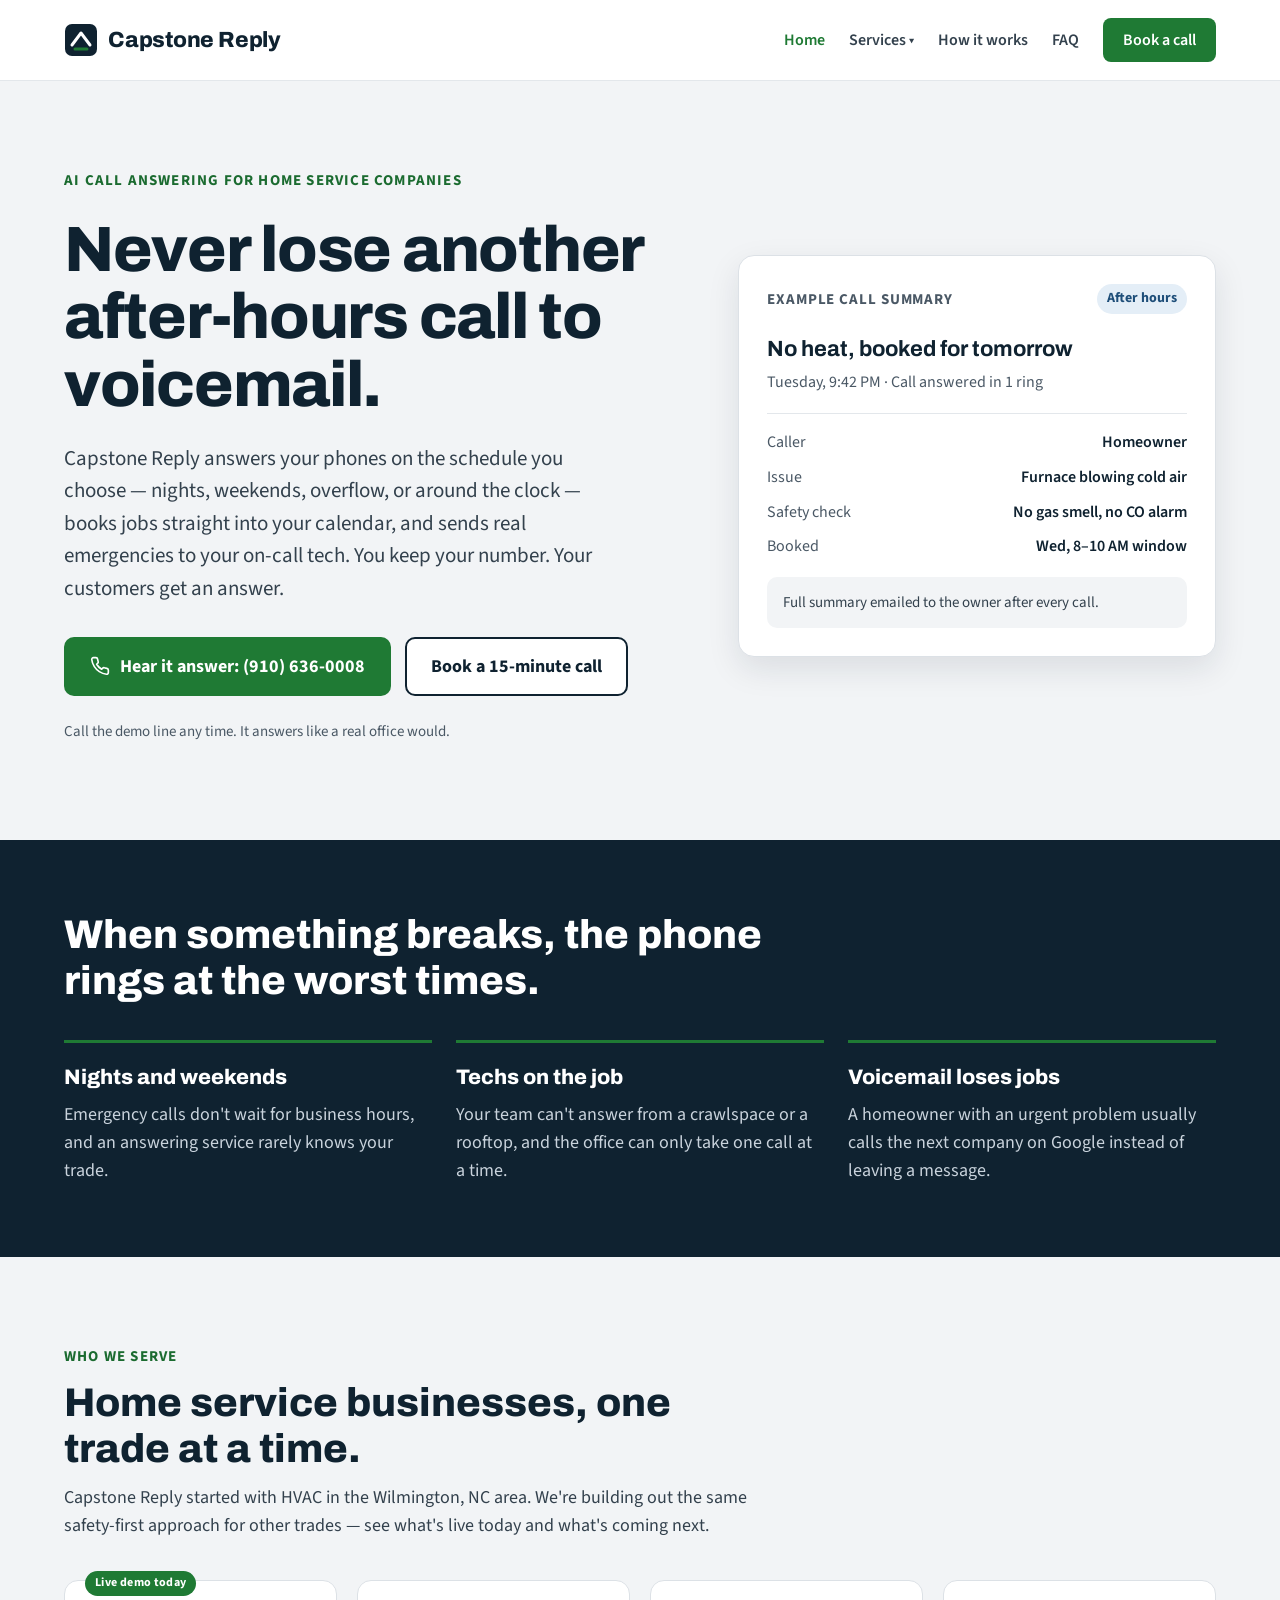
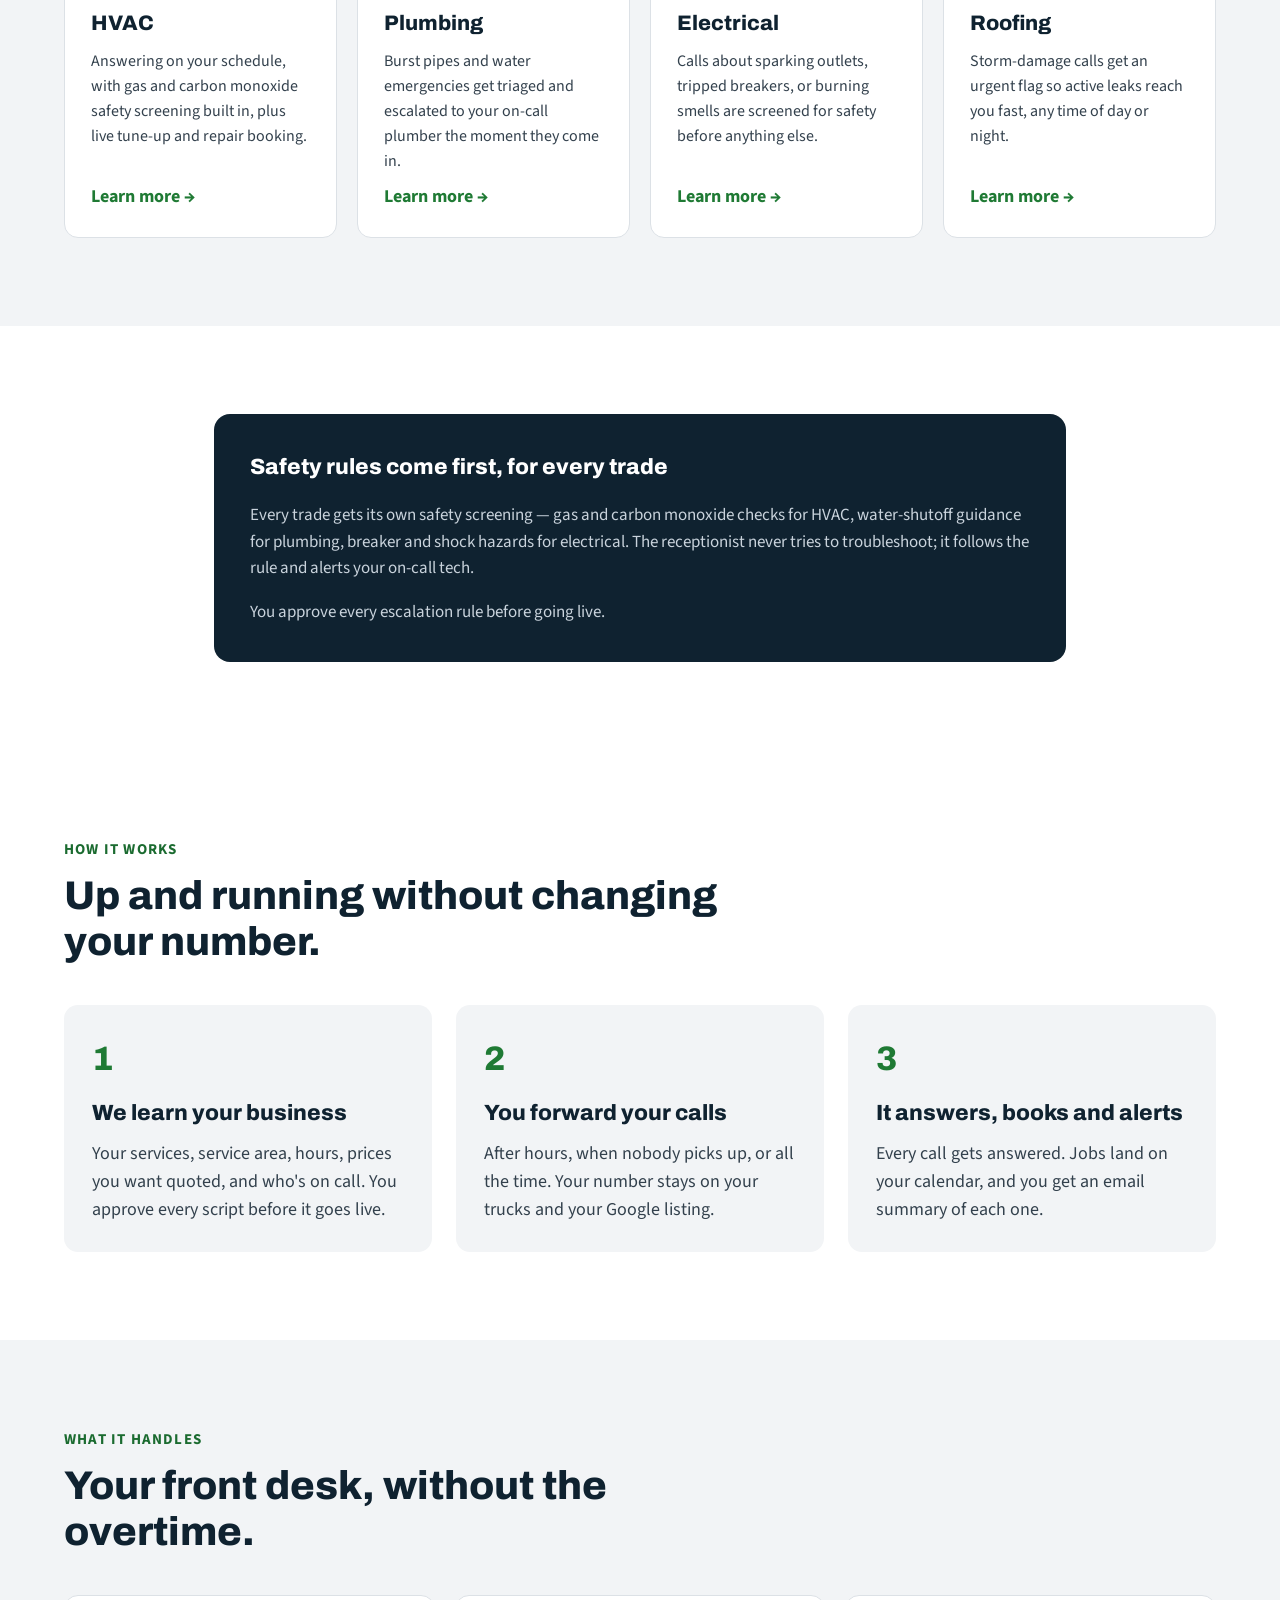
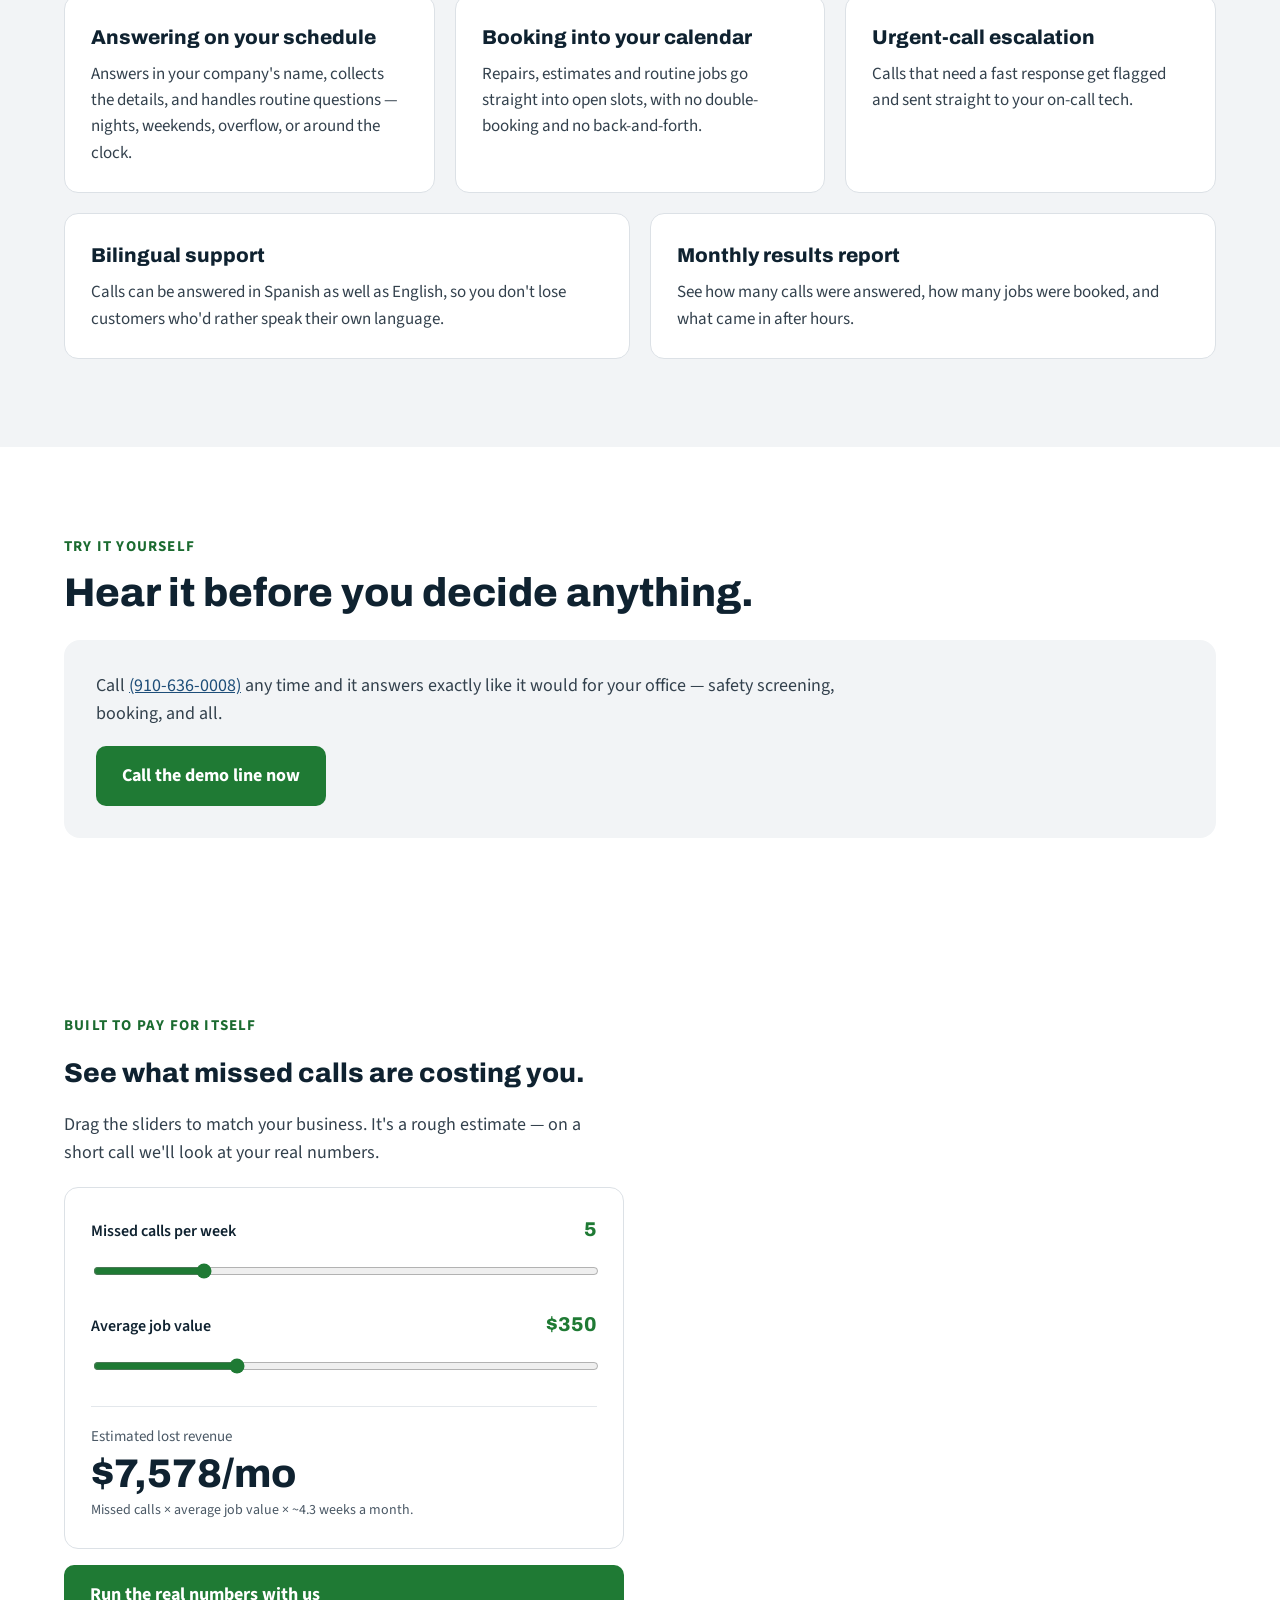
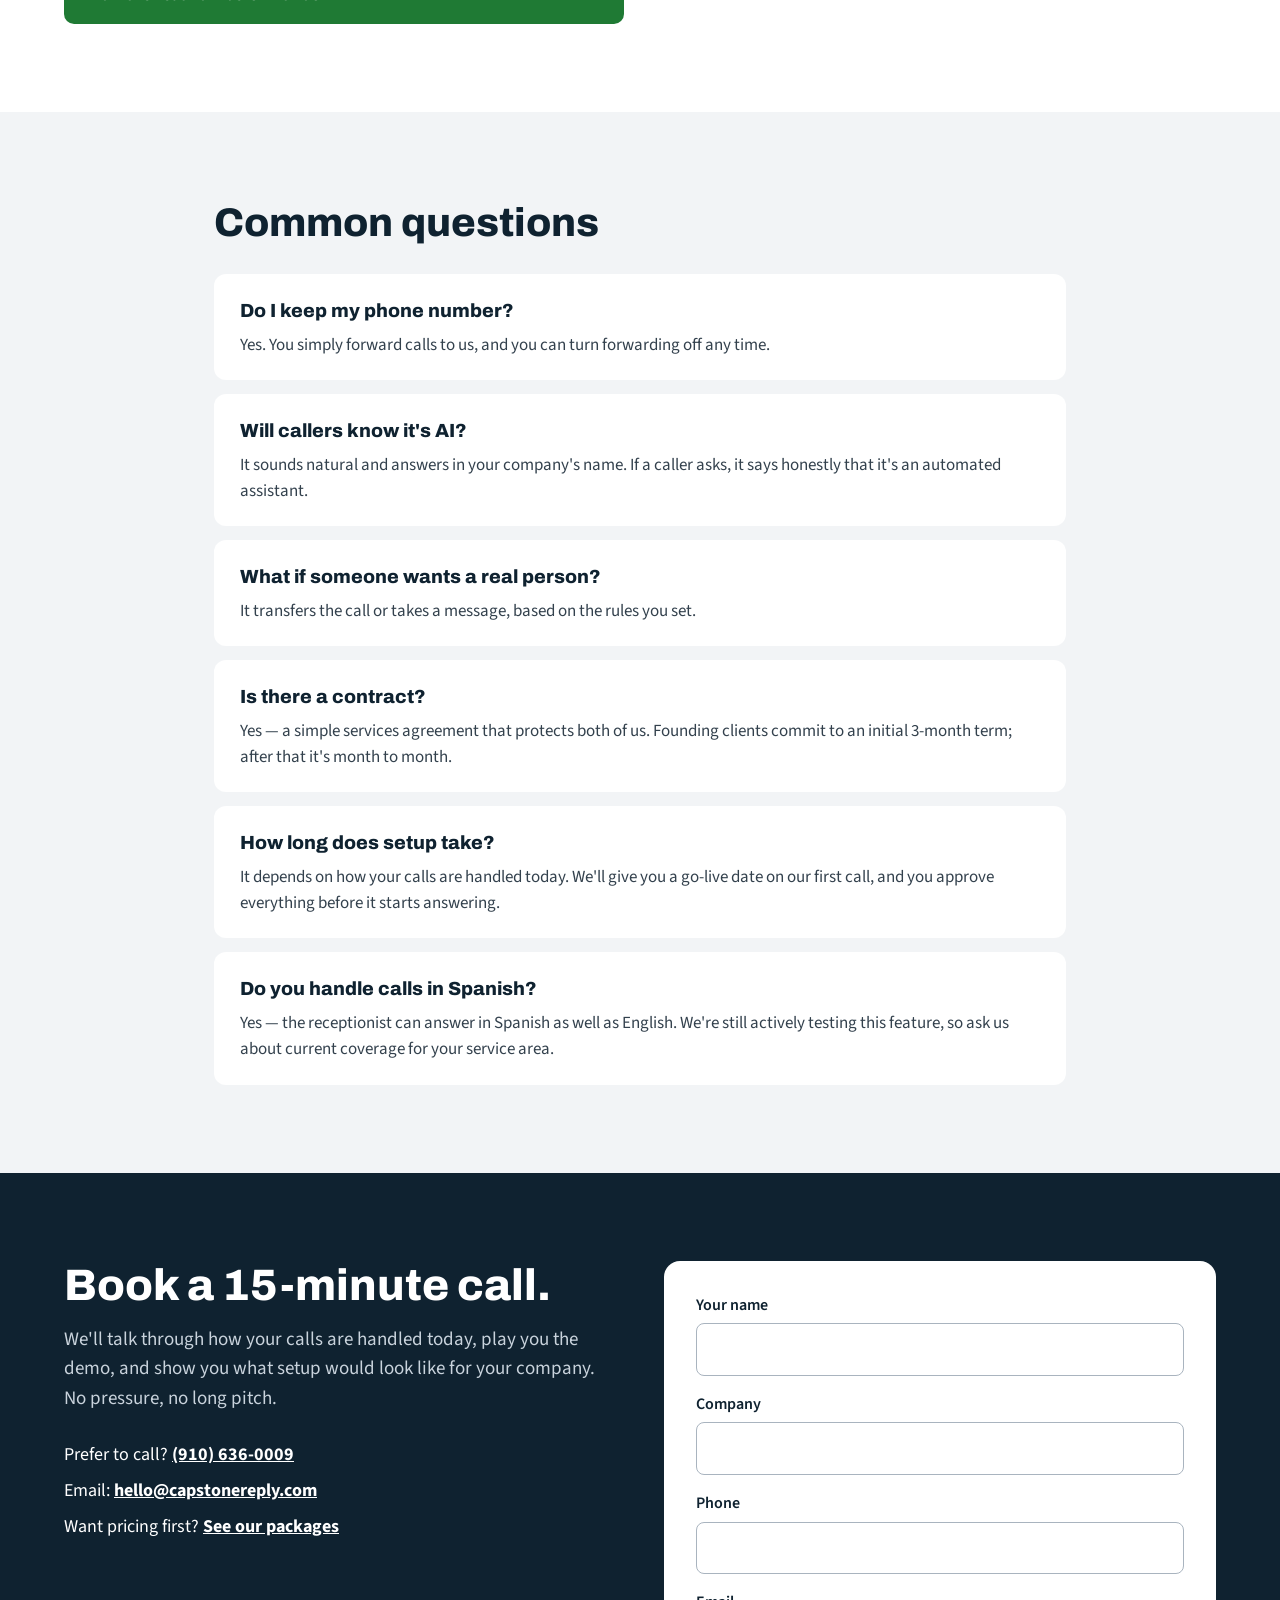
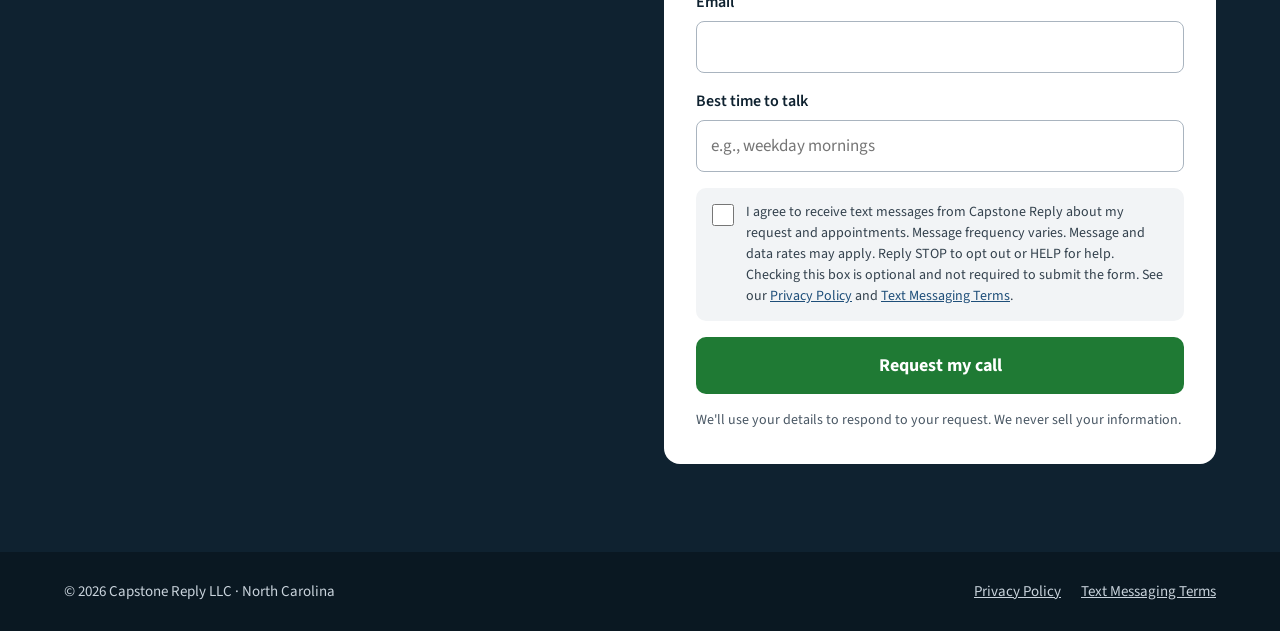
<file: index.html>
<!doctype html>
<html lang="en">
<head>
<meta charset="utf-8">
<meta name="viewport" content="width=device-width, initial-scale=1">
<title>Capstone Reply | AI call answering for home service businesses</title>
<meta name="description" content="AI call answering, booking, and safety screening for HVAC and other home service businesses in the Wilmington, NC area.">
<link rel="preconnect" href="https://fonts.googleapis.com">
<link rel="stylesheet" href="https://fonts.googleapis.com/css2?family=Archivo:wght@600;700;800&family=Source+Sans+3:wght@400;600;700&display=swap">
<link rel="stylesheet" href="/css/style.css">
</head>
<body>

<header class="site-header">
<div class="wrap header-row">
<a href="/" class="brand">
<svg width="34" height="34" viewBox="0 0 34 34" aria-hidden="true"><rect x="1" y="1" width="32" height="32" rx="7" fill="#0F2230"></rect><path d="M8 22 L17 10 L26 22" fill="none" stroke="#FFFFFF" stroke-width="3" stroke-linecap="round" stroke-linejoin="round"></path><path d="M11 26 H23" stroke="#1F7A34" stroke-width="3" stroke-linecap="round"></path></svg>
<span class="brand-name">Capstone Reply</span>
</a>
<nav aria-label="Main" class="main-nav">
<a href="/" class="navlink navlink-active">Home</a>
<div class="nav-dropdown">
<a href="/services.html" class="navlink">Services &#9662;</a>
<div class="nav-dropdown-panel">
<a href="/hvac.html" class="navlink">HVAC</a>
<a href="/plumbing.html" class="navlink">Plumbing</a>
<a href="/electrical.html" class="navlink">Electrical</a>
<a href="/roofing.html" class="navlink">Roofing</a>
<a href="/services.html" class="nav-dropdown-all">All services</a>
</div>
</div>
<a href="/#how" class="navlink">How it works</a>
<a href="/#faq" class="navlink">FAQ</a>
<a href="/#book" class="navlink navlink-cta">Book a call</a>
</nav>
</div>
</header>

<section id="top" class="hero">
<div class="wrap hero-row">
<div class="hero-copy">
<p class="eyebrow">AI call answering for home service companies</p>
<h1>Never lose another after-hours call to voicemail.</h1>
<p class="hero-sub">Capstone Reply answers your phones on the schedule you choose &mdash; nights, weekends, overflow, or around the clock &mdash; books jobs straight into your calendar, and sends real emergencies to your on-call tech. You keep your number. Your customers get an answer.</p>
<div class="hero-ctas">
<a href="tel:+19106360008" class="btn btn-primary">
<svg width="20" height="20" viewBox="0 0 24 24" fill="none" stroke="currentColor" stroke-width="2" stroke-linecap="round" stroke-linejoin="round" aria-hidden="true"><path d="M22 16.9v3a2 2 0 0 1-2.2 2 19.8 19.8 0 0 1-8.6-3.1 19.5 19.5 0 0 1-6-6A19.8 19.8 0 0 1 2.1 4.2 2 2 0 0 1 4.1 2h3a2 2 0 0 1 2 1.7c.1 1 .4 1.9.7 2.8a2 2 0 0 1-.5 2.1L8 9.9a16 16 0 0 0 6 6l1.3-1.3a2 2 0 0 1 2.1-.4c.9.3 1.8.6 2.8.7a2 2 0 0 1 1.7 2z"></path></svg>
Hear it answer: (910) 636-0008</a>
<a href="#book" class="btn btn-secondary">Book a 15-minute call</a>
</div>
<p class="hero-note">Call the demo line any time. It answers like a real office would.</p>
</div>
<div class="hero-card">
<div class="call-card">
<div class="call-card-top">
<span class="call-card-label">Example call summary</span>
<span class="call-card-badge">After hours</span>
</div>
<div class="call-card-title">
<span class="call-card-title-main">No heat, booked for tomorrow</span>
<span class="call-card-title-sub">Tuesday, 9:42 PM &middot; Call answered in 1 ring</span>
</div>
<div class="call-card-rows">
<div class="call-card-row"><span>Caller</span><span>Homeowner</span></div>
<div class="call-card-row"><span>Issue</span><span>Furnace blowing cold air</span></div>
<div class="call-card-row"><span>Safety check</span><span>No gas smell, no CO alarm</span></div>
<div class="call-card-row"><span>Booked</span><span>Wed, 8&ndash;10 AM window</span></div>
</div>
<div class="call-card-foot">Full summary emailed to the owner after every call.</div>
</div>
</div>
</div>
</section>

<section class="problem-section">
<div class="wrap">
<h2 class="problem-title">When something breaks, the phone rings at the worst times.</h2>
<div class="problem-grid">
<div class="problem-card"><h3>Nights and weekends</h3><p>Emergency calls don't wait for business hours, and an answering service rarely knows your trade.</p></div>
<div class="problem-card"><h3>Techs on the job</h3><p>Your team can't answer from a crawlspace or a rooftop, and the office can only take one call at a time.</p></div>
<div class="problem-card"><h3>Voicemail loses jobs</h3><p>A homeowner with an urgent problem usually calls the next company on Google instead of leaving a message.</p></div>
</div>
</div>
</section>

<section class="section section-light">
<div class="wrap">
<div class="section-head">
<p class="eyebrow">Who we serve</p>
<h2>Home service businesses, one trade at a time.</h2>
<p class="section-sub">Capstone Reply started with HVAC in the Wilmington, NC area. We're building out the same safety-first approach for other trades &mdash; see what's live today and what's coming next.</p>
</div>
<div class="serve-grid">
<a href="/hvac.html" class="serve-card"><span class="serve-tag">Live demo today</span><h3>HVAC</h3><p>Answering on your schedule, with gas and carbon monoxide safety screening built in, plus live tune-up and repair booking.</p><span class="serve-link">Learn more &rarr;</span></a>
<a href="/plumbing.html" class="serve-card"><h3>Plumbing</h3><p>Burst pipes and water emergencies get triaged and escalated to your on-call plumber the moment they come in.</p><span class="serve-link">Learn more &rarr;</span></a>
<a href="/electrical.html" class="serve-card"><h3>Electrical</h3><p>Calls about sparking outlets, tripped breakers, or burning smells are screened for safety before anything else.</p><span class="serve-link">Learn more &rarr;</span></a>
<a href="/roofing.html" class="serve-card"><h3>Roofing</h3><p>Storm-damage calls get an urgent flag so active leaks reach you fast, any time of day or night.</p><span class="serve-link">Learn more &rarr;</span></a>
</div>
</div>
</section>

<section class="section">
<div class="wrap-narrow">
<div class="safety-col">
<h3>Safety rules come first, for every trade</h3>
<p>Every trade gets its own safety screening &mdash; gas and carbon monoxide checks for HVAC, water-shutoff guidance for plumbing, breaker and shock hazards for electrical. The receptionist never tries to troubleshoot; it follows the rule and alerts your on-call tech.</p>
<p>You approve every escalation rule before going live.</p>
</div>
</div>
</section>

<section id="how" class="section">
<div class="wrap">
<div class="section-head">
<p class="eyebrow">How it works</p>
<h2>Up and running without changing your number.</h2>
</div>
<ol class="steps">
<li class="step-card"><span class="step-num">1</span><h3>We learn your business</h3><p>Your services, service area, hours, prices you want quoted, and who's on call. You approve every script before it goes live.</p></li>
<li class="step-card"><span class="step-num">2</span><h3>You forward your calls</h3><p>After hours, when nobody picks up, or all the time. Your number stays on your trucks and your Google listing.</p></li>
<li class="step-card"><span class="step-num">3</span><h3>It answers, books and alerts</h3><p>Every call gets answered. Jobs land on your calendar, and you get an email summary of each one.</p></li>
</ol>
</div>
</section>

<section id="features" class="section section-light">
<div class="wrap">
<div class="section-head">
<p class="eyebrow">What it handles</p>
<h2>Your front desk, without the overtime.</h2>
</div>
<div class="feature-grid">
<div class="feature-card"><h3>Answering on your schedule</h3><p>Answers in your company's name, collects the details, and handles routine questions &mdash; nights, weekends, overflow, or around the clock.</p></div>
<div class="feature-card"><h3>Booking into your calendar</h3><p>Repairs, estimates and routine jobs go straight into open slots, with no double-booking and no back-and-forth.</p></div>
<div class="feature-card"><h3>Urgent-call escalation</h3><p>Calls that need a fast response get flagged and sent straight to your on-call tech.</p></div>
<div class="feature-card"><h3>Bilingual support</h3><p>Calls can be answered in Spanish as well as English, so you don't lose customers who'd rather speak their own language.</p></div>
<div class="feature-card"><h3>Monthly results report</h3><p>See how many calls were answered, how many jobs were booked, and what came in after hours.</p></div>
</div>
</div>
</section>

<section class="section try-it-section">
<div class="wrap">
<div class="section-head">
<p class="eyebrow">Try it yourself</p>
<h2>Hear it before you decide anything.</h2>
</div>
<div class="try-it-card">
<p>Call <a href="tel:+19106360008">(910-636-0008)</a> any time and it answers exactly like it would for your office &mdash; safety screening, booking, and all.</p>
<a href="tel:+19106360008" class="btn btn-primary">Call the demo line now</a>
</div>
</div>
</section>

<section class="section">
<div class="wrap calc-row">
<div class="calc-col">
<p class="eyebrow">Built to pay for itself</p>
<h2>See what missed calls are costing you.</h2>
<p class="calc-intro">Drag the sliders to match your business. It's a rough estimate &mdash; on a short call we'll look at your real numbers.</p>
<div class="calc-card">
<div class="calc-field">
<div class="calc-field-row"><label for="calc-calls">Missed calls per week</label><span id="calc-calls-val" class="calc-val">5</span></div>
<input id="calc-calls" type="range" min="1" max="20" value="5" step="1" aria-label="Missed calls per week">
</div>
<div class="calc-field">
<div class="calc-field-row"><label for="calc-value">Average job value</label><span id="calc-value-val" class="calc-val">$350</span></div>
<input id="calc-value" type="range" min="100" max="1000" value="350" step="25" aria-label="Average job value">
</div>
<div class="calc-result-box">
<span class="calc-result-label">Estimated lost revenue</span>
<span id="calc-result" class="calc-result-value">$7,578/mo</span>
<span class="calc-result-sub">Missed calls &times; average job value &times; ~4.3 weeks a month.</span>
</div>
</div>
<a href="#book" class="btn btn-primary">Run the real numbers with us</a>
</div>
</div>
</section>

<section id="faq" class="section section-light">
<div class="wrap-narrow">
<h2>Common questions</h2>
<div class="faq-list">
<div class="faq-card"><h3>Do I keep my phone number?</h3><p>Yes. You simply forward calls to us, and you can turn forwarding off any time.</p></div>
<div class="faq-card"><h3>Will callers know it's AI?</h3><p>It sounds natural and answers in your company's name. If a caller asks, it says honestly that it's an automated assistant.</p></div>
<div class="faq-card"><h3>What if someone wants a real person?</h3><p>It transfers the call or takes a message, based on the rules you set.</p></div>
<div class="faq-card"><h3>Is there a contract?</h3><p>Yes &mdash; a simple services agreement that protects both of us. Founding clients commit to an initial 3-month term; after that it's month to month.</p></div>
<div class="faq-card"><h3>How long does setup take?</h3><p>It depends on how your calls are handled today. We'll give you a go-live date on our first call, and you approve everything before it starts answering.</p></div>
<div class="faq-card"><h3>Do you handle calls in Spanish?</h3><p>Yes &mdash; the receptionist can answer in Spanish as well as English. We're still actively testing this feature, so ask us about current coverage for your service area.</p></div>
</div>
</div>
</section>

<section id="book" class="book-section">
<div class="wrap book-row">
<div class="book-copy">
<h2>Book a 15-minute call.</h2>
<p>We'll talk through how your calls are handled today, play you the demo, and show you what setup would look like for your company. No pressure, no long pitch.</p>
<div class="book-contacts">
<span>Prefer to call? <a href="tel:+19106360009">(910) 636-0009</a></span>
<span>Email: <a href="mailto:hello@capstonereply.com">hello@capstonereply.com</a></span>
<span>Want pricing first? <a href="/pricing.html">See our packages</a></span>
</div>
</div>
<form name="book-a-call" method="POST" data-netlify="true" netlify-honeypot="bot-field" class="book-form" aria-label="Book a call">
<input type="hidden" name="form-name" value="book-a-call">
<p class="hidden-field"><label>Don't fill this out if you're human: <input name="bot-field"></label></p>
<div class="form-field">
<label for="f-name">Your name</label>
<input id="f-name" name="name" type="text" autocomplete="name" required>
</div>
<div class="form-field">
<label for="f-company">Company</label>
<input id="f-company" name="company" type="text" autocomplete="organization">
</div>
<div class="form-row">
<div class="form-field">
<label for="f-phone">Phone</label>
<input id="f-phone" name="phone" type="tel" autocomplete="tel" required>
</div>
<div class="form-field">
<label for="f-email">Email</label>
<input id="f-email" name="email" type="email" autocomplete="email" required>
</div>
</div>
<div class="form-field">
<label for="f-time">Best time to talk</label>
<input id="f-time" name="best_time" type="text" placeholder="e.g., weekday mornings">
</div>
<div class="sms-consent">
<input id="f-sms" name="sms_consent" type="checkbox">
<label for="f-sms">I agree to receive text messages from Capstone Reply about my request and appointments. Message frequency varies. Message and data rates may apply. Reply STOP to opt out or HELP for help. Checking this box is optional and not required to submit the form. See our <a href="https://capstonereply.com/privacy">Privacy Policy</a> and <a href="https://capstonereply.com/sms-terms">Text Messaging Terms</a>.</label>
</div>
<button type="submit" class="btn btn-submit">Request my call</button>
<p class="form-fineprint">We'll use your details to respond to your request. We never sell your information.</p>
</form>
</div>
</section>

<footer class="site-footer">
<div class="wrap footer-row">
<span>&copy; 2026 Capstone Reply LLC &middot; North Carolina</span>
<nav aria-label="Legal" class="footer-legal">
<a href="https://capstonereply.com/privacy">Privacy Policy</a>
<a href="https://capstonereply.com/sms-terms">Text Messaging Terms</a>
</nav>
</div>
</footer>
</body>
</html>

<script>
(function(){
  function fmtMoney(n){ return '$' + Math.round(n).toLocaleString('en-US'); }
  function recalc(){
    var callsEl = document.getElementById('calc-calls');
    var valueEl = document.getElementById('calc-value');
    if (!callsEl || !valueEl) return;
    var calls = parseInt(callsEl.value, 10);
    var value = parseInt(valueEl.value, 10);
    document.getElementById('calc-calls-val').textContent = calls;
    document.getElementById('calc-value-val').textContent = fmtMoney(value);
    var monthly = calls * value * 4.33;
    document.getElementById('calc-result').textContent = fmtMoney(monthly) + '/mo';
  }
  var callsEl = document.getElementById('calc-calls');
  var valueEl = document.getElementById('calc-value');
  if (callsEl && valueEl) {
    callsEl.addEventListener('input', recalc);
    valueEl.addEventListener('input', recalc);
    recalc();
  }
})();
</script>
</file>
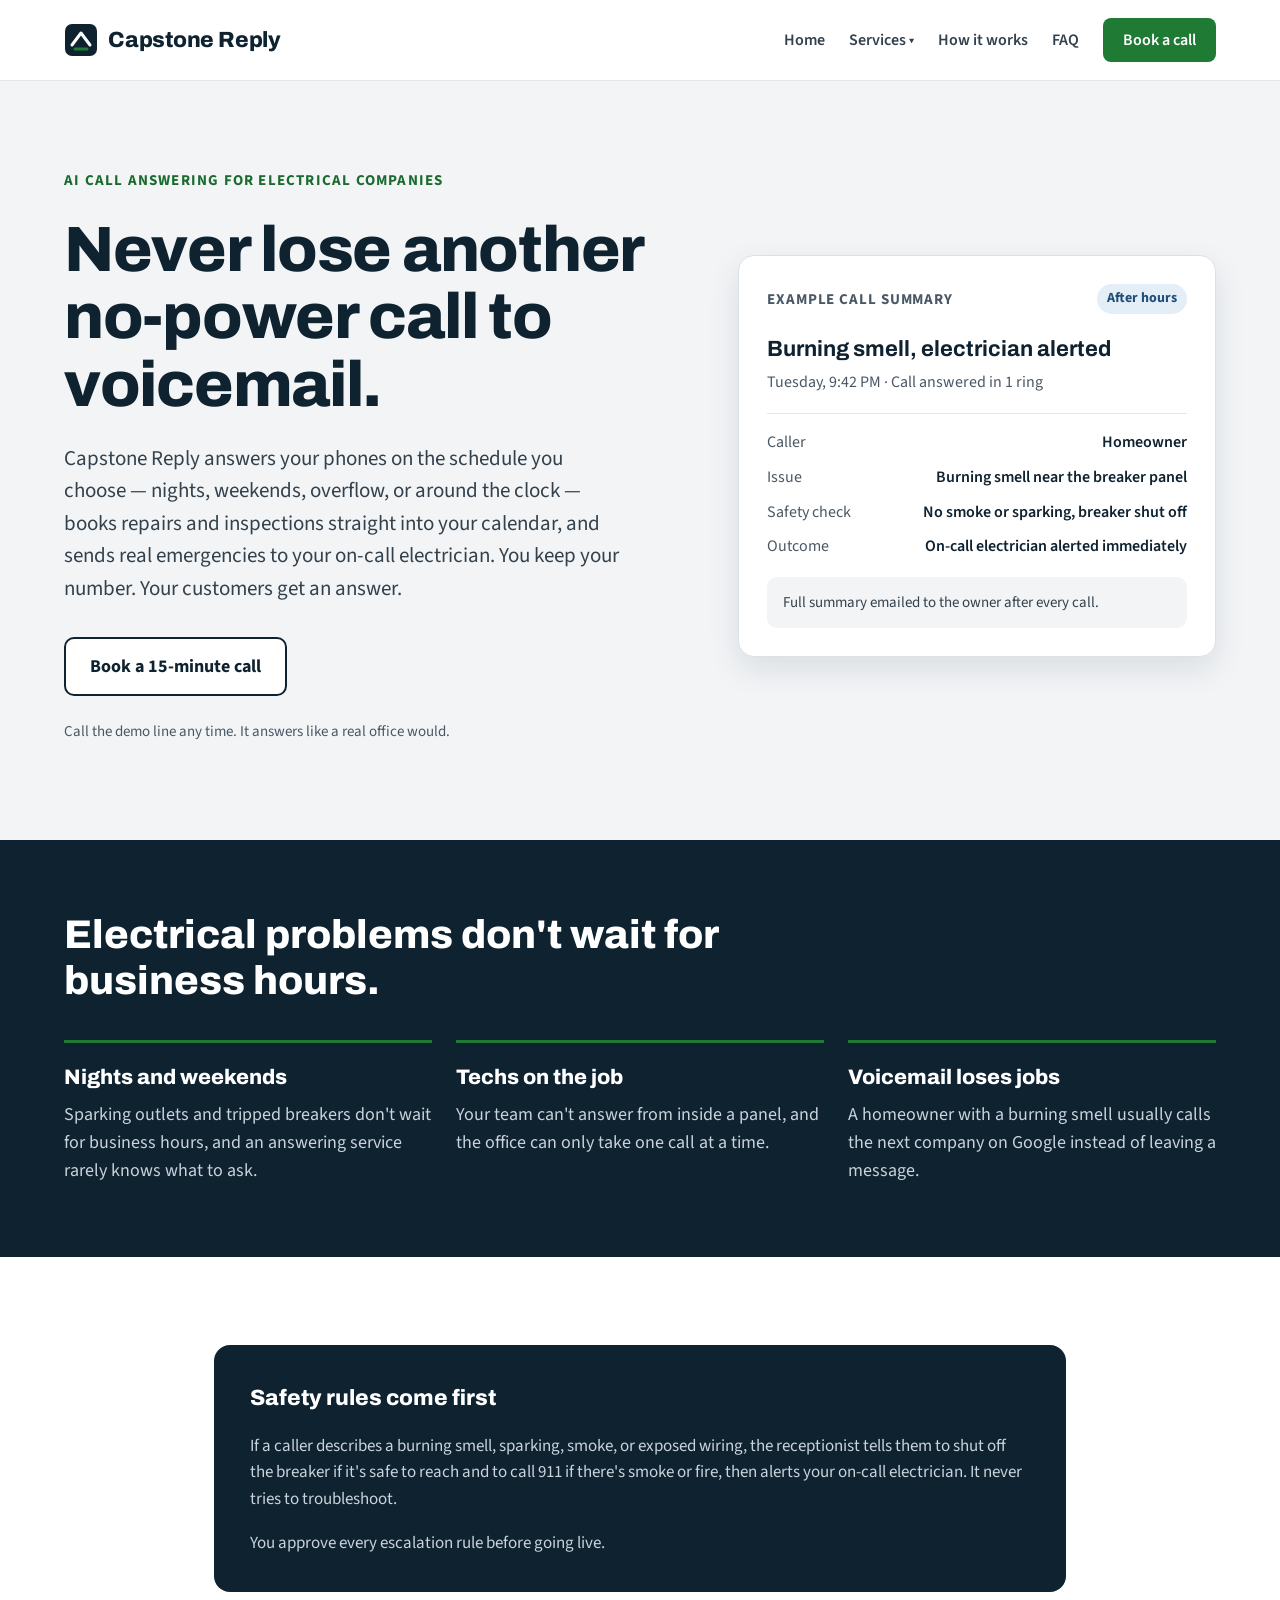
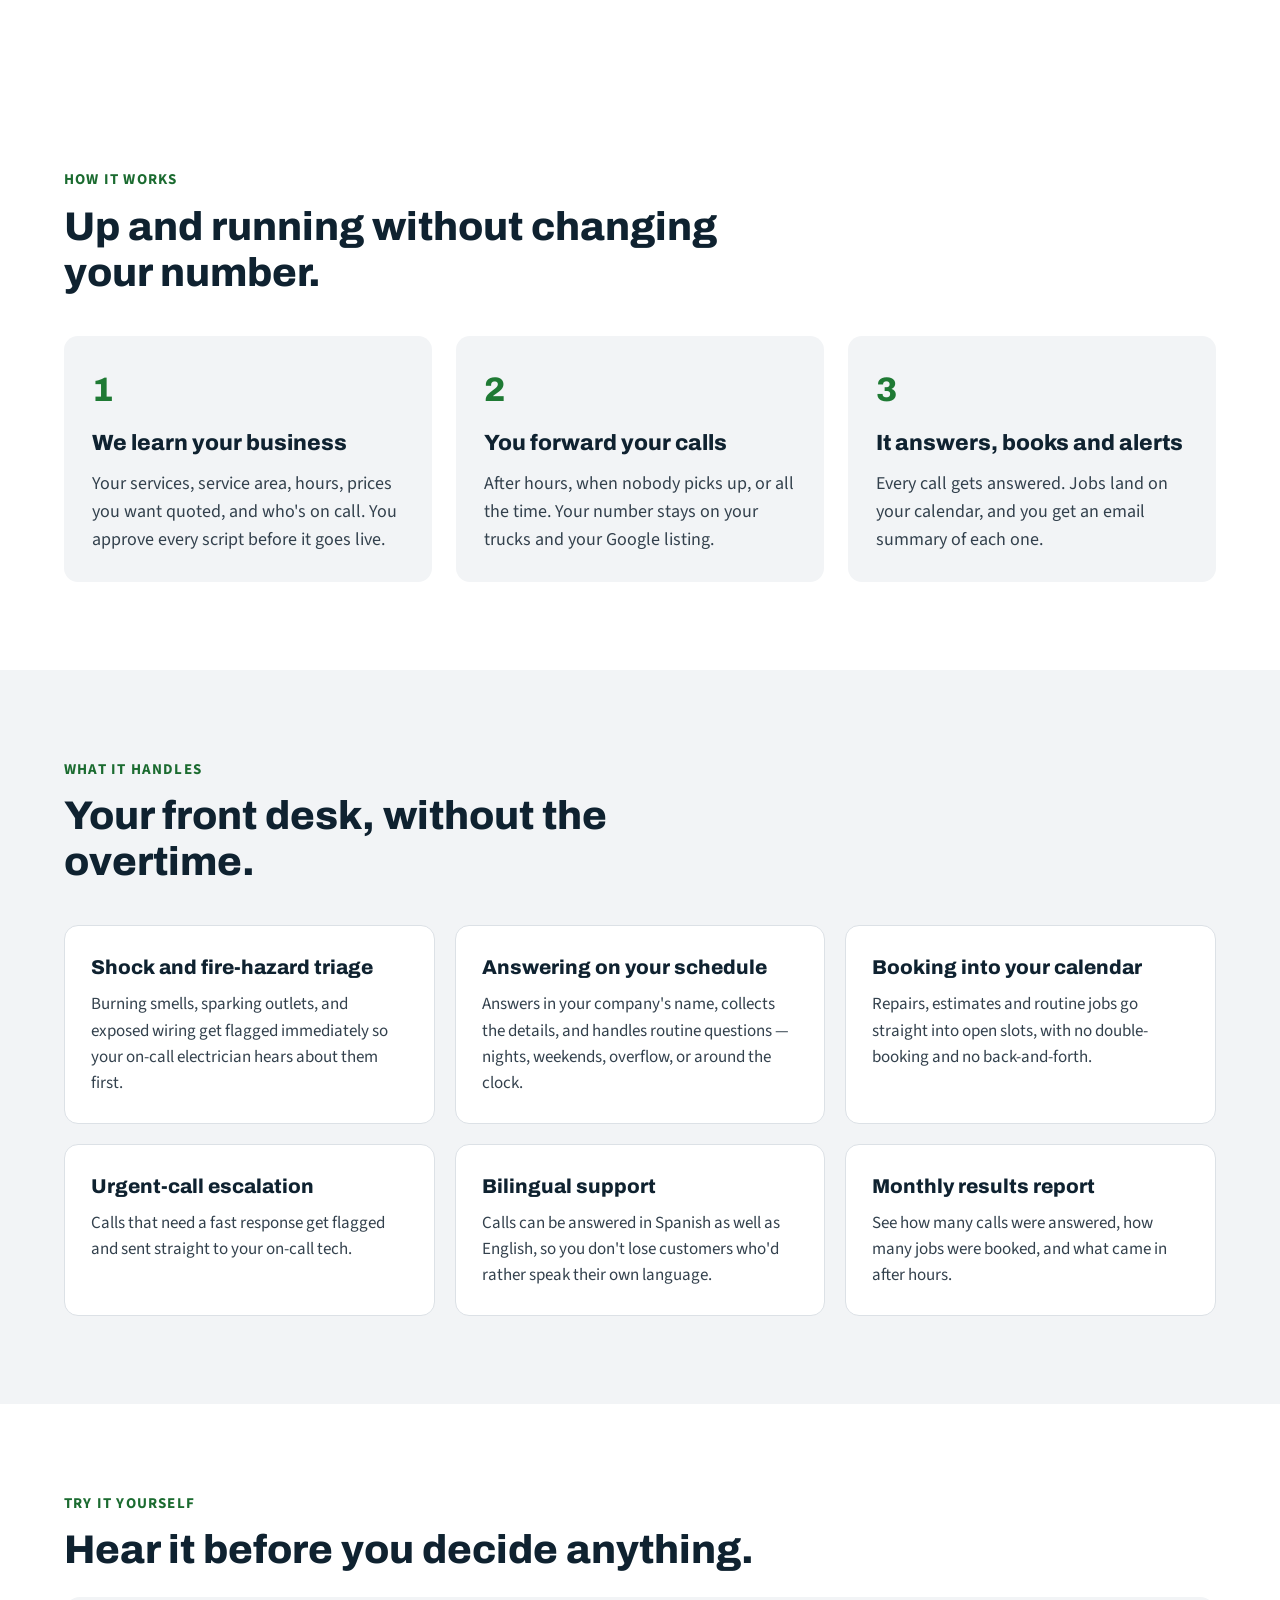
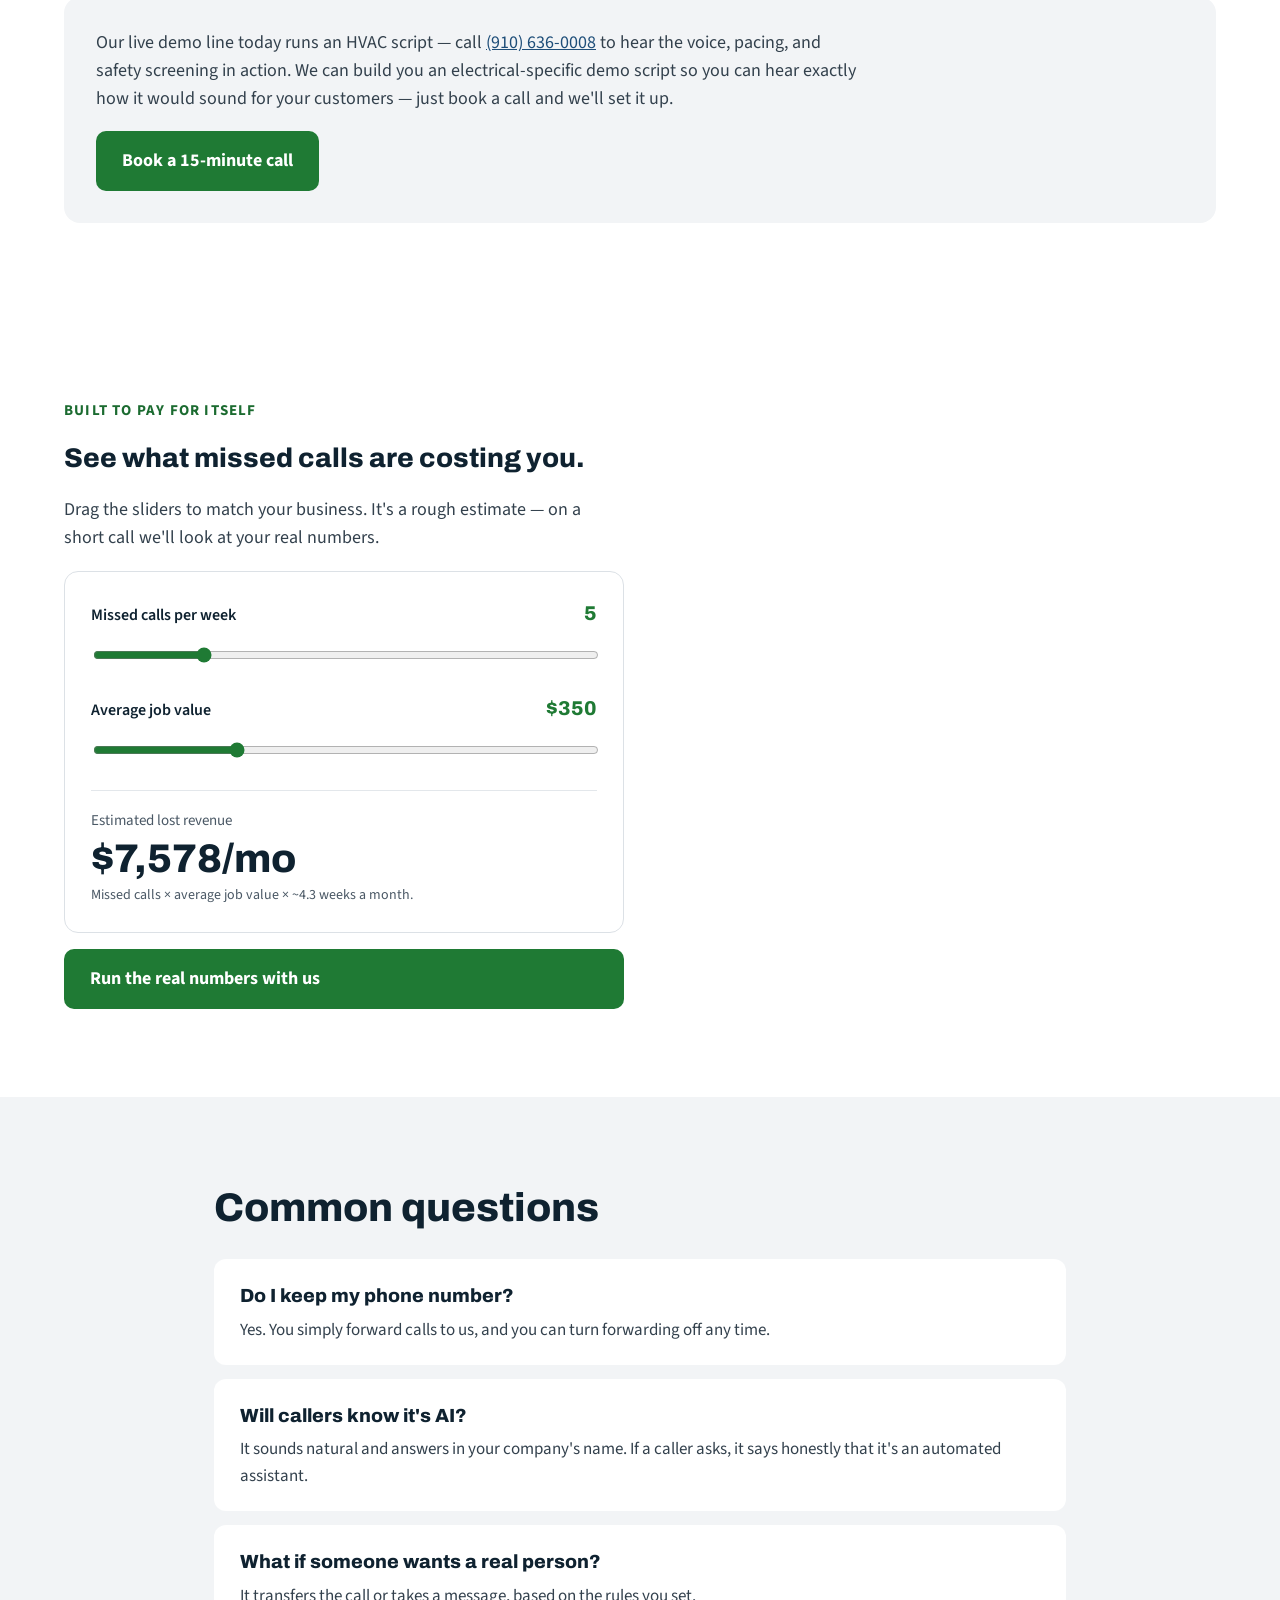
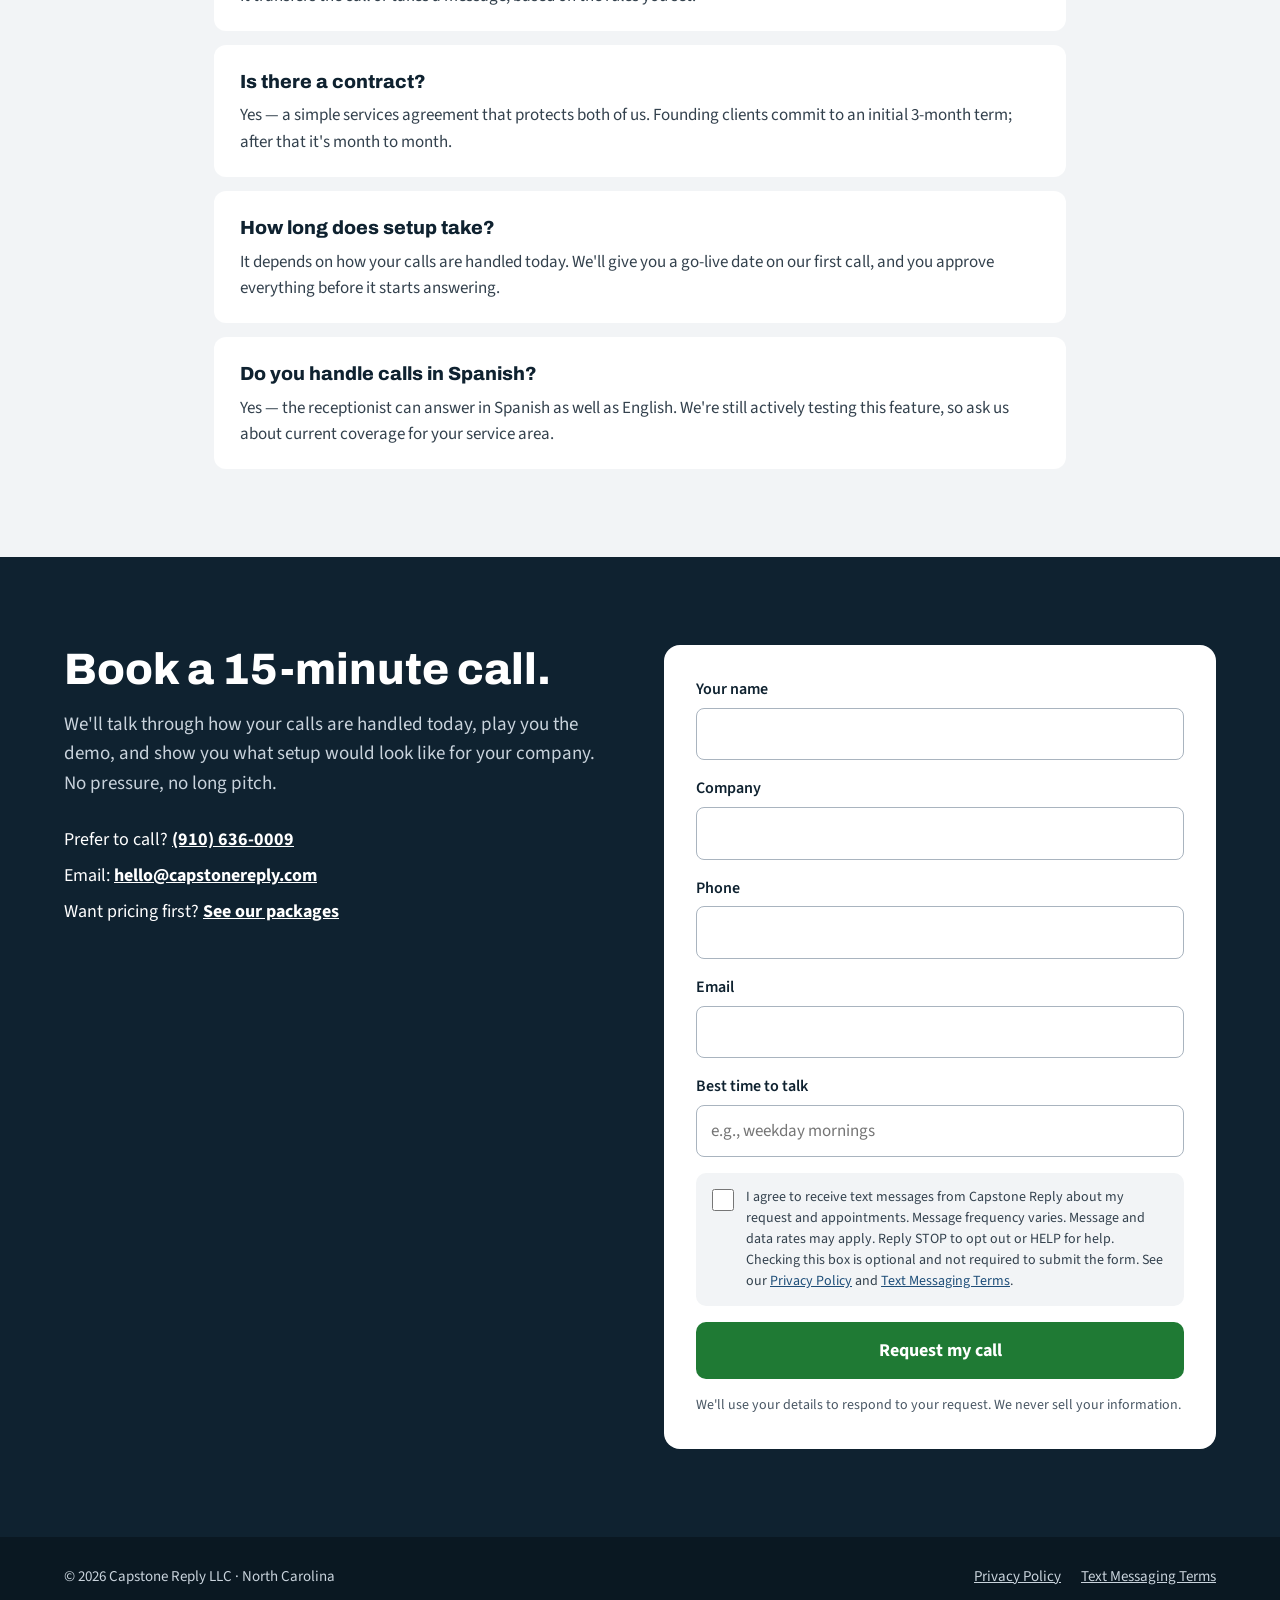
<file: electrical.html>
<!doctype html>
<html lang="en">
<head>
<meta charset="utf-8">
<meta name="viewport" content="width=device-width, initial-scale=1">
<title>AI Call Answering for Electrical Companies | Capstone Reply</title>
<meta name="description" content="AI call answering for electrical companies: safety screening for sparking, burning smells, and breaker issues, plus live booking.">
<link rel="preconnect" href="https://fonts.googleapis.com">
<link rel="stylesheet" href="https://fonts.googleapis.com/css2?family=Archivo:wght@600;700;800&family=Source+Sans+3:wght@400;600;700&display=swap">
<link rel="stylesheet" href="/css/style.css">
</head>
<body>

<header class="site-header">
<div class="wrap header-row">
<a href="/" class="brand">
<svg width="34" height="34" viewBox="0 0 34 34" aria-hidden="true"><rect x="1" y="1" width="32" height="32" rx="7" fill="#0F2230"></rect><path d="M8 22 L17 10 L26 22" fill="none" stroke="#FFFFFF" stroke-width="3" stroke-linecap="round" stroke-linejoin="round"></path><path d="M11 26 H23" stroke="#1F7A34" stroke-width="3" stroke-linecap="round"></path></svg>
<span class="brand-name">Capstone Reply</span>
</a>
<nav aria-label="Main" class="main-nav">
<a href="/" class="navlink">Home</a>
<div class="nav-dropdown">
<a href="/services.html" class="navlink">Services &#9662;</a>
<div class="nav-dropdown-panel">
<a href="/hvac.html" class="navlink">HVAC</a>
<a href="/plumbing.html" class="navlink">Plumbing</a>
<a href="/electrical.html" class="navlink navlink-active">Electrical</a>
<a href="/roofing.html" class="navlink">Roofing</a>
<a href="/services.html" class="nav-dropdown-all">All services</a>
</div>
</div>
<a href="/#how" class="navlink">How it works</a>
<a href="/#faq" class="navlink">FAQ</a>
<a href="/#book" class="navlink navlink-cta">Book a call</a>
</nav>
</div>
</header>

<section id="top" class="hero">
<div class="wrap hero-row">
<div class="hero-copy">
<p class="eyebrow">AI call answering for electrical companies</p>
<h1>Never lose another no-power call to voicemail.</h1>
<p class="hero-sub">Capstone Reply answers your phones on the schedule you choose &mdash; nights, weekends, overflow, or around the clock &mdash; books repairs and inspections straight into your calendar, and sends real emergencies to your on-call electrician. You keep your number. Your customers get an answer.</p>
<div class="hero-ctas">

<a href="#book" class="btn btn-secondary">Book a 15-minute call</a>
</div>
<p class="hero-note">Call the demo line any time. It answers like a real office would.</p>
</div>
<div class="hero-card">
<div class="call-card">
<div class="call-card-top">
<span class="call-card-label">Example call summary</span>
<span class="call-card-badge">After hours</span>
</div>
<div class="call-card-title">
<span class="call-card-title-main">Burning smell, electrician alerted</span>
<span class="call-card-title-sub">Tuesday, 9:42 PM &middot; Call answered in 1 ring</span>
</div>
<div class="call-card-rows">
<div class="call-card-row"><span>Caller</span><span>Homeowner</span></div>
<div class="call-card-row"><span>Issue</span><span>Burning smell near the breaker panel</span></div>
<div class="call-card-row"><span>Safety check</span><span>No smoke or sparking, breaker shut off</span></div>
<div class="call-card-row"><span>Outcome</span><span>On-call electrician alerted immediately</span></div>
</div>
<div class="call-card-foot">Full summary emailed to the owner after every call.</div>
</div>
</div>
</div>
</section>

<section class="problem-section">
<div class="wrap">
<h2 class="problem-title">Electrical problems don't wait for business hours.</h2>
<div class="problem-grid">
<div class="problem-card"><h3>Nights and weekends</h3><p>Sparking outlets and tripped breakers don't wait for business hours, and an answering service rarely knows what to ask.</p></div>
<div class="problem-card"><h3>Techs on the job</h3><p>Your team can't answer from inside a panel, and the office can only take one call at a time.</p></div>
<div class="problem-card"><h3>Voicemail loses jobs</h3><p>A homeowner with a burning smell usually calls the next company on Google instead of leaving a message.</p></div>
</div>
</div>
</section>

<section class="section">
<div class="wrap-narrow">
<div class="safety-col">
<h3>Safety rules come first</h3>
<p>If a caller describes a burning smell, sparking, smoke, or exposed wiring, the receptionist tells them to shut off the breaker if it's safe to reach and to call 911 if there's smoke or fire, then alerts your on-call electrician. It never tries to troubleshoot.</p>
<p>You approve every escalation rule before going live.</p>
</div>
</div>
</section>

<section id="how" class="section">
<div class="wrap">
<div class="section-head">
<p class="eyebrow">How it works</p>
<h2>Up and running without changing your number.</h2>
</div>
<ol class="steps">
<li class="step-card"><span class="step-num">1</span><h3>We learn your business</h3><p>Your services, service area, hours, prices you want quoted, and who's on call. You approve every script before it goes live.</p></li>
<li class="step-card"><span class="step-num">2</span><h3>You forward your calls</h3><p>After hours, when nobody picks up, or all the time. Your number stays on your trucks and your Google listing.</p></li>
<li class="step-card"><span class="step-num">3</span><h3>It answers, books and alerts</h3><p>Every call gets answered. Jobs land on your calendar, and you get an email summary of each one.</p></li>
</ol>
</div>
</section>

<section id="features" class="section section-light">
<div class="wrap">
<div class="section-head">
<p class="eyebrow">What it handles</p>
<h2>Your front desk, without the overtime.</h2>
</div>
<div class="feature-grid">
<div class="feature-card"><h3>Shock and fire-hazard triage</h3><p>Burning smells, sparking outlets, and exposed wiring get flagged immediately so your on-call electrician hears about them first.</p></div>
<div class="feature-card"><h3>Answering on your schedule</h3><p>Answers in your company's name, collects the details, and handles routine questions &mdash; nights, weekends, overflow, or around the clock.</p></div>
<div class="feature-card"><h3>Booking into your calendar</h3><p>Repairs, estimates and routine jobs go straight into open slots, with no double-booking and no back-and-forth.</p></div>
<div class="feature-card"><h3>Urgent-call escalation</h3><p>Calls that need a fast response get flagged and sent straight to your on-call tech.</p></div>
<div class="feature-card"><h3>Bilingual support</h3><p>Calls can be answered in Spanish as well as English, so you don't lose customers who'd rather speak their own language.</p></div>
<div class="feature-card"><h3>Monthly results report</h3><p>See how many calls were answered, how many jobs were booked, and what came in after hours.</p></div>
</div>
</div>
</section>

<section class="section try-it-section">
<div class="wrap">
<div class="section-head">
<p class="eyebrow">Try it yourself</p>
<h2>Hear it before you decide anything.</h2>
</div>
<div class="try-it-card">
<p>Our live demo line today runs an HVAC script &mdash; call <a href="tel:+19106360008">(910) 636-0008</a> to hear the voice, pacing, and safety screening in action. We can build you an electrical-specific demo script so you can hear exactly how it would sound for your customers &mdash; just book a call and we'll set it up.</p>
<a href="#book" class="btn btn-primary">Book a 15-minute call</a>
</div>
</div>
</section>

<section class="section">
<div class="wrap calc-row">
<div class="calc-col">
<p class="eyebrow">Built to pay for itself</p>
<h2>See what missed calls are costing you.</h2>
<p class="calc-intro">Drag the sliders to match your business. It's a rough estimate &mdash; on a short call we'll look at your real numbers.</p>
<div class="calc-card">
<div class="calc-field">
<div class="calc-field-row"><label for="calc-calls">Missed calls per week</label><span id="calc-calls-val" class="calc-val">5</span></div>
<input id="calc-calls" type="range" min="1" max="20" value="5" step="1" aria-label="Missed calls per week">
</div>
<div class="calc-field">
<div class="calc-field-row"><label for="calc-value">Average job value</label><span id="calc-value-val" class="calc-val">$350</span></div>
<input id="calc-value" type="range" min="100" max="1000" value="350" step="25" aria-label="Average job value">
</div>
<div class="calc-result-box">
<span class="calc-result-label">Estimated lost revenue</span>
<span id="calc-result" class="calc-result-value">$7,578/mo</span>
<span class="calc-result-sub">Missed calls &times; average job value &times; ~4.3 weeks a month.</span>
</div>
</div>
<a href="#book" class="btn btn-primary">Run the real numbers with us</a>
</div>
</div>
</section>

<section id="faq" class="section section-light">
<div class="wrap-narrow">
<h2>Common questions</h2>
<div class="faq-list">
<div class="faq-card"><h3>Do I keep my phone number?</h3><p>Yes. You simply forward calls to us, and you can turn forwarding off any time.</p></div>
<div class="faq-card"><h3>Will callers know it's AI?</h3><p>It sounds natural and answers in your company's name. If a caller asks, it says honestly that it's an automated assistant.</p></div>
<div class="faq-card"><h3>What if someone wants a real person?</h3><p>It transfers the call or takes a message, based on the rules you set.</p></div>
<div class="faq-card"><h3>Is there a contract?</h3><p>Yes &mdash; a simple services agreement that protects both of us. Founding clients commit to an initial 3-month term; after that it's month to month.</p></div>
<div class="faq-card"><h3>How long does setup take?</h3><p>It depends on how your calls are handled today. We'll give you a go-live date on our first call, and you approve everything before it starts answering.</p></div>
<div class="faq-card"><h3>Do you handle calls in Spanish?</h3><p>Yes &mdash; the receptionist can answer in Spanish as well as English. We're still actively testing this feature, so ask us about current coverage for your service area.</p></div>
</div>
</div>
</section>

<section id="book" class="book-section">
<div class="wrap book-row">
<div class="book-copy">
<h2>Book a 15-minute call.</h2>
<p>We'll talk through how your calls are handled today, play you the demo, and show you what setup would look like for your company. No pressure, no long pitch.</p>
<div class="book-contacts">
<span>Prefer to call? <a href="tel:+19106360009">(910) 636-0009</a></span>
<span>Email: <a href="mailto:hello@capstonereply.com">hello@capstonereply.com</a></span>
<span>Want pricing first? <a href="/pricing.html">See our packages</a></span>
</div>
</div>
<form name="book-a-call" method="POST" data-netlify="true" netlify-honeypot="bot-field" class="book-form" aria-label="Book a call">
<input type="hidden" name="form-name" value="book-a-call">
<p class="hidden-field"><label>Don't fill this out if you're human: <input name="bot-field"></label></p>
<div class="form-field">
<label for="f-name">Your name</label>
<input id="f-name" name="name" type="text" autocomplete="name" required>
</div>
<div class="form-field">
<label for="f-company">Company</label>
<input id="f-company" name="company" type="text" autocomplete="organization">
</div>
<div class="form-row">
<div class="form-field">
<label for="f-phone">Phone</label>
<input id="f-phone" name="phone" type="tel" autocomplete="tel" required>
</div>
<div class="form-field">
<label for="f-email">Email</label>
<input id="f-email" name="email" type="email" autocomplete="email" required>
</div>
</div>
<div class="form-field">
<label for="f-time">Best time to talk</label>
<input id="f-time" name="best_time" type="text" placeholder="e.g., weekday mornings">
</div>
<div class="sms-consent">
<input id="f-sms" name="sms_consent" type="checkbox">
<label for="f-sms">I agree to receive text messages from Capstone Reply about my request and appointments. Message frequency varies. Message and data rates may apply. Reply STOP to opt out or HELP for help. Checking this box is optional and not required to submit the form. See our <a href="https://capstonereply.com/privacy">Privacy Policy</a> and <a href="https://capstonereply.com/sms-terms">Text Messaging Terms</a>.</label>
</div>
<button type="submit" class="btn btn-submit">Request my call</button>
<p class="form-fineprint">We'll use your details to respond to your request. We never sell your information.</p>
</form>
</div>
</section>

<footer class="site-footer">
<div class="wrap footer-row">
<span>&copy; 2026 Capstone Reply LLC &middot; North Carolina</span>
<nav aria-label="Legal" class="footer-legal">
<a href="https://capstonereply.com/privacy">Privacy Policy</a>
<a href="https://capstonereply.com/sms-terms">Text Messaging Terms</a>
</nav>
</div>
</footer>
</body>
</html>

<script>
(function(){
  function fmtMoney(n){ return '$' + Math.round(n).toLocaleString('en-US'); }
  function recalc(){
    var callsEl = document.getElementById('calc-calls');
    var valueEl = document.getElementById('calc-value');
    if (!callsEl || !valueEl) return;
    var calls = parseInt(callsEl.value, 10);
    var value = parseInt(valueEl.value, 10);
    document.getElementById('calc-calls-val').textContent = calls;
    document.getElementById('calc-value-val').textContent = fmtMoney(value);
    var monthly = calls * value * 4.33;
    document.getElementById('calc-result').textContent = fmtMoney(monthly) + '/mo';
  }
  var callsEl = document.getElementById('calc-calls');
  var valueEl = document.getElementById('calc-value');
  if (callsEl && valueEl) {
    callsEl.addEventListener('input', recalc);
    valueEl.addEventListener('input', recalc);
    recalc();
  }
})();
</script>
</file>
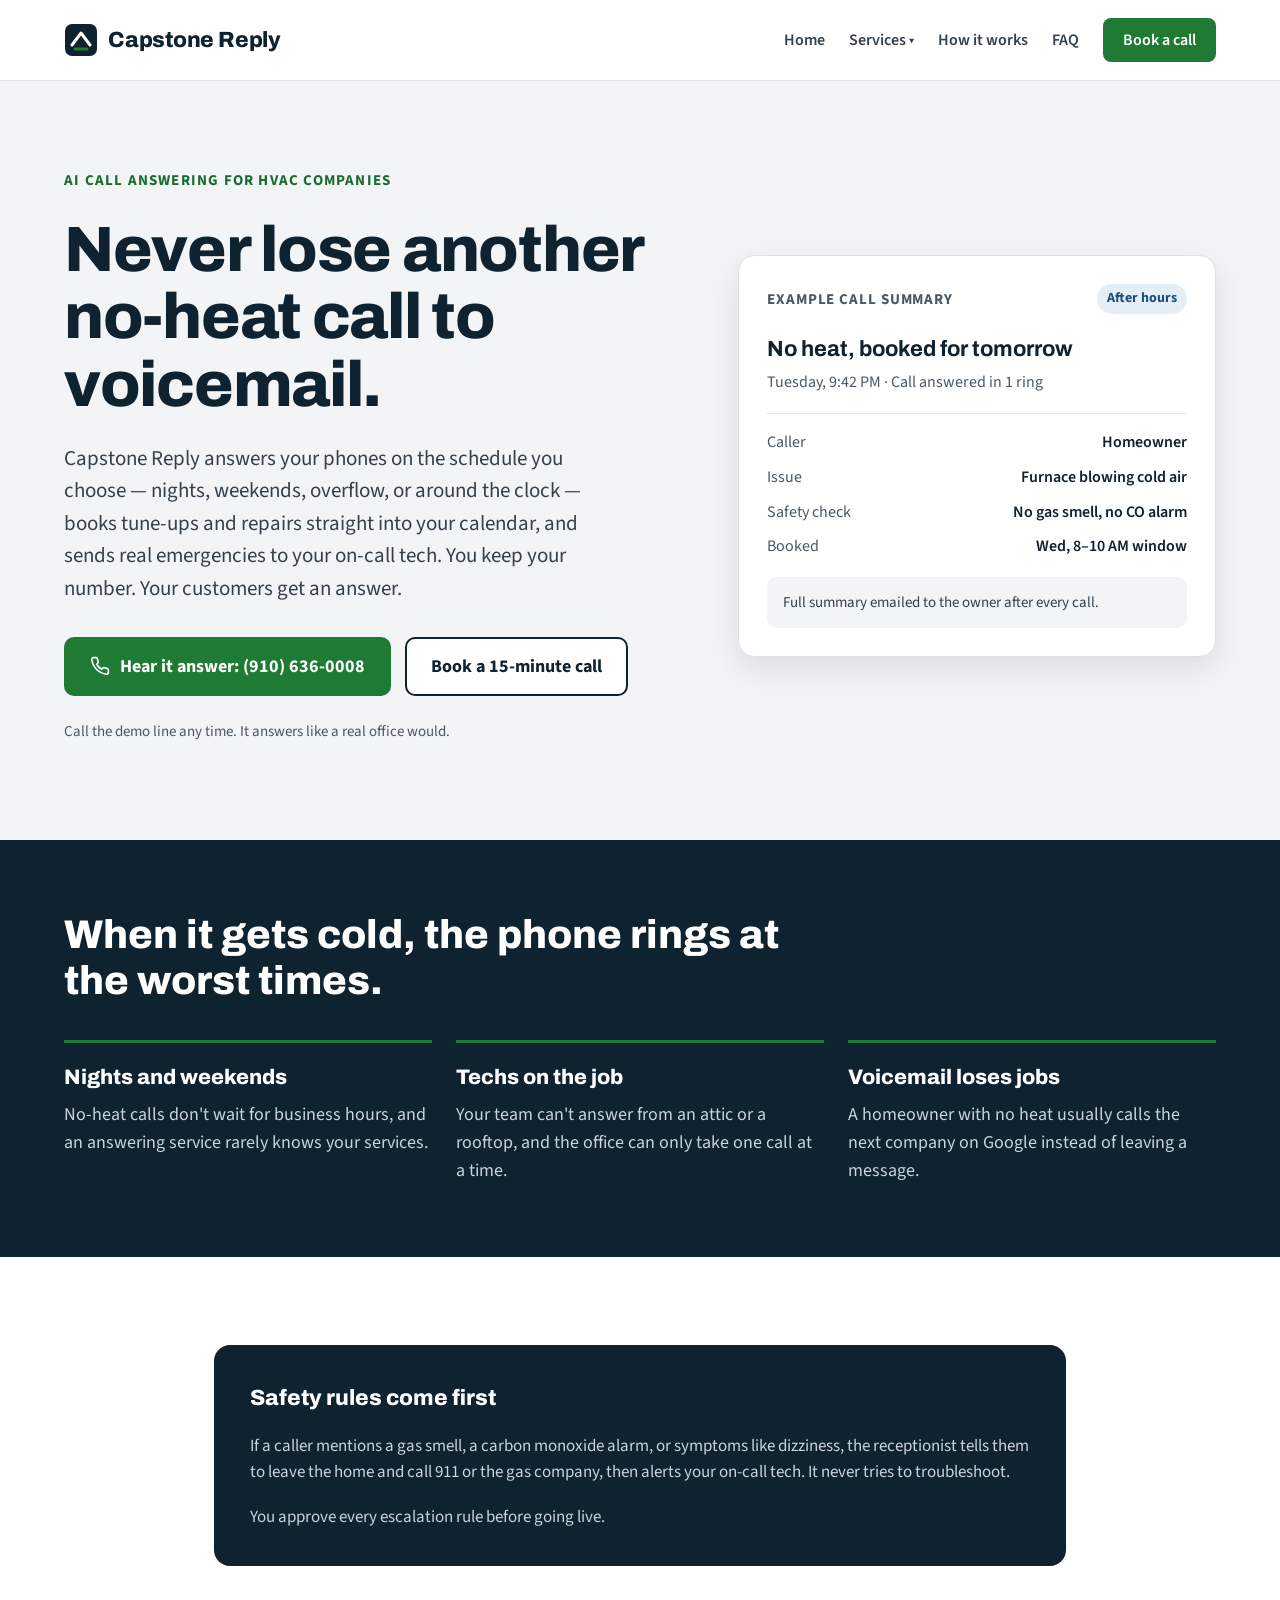
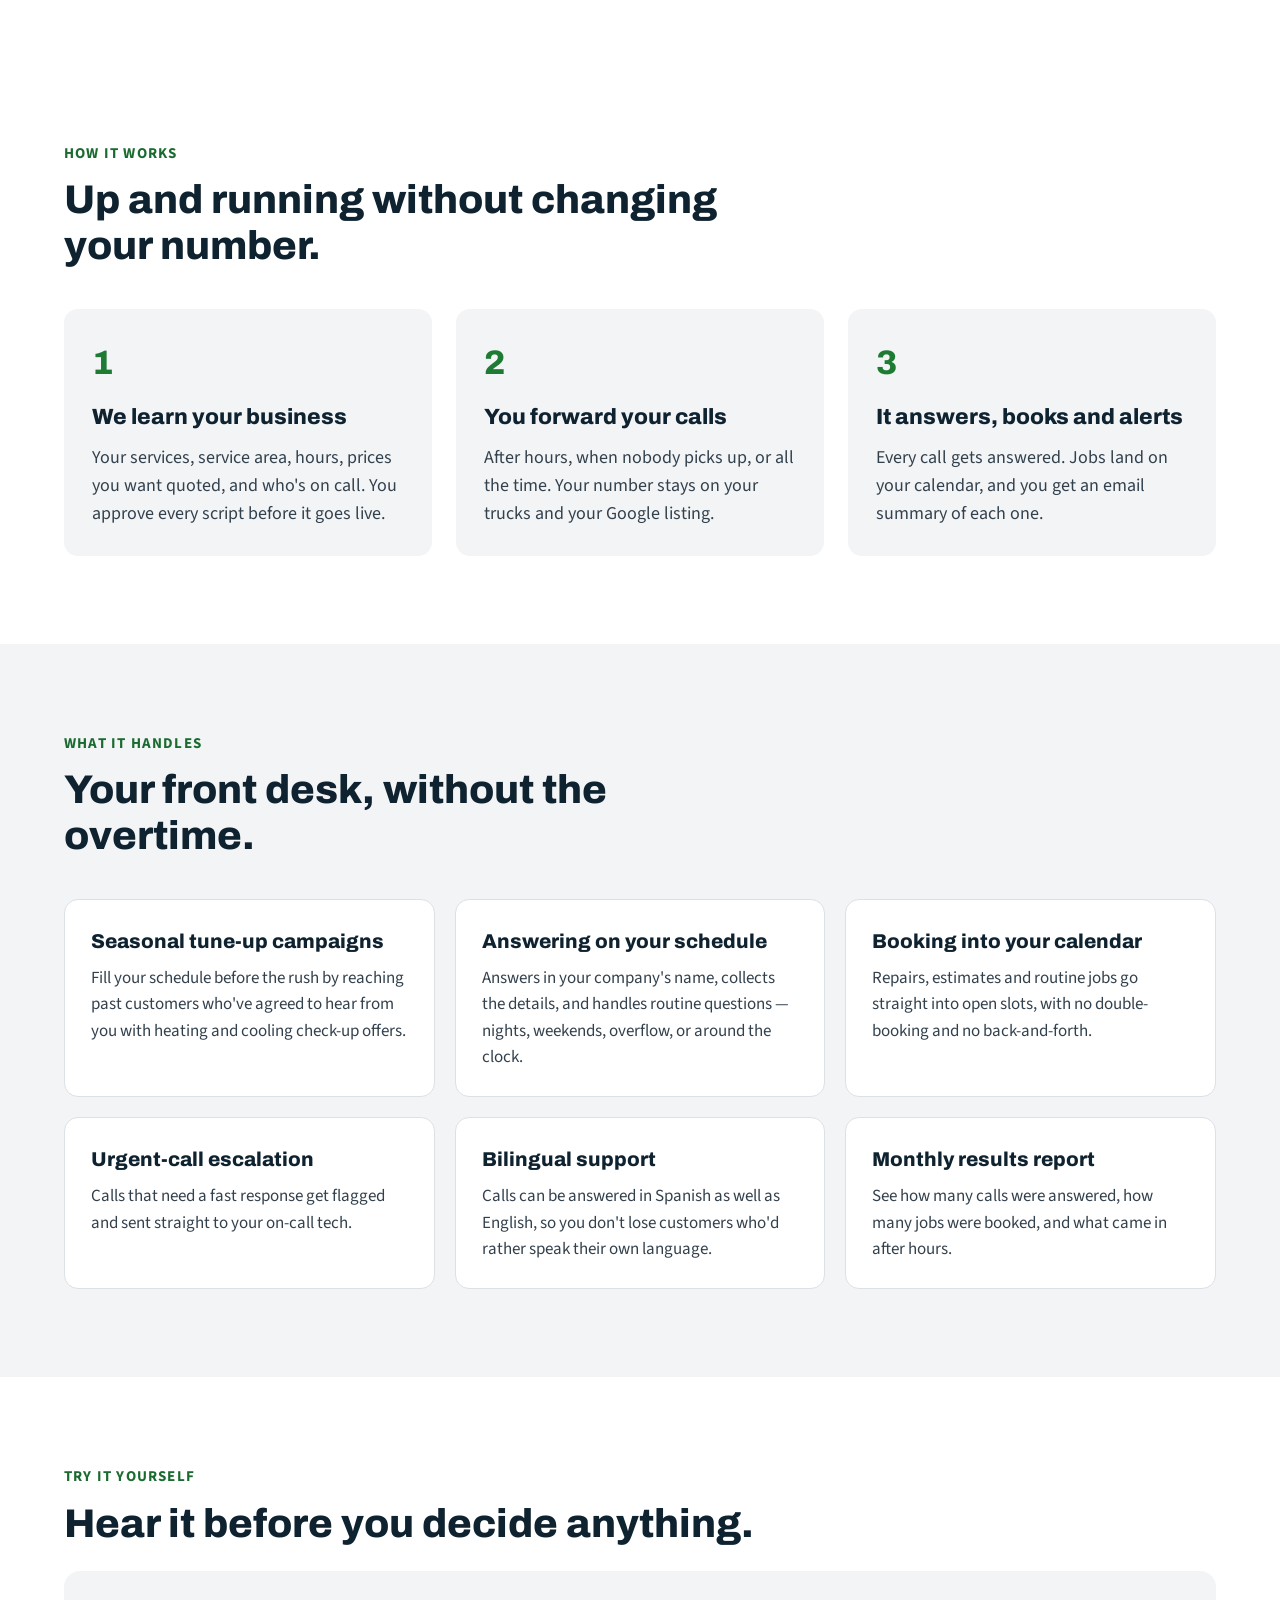
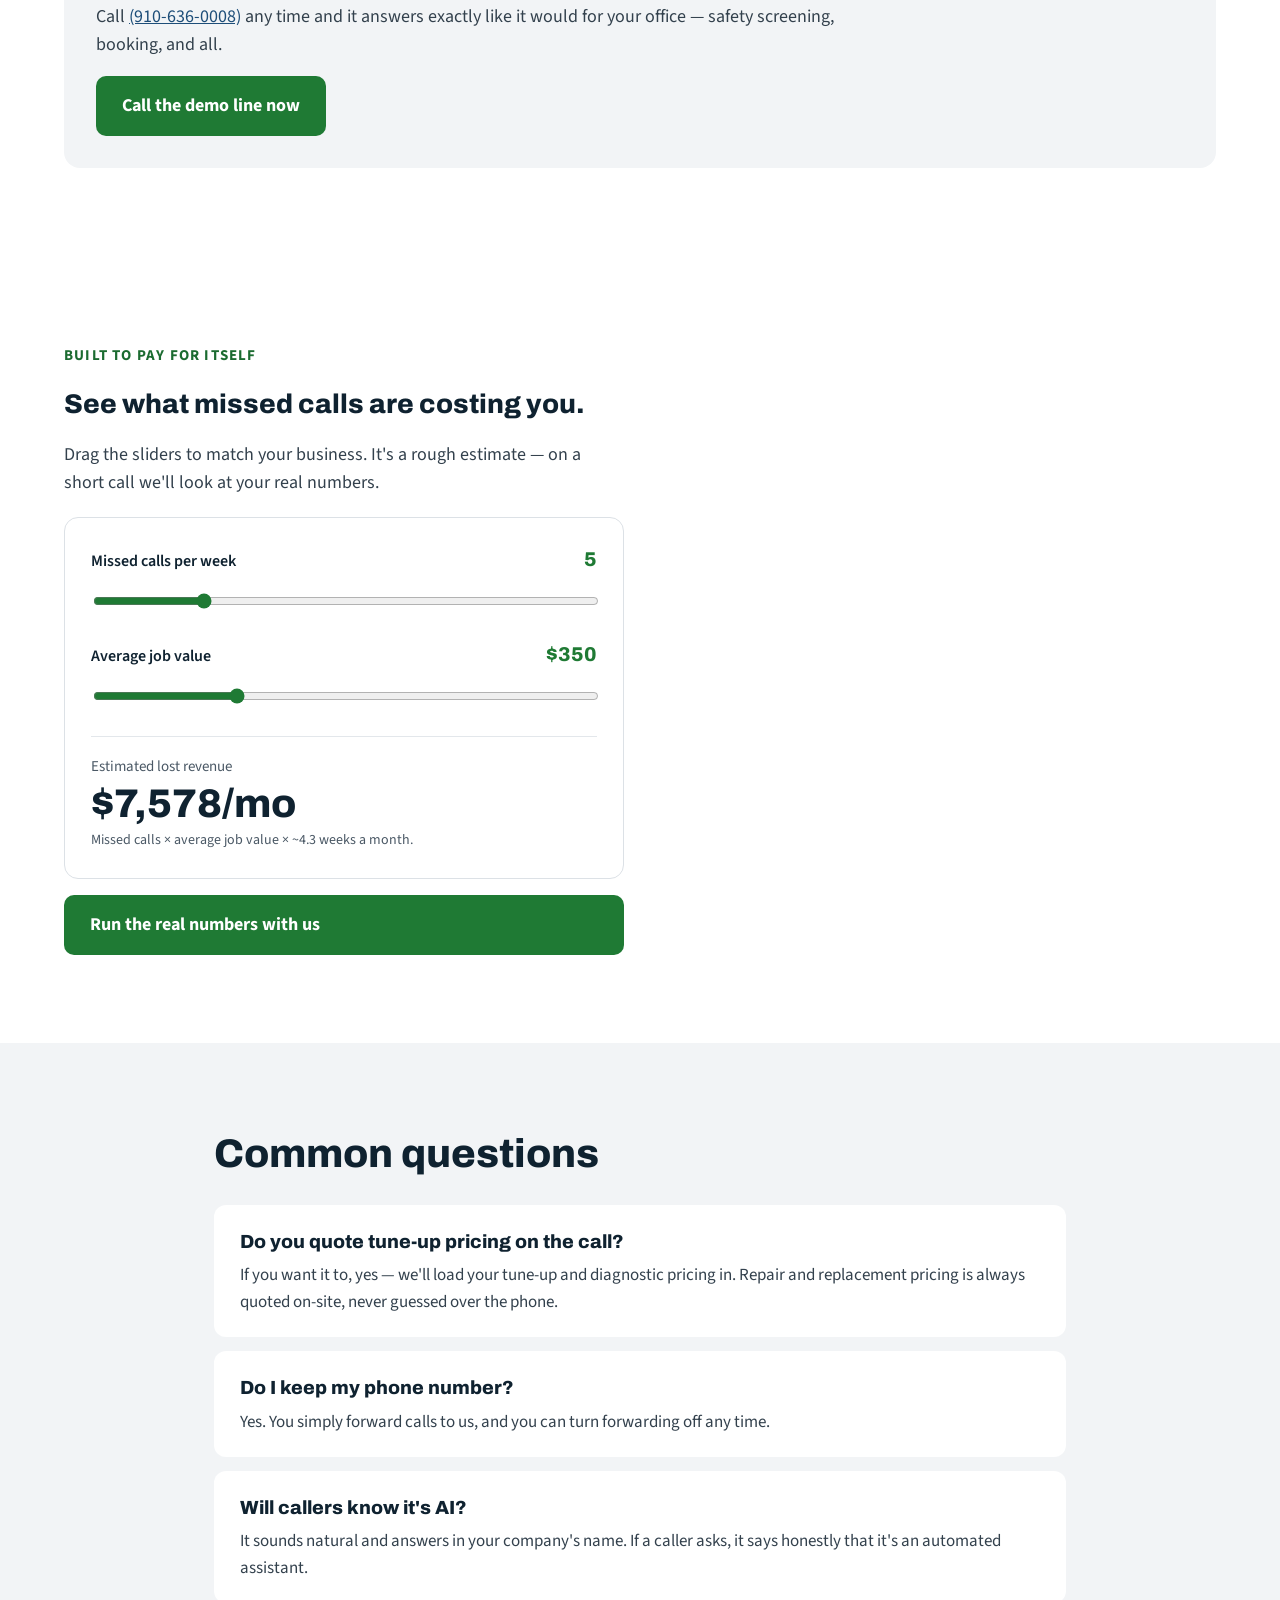
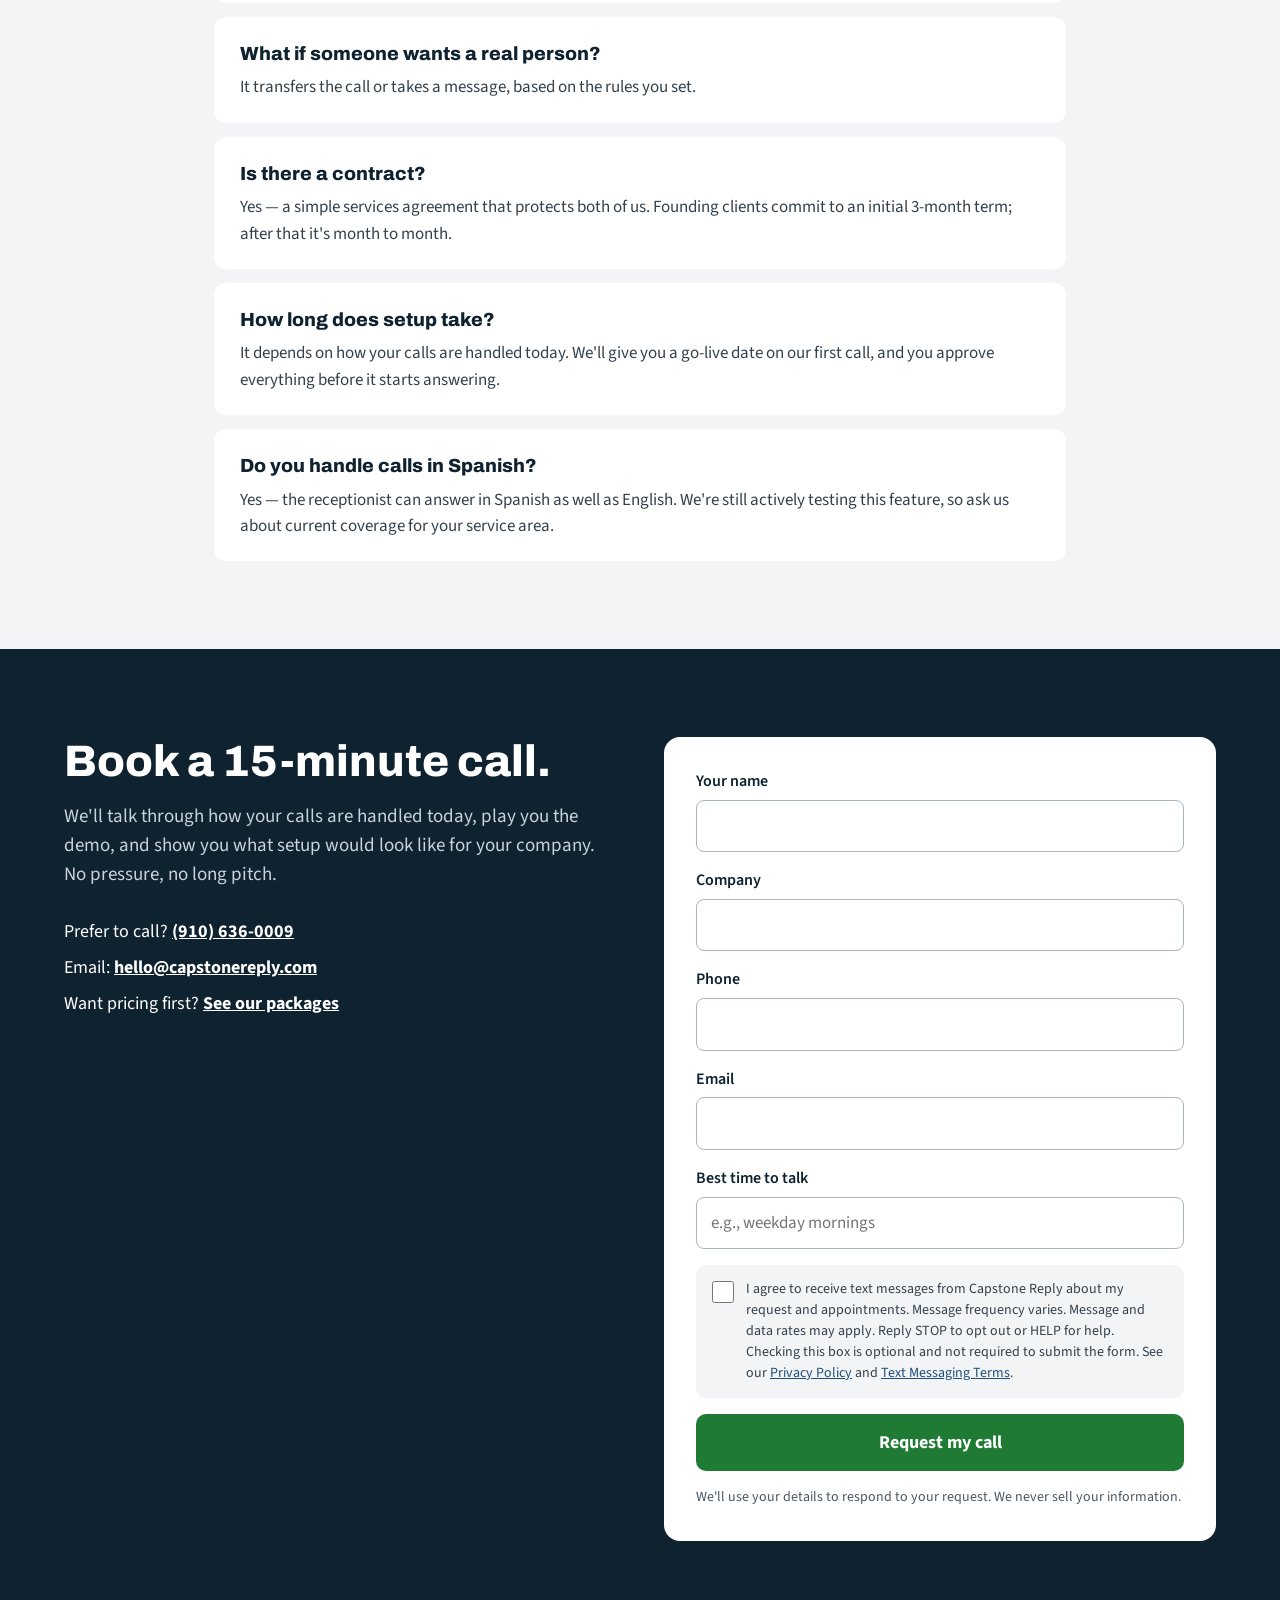
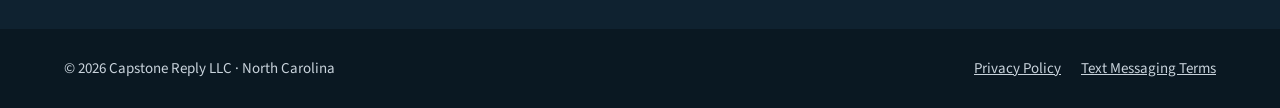
<file: hvac.html>
<!doctype html>
<html lang="en">
<head>
<meta charset="utf-8">
<meta name="viewport" content="width=device-width, initial-scale=1">
<title>AI Call Answering for HVAC Companies | Capstone Reply</title>
<meta name="description" content="AI call answering for HVAC companies: safety screening for gas and carbon monoxide, live booking, and urgent-call escalation.">
<link rel="preconnect" href="https://fonts.googleapis.com">
<link rel="stylesheet" href="https://fonts.googleapis.com/css2?family=Archivo:wght@600;700;800&family=Source+Sans+3:wght@400;600;700&display=swap">
<link rel="stylesheet" href="/css/style.css">
</head>
<body>

<header class="site-header">
<div class="wrap header-row">
<a href="/" class="brand">
<svg width="34" height="34" viewBox="0 0 34 34" aria-hidden="true"><rect x="1" y="1" width="32" height="32" rx="7" fill="#0F2230"></rect><path d="M8 22 L17 10 L26 22" fill="none" stroke="#FFFFFF" stroke-width="3" stroke-linecap="round" stroke-linejoin="round"></path><path d="M11 26 H23" stroke="#1F7A34" stroke-width="3" stroke-linecap="round"></path></svg>
<span class="brand-name">Capstone Reply</span>
</a>
<nav aria-label="Main" class="main-nav">
<a href="/" class="navlink">Home</a>
<div class="nav-dropdown">
<a href="/services.html" class="navlink">Services &#9662;</a>
<div class="nav-dropdown-panel">
<a href="/hvac.html" class="navlink navlink-active">HVAC</a>
<a href="/plumbing.html" class="navlink">Plumbing</a>
<a href="/electrical.html" class="navlink">Electrical</a>
<a href="/roofing.html" class="navlink">Roofing</a>
<a href="/services.html" class="nav-dropdown-all">All services</a>
</div>
</div>
<a href="/#how" class="navlink">How it works</a>
<a href="/#faq" class="navlink">FAQ</a>
<a href="/#book" class="navlink navlink-cta">Book a call</a>
</nav>
</div>
</header>

<section id="top" class="hero">
<div class="wrap hero-row">
<div class="hero-copy">
<p class="eyebrow">AI call answering for HVAC companies</p>
<h1>Never lose another no-heat call to voicemail.</h1>
<p class="hero-sub">Capstone Reply answers your phones on the schedule you choose &mdash; nights, weekends, overflow, or around the clock &mdash; books tune-ups and repairs straight into your calendar, and sends real emergencies to your on-call tech. You keep your number. Your customers get an answer.</p>
<div class="hero-ctas">
<a href="tel:+19106360008" class="btn btn-primary">
<svg width="20" height="20" viewBox="0 0 24 24" fill="none" stroke="currentColor" stroke-width="2" stroke-linecap="round" stroke-linejoin="round" aria-hidden="true"><path d="M22 16.9v3a2 2 0 0 1-2.2 2 19.8 19.8 0 0 1-8.6-3.1 19.5 19.5 0 0 1-6-6A19.8 19.8 0 0 1 2.1 4.2 2 2 0 0 1 4.1 2h3a2 2 0 0 1 2 1.7c.1 1 .4 1.9.7 2.8a2 2 0 0 1-.5 2.1L8 9.9a16 16 0 0 0 6 6l1.3-1.3a2 2 0 0 1 2.1-.4c.9.3 1.8.6 2.8.7a2 2 0 0 1 1.7 2z"></path></svg>
Hear it answer: (910) 636-0008</a>
<a href="#book" class="btn btn-secondary">Book a 15-minute call</a>
</div>
<p class="hero-note">Call the demo line any time. It answers like a real office would.</p>
</div>
<div class="hero-card">
<div class="call-card">
<div class="call-card-top">
<span class="call-card-label">Example call summary</span>
<span class="call-card-badge">After hours</span>
</div>
<div class="call-card-title">
<span class="call-card-title-main">No heat, booked for tomorrow</span>
<span class="call-card-title-sub">Tuesday, 9:42 PM &middot; Call answered in 1 ring</span>
</div>
<div class="call-card-rows">
<div class="call-card-row"><span>Caller</span><span>Homeowner</span></div>
<div class="call-card-row"><span>Issue</span><span>Furnace blowing cold air</span></div>
<div class="call-card-row"><span>Safety check</span><span>No gas smell, no CO alarm</span></div>
<div class="call-card-row"><span>Booked</span><span>Wed, 8&ndash;10 AM window</span></div>
</div>
<div class="call-card-foot">Full summary emailed to the owner after every call.</div>
</div>
</div>
</div>
</section>

<section class="problem-section">
<div class="wrap">
<h2 class="problem-title">When it gets cold, the phone rings at the worst times.</h2>
<div class="problem-grid">
<div class="problem-card"><h3>Nights and weekends</h3><p>No-heat calls don't wait for business hours, and an answering service rarely knows your services.</p></div>
<div class="problem-card"><h3>Techs on the job</h3><p>Your team can't answer from an attic or a rooftop, and the office can only take one call at a time.</p></div>
<div class="problem-card"><h3>Voicemail loses jobs</h3><p>A homeowner with no heat usually calls the next company on Google instead of leaving a message.</p></div>
</div>
</div>
</section>

<section class="section">
<div class="wrap-narrow">
<div class="safety-col">
<h3>Safety rules come first</h3>
<p>If a caller mentions a gas smell, a carbon monoxide alarm, or symptoms like dizziness, the receptionist tells them to leave the home and call 911 or the gas company, then alerts your on-call tech. It never tries to troubleshoot.</p>
<p>You approve every escalation rule before going live.</p>
</div>
</div>
</section>

<section id="how" class="section">
<div class="wrap">
<div class="section-head">
<p class="eyebrow">How it works</p>
<h2>Up and running without changing your number.</h2>
</div>
<ol class="steps">
<li class="step-card"><span class="step-num">1</span><h3>We learn your business</h3><p>Your services, service area, hours, prices you want quoted, and who's on call. You approve every script before it goes live.</p></li>
<li class="step-card"><span class="step-num">2</span><h3>You forward your calls</h3><p>After hours, when nobody picks up, or all the time. Your number stays on your trucks and your Google listing.</p></li>
<li class="step-card"><span class="step-num">3</span><h3>It answers, books and alerts</h3><p>Every call gets answered. Jobs land on your calendar, and you get an email summary of each one.</p></li>
</ol>
</div>
</section>

<section id="features" class="section section-light">
<div class="wrap">
<div class="section-head">
<p class="eyebrow">What it handles</p>
<h2>Your front desk, without the overtime.</h2>
</div>
<div class="feature-grid">
<div class="feature-card"><h3>Seasonal tune-up campaigns</h3><p>Fill your schedule before the rush by reaching past customers who've agreed to hear from you with heating and cooling check-up offers.</p></div>
<div class="feature-card"><h3>Answering on your schedule</h3><p>Answers in your company's name, collects the details, and handles routine questions &mdash; nights, weekends, overflow, or around the clock.</p></div>
<div class="feature-card"><h3>Booking into your calendar</h3><p>Repairs, estimates and routine jobs go straight into open slots, with no double-booking and no back-and-forth.</p></div>
<div class="feature-card"><h3>Urgent-call escalation</h3><p>Calls that need a fast response get flagged and sent straight to your on-call tech.</p></div>
<div class="feature-card"><h3>Bilingual support</h3><p>Calls can be answered in Spanish as well as English, so you don't lose customers who'd rather speak their own language.</p></div>
<div class="feature-card"><h3>Monthly results report</h3><p>See how many calls were answered, how many jobs were booked, and what came in after hours.</p></div>
</div>
</div>
</section>

<section class="section try-it-section">
<div class="wrap">
<div class="section-head">
<p class="eyebrow">Try it yourself</p>
<h2>Hear it before you decide anything.</h2>
</div>
<div class="try-it-card">
<p>Call <a href="tel:+19106360008">(910-636-0008)</a> any time and it answers exactly like it would for your office &mdash; safety screening, booking, and all.</p>
<a href="tel:+19106360008" class="btn btn-primary">Call the demo line now</a>
</div>
</div>
</section>

<section class="section">
<div class="wrap calc-row">
<div class="calc-col">
<p class="eyebrow">Built to pay for itself</p>
<h2>See what missed calls are costing you.</h2>
<p class="calc-intro">Drag the sliders to match your business. It's a rough estimate &mdash; on a short call we'll look at your real numbers.</p>
<div class="calc-card">
<div class="calc-field">
<div class="calc-field-row"><label for="calc-calls">Missed calls per week</label><span id="calc-calls-val" class="calc-val">5</span></div>
<input id="calc-calls" type="range" min="1" max="20" value="5" step="1" aria-label="Missed calls per week">
</div>
<div class="calc-field">
<div class="calc-field-row"><label for="calc-value">Average job value</label><span id="calc-value-val" class="calc-val">$350</span></div>
<input id="calc-value" type="range" min="100" max="1000" value="350" step="25" aria-label="Average job value">
</div>
<div class="calc-result-box">
<span class="calc-result-label">Estimated lost revenue</span>
<span id="calc-result" class="calc-result-value">$7,578/mo</span>
<span class="calc-result-sub">Missed calls &times; average job value &times; ~4.3 weeks a month.</span>
</div>
</div>
<a href="#book" class="btn btn-primary">Run the real numbers with us</a>
</div>
</div>
</section>

<section id="faq" class="section section-light">
<div class="wrap-narrow">
<h2>Common questions</h2>
<div class="faq-list">
<div class="faq-card"><h3>Do you quote tune-up pricing on the call?</h3><p>If you want it to, yes &mdash; we'll load your tune-up and diagnostic pricing in. Repair and replacement pricing is always quoted on-site, never guessed over the phone.</p></div>
<div class="faq-card"><h3>Do I keep my phone number?</h3><p>Yes. You simply forward calls to us, and you can turn forwarding off any time.</p></div>
<div class="faq-card"><h3>Will callers know it's AI?</h3><p>It sounds natural and answers in your company's name. If a caller asks, it says honestly that it's an automated assistant.</p></div>
<div class="faq-card"><h3>What if someone wants a real person?</h3><p>It transfers the call or takes a message, based on the rules you set.</p></div>
<div class="faq-card"><h3>Is there a contract?</h3><p>Yes &mdash; a simple services agreement that protects both of us. Founding clients commit to an initial 3-month term; after that it's month to month.</p></div>
<div class="faq-card"><h3>How long does setup take?</h3><p>It depends on how your calls are handled today. We'll give you a go-live date on our first call, and you approve everything before it starts answering.</p></div>
<div class="faq-card"><h3>Do you handle calls in Spanish?</h3><p>Yes &mdash; the receptionist can answer in Spanish as well as English. We're still actively testing this feature, so ask us about current coverage for your service area.</p></div>
</div>
</div>
</section>

<section id="book" class="book-section">
<div class="wrap book-row">
<div class="book-copy">
<h2>Book a 15-minute call.</h2>
<p>We'll talk through how your calls are handled today, play you the demo, and show you what setup would look like for your company. No pressure, no long pitch.</p>
<div class="book-contacts">
<span>Prefer to call? <a href="tel:+19106360009">(910) 636-0009</a></span>
<span>Email: <a href="mailto:hello@capstonereply.com">hello@capstonereply.com</a></span>
<span>Want pricing first? <a href="/pricing.html">See our packages</a></span>
</div>
</div>
<form name="book-a-call" method="POST" data-netlify="true" netlify-honeypot="bot-field" class="book-form" aria-label="Book a call">
<input type="hidden" name="form-name" value="book-a-call">
<p class="hidden-field"><label>Don't fill this out if you're human: <input name="bot-field"></label></p>
<div class="form-field">
<label for="f-name">Your name</label>
<input id="f-name" name="name" type="text" autocomplete="name" required>
</div>
<div class="form-field">
<label for="f-company">Company</label>
<input id="f-company" name="company" type="text" autocomplete="organization">
</div>
<div class="form-row">
<div class="form-field">
<label for="f-phone">Phone</label>
<input id="f-phone" name="phone" type="tel" autocomplete="tel" required>
</div>
<div class="form-field">
<label for="f-email">Email</label>
<input id="f-email" name="email" type="email" autocomplete="email" required>
</div>
</div>
<div class="form-field">
<label for="f-time">Best time to talk</label>
<input id="f-time" name="best_time" type="text" placeholder="e.g., weekday mornings">
</div>
<div class="sms-consent">
<input id="f-sms" name="sms_consent" type="checkbox">
<label for="f-sms">I agree to receive text messages from Capstone Reply about my request and appointments. Message frequency varies. Message and data rates may apply. Reply STOP to opt out or HELP for help. Checking this box is optional and not required to submit the form. See our <a href="https://capstonereply.com/privacy">Privacy Policy</a> and <a href="https://capstonereply.com/sms-terms">Text Messaging Terms</a>.</label>
</div>
<button type="submit" class="btn btn-submit">Request my call</button>
<p class="form-fineprint">We'll use your details to respond to your request. We never sell your information.</p>
</form>
</div>
</section>

<footer class="site-footer">
<div class="wrap footer-row">
<span>&copy; 2026 Capstone Reply LLC &middot; North Carolina</span>
<nav aria-label="Legal" class="footer-legal">
<a href="https://capstonereply.com/privacy">Privacy Policy</a>
<a href="https://capstonereply.com/sms-terms">Text Messaging Terms</a>
</nav>
</div>
</footer>
</body>
</html>

<script>
(function(){
  function fmtMoney(n){ return '$' + Math.round(n).toLocaleString('en-US'); }
  function recalc(){
    var callsEl = document.getElementById('calc-calls');
    var valueEl = document.getElementById('calc-value');
    if (!callsEl || !valueEl) return;
    var calls = parseInt(callsEl.value, 10);
    var value = parseInt(valueEl.value, 10);
    document.getElementById('calc-calls-val').textContent = calls;
    document.getElementById('calc-value-val').textContent = fmtMoney(value);
    var monthly = calls * value * 4.33;
    document.getElementById('calc-result').textContent = fmtMoney(monthly) + '/mo';
  }
  var callsEl = document.getElementById('calc-calls');
  var valueEl = document.getElementById('calc-value');
  if (callsEl && valueEl) {
    callsEl.addEventListener('input', recalc);
    valueEl.addEventListener('input', recalc);
    recalc();
  }
})();
</script>
</file>
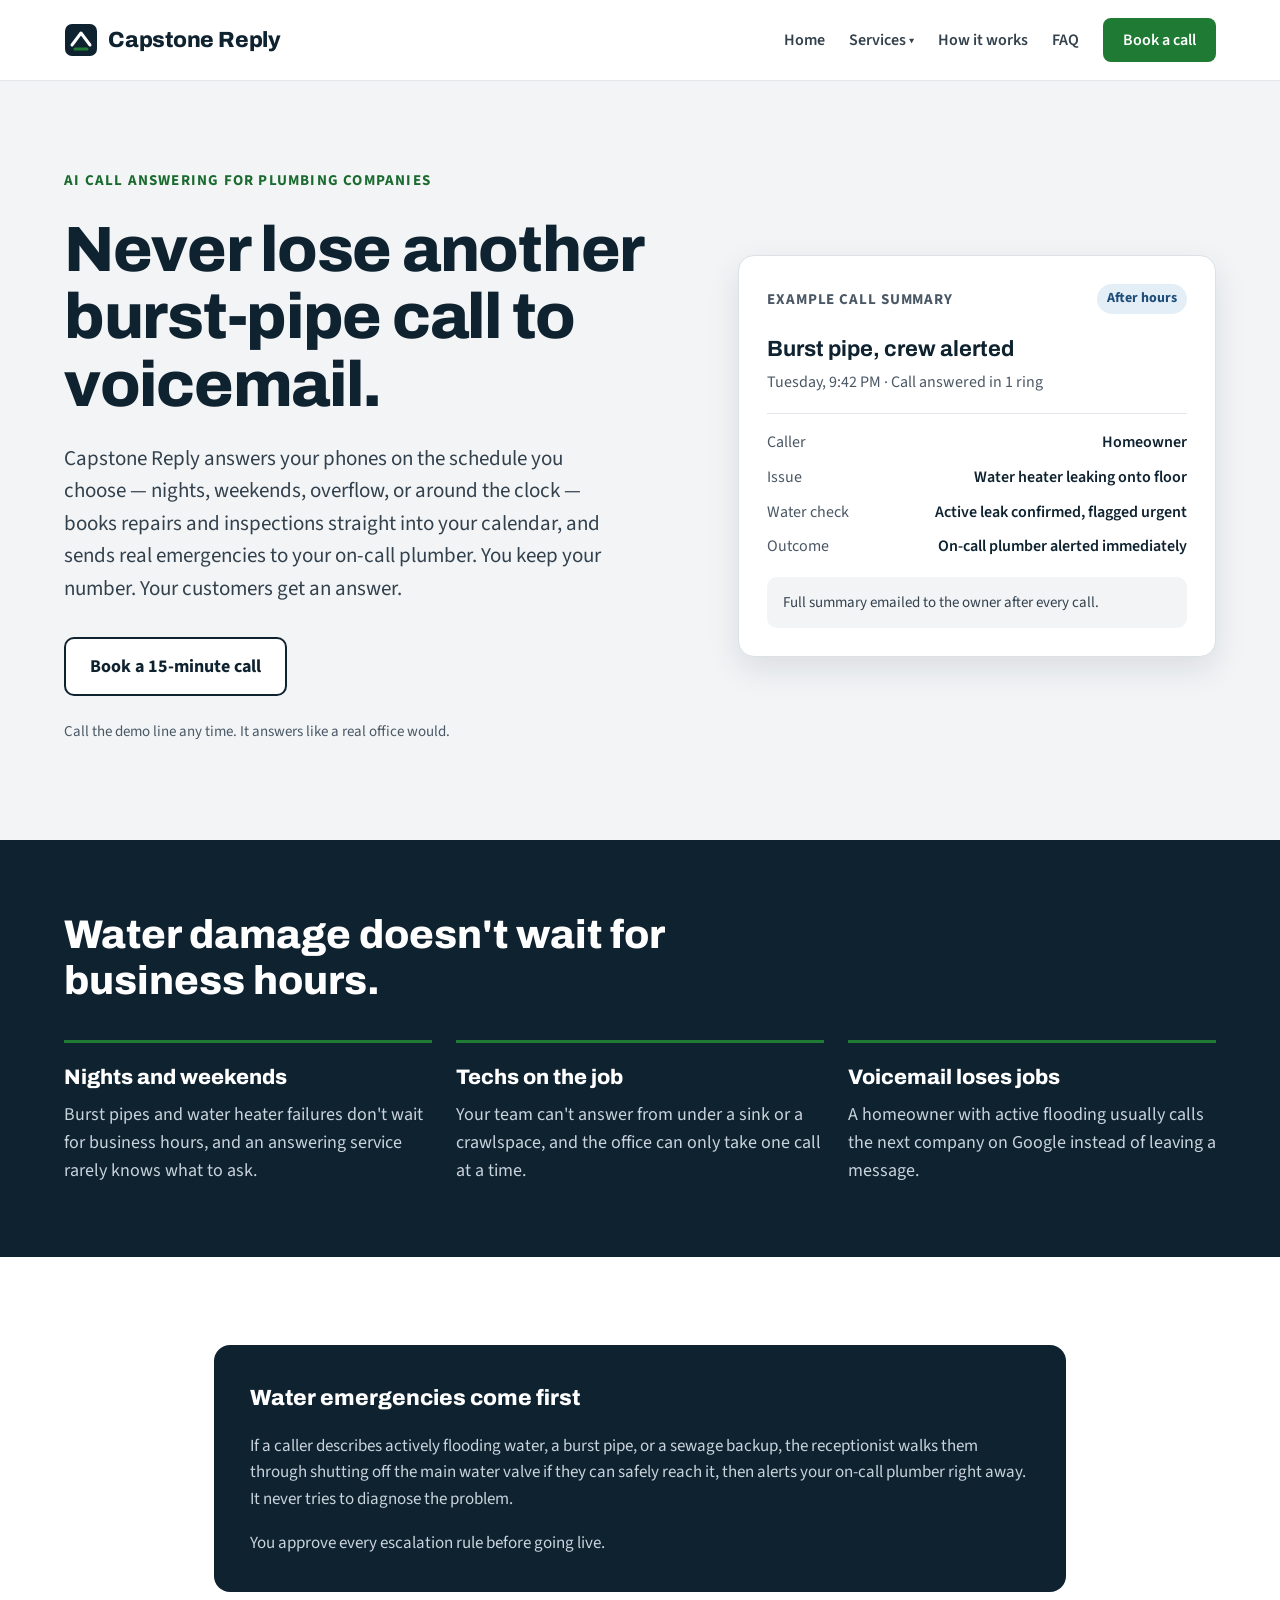
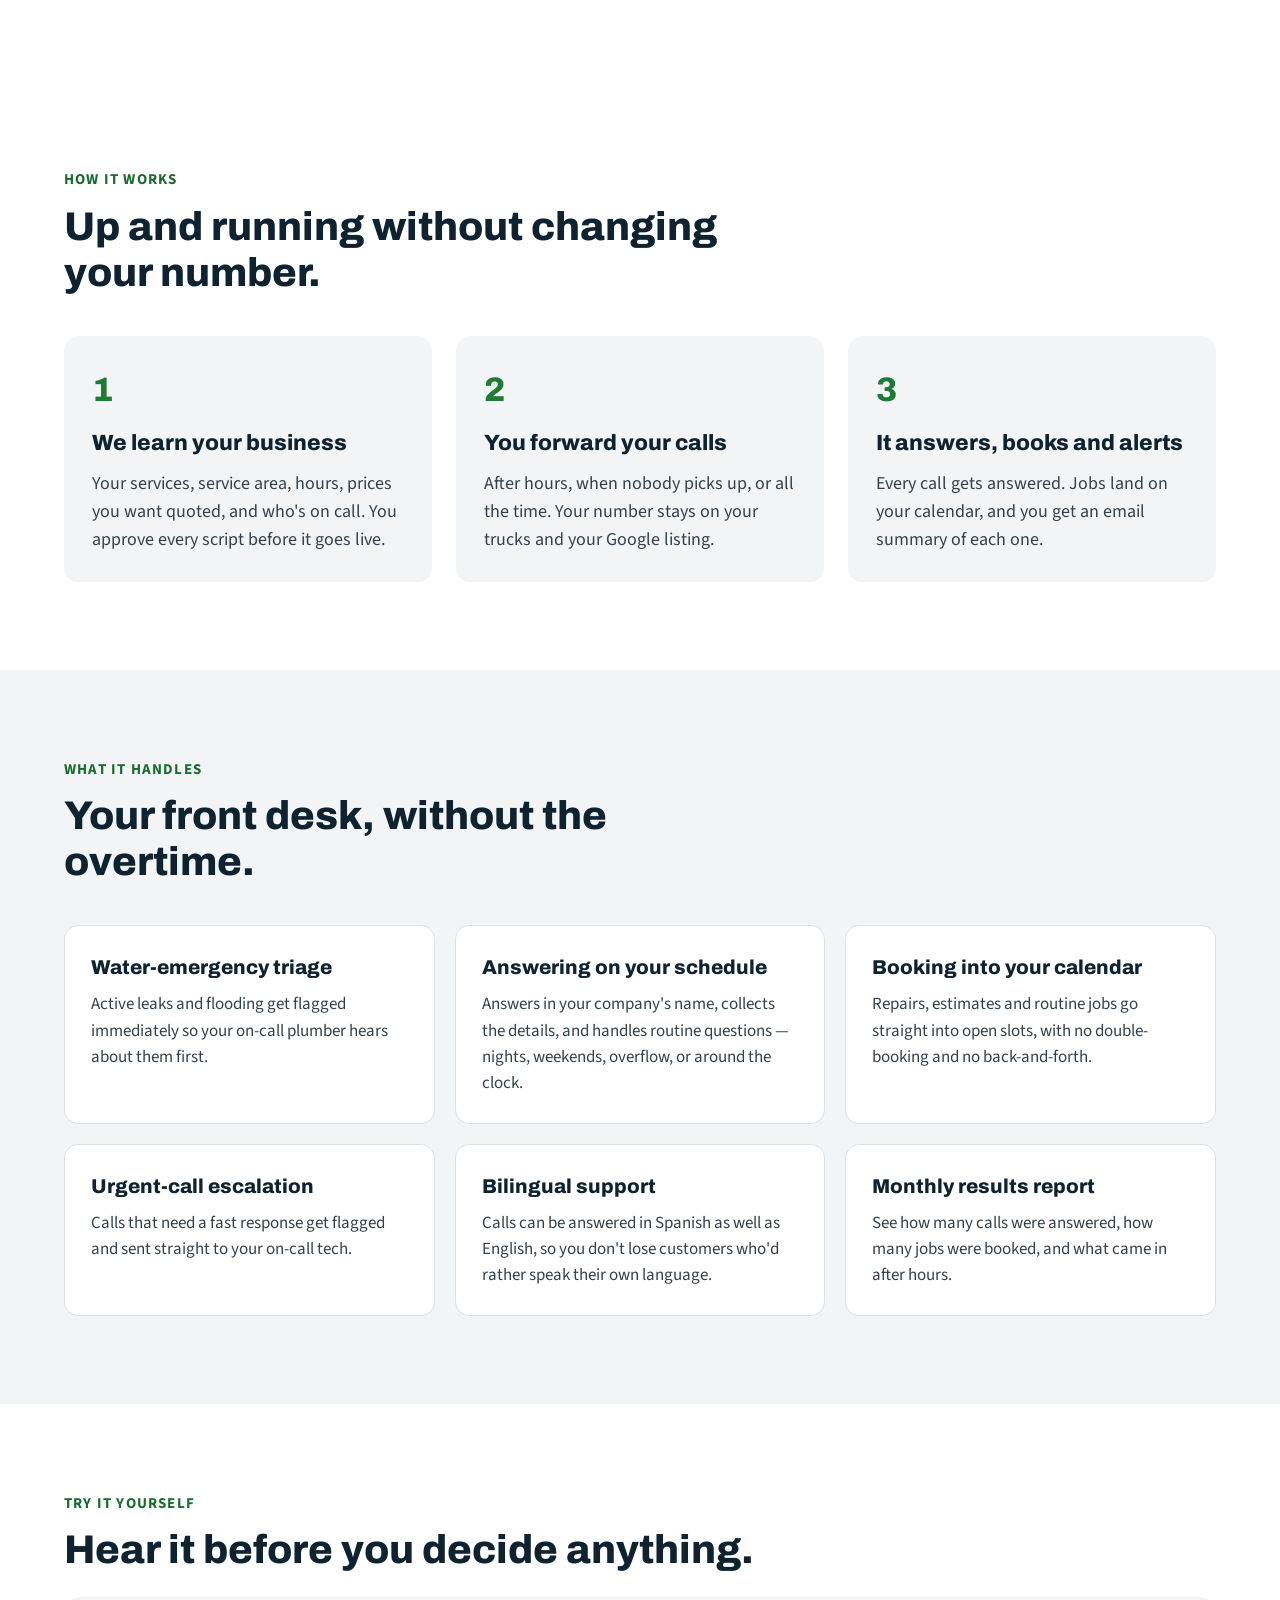
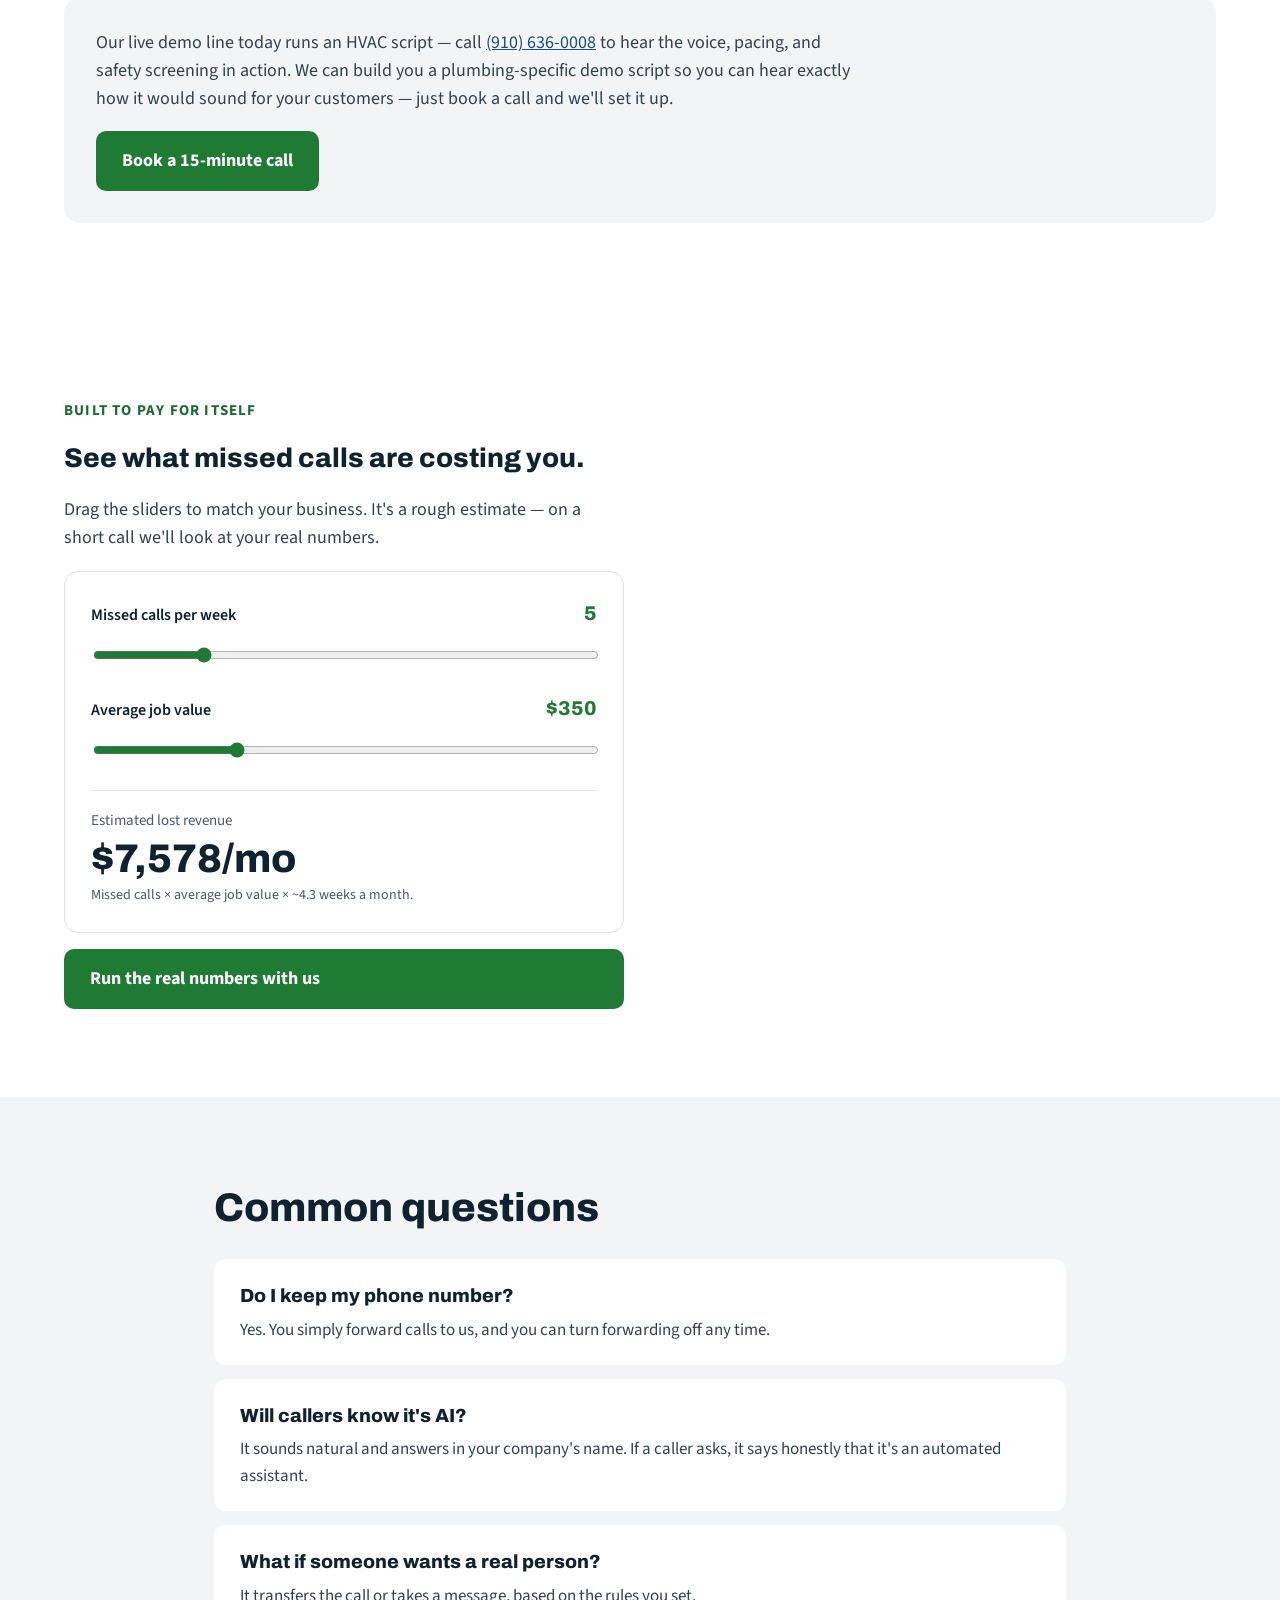
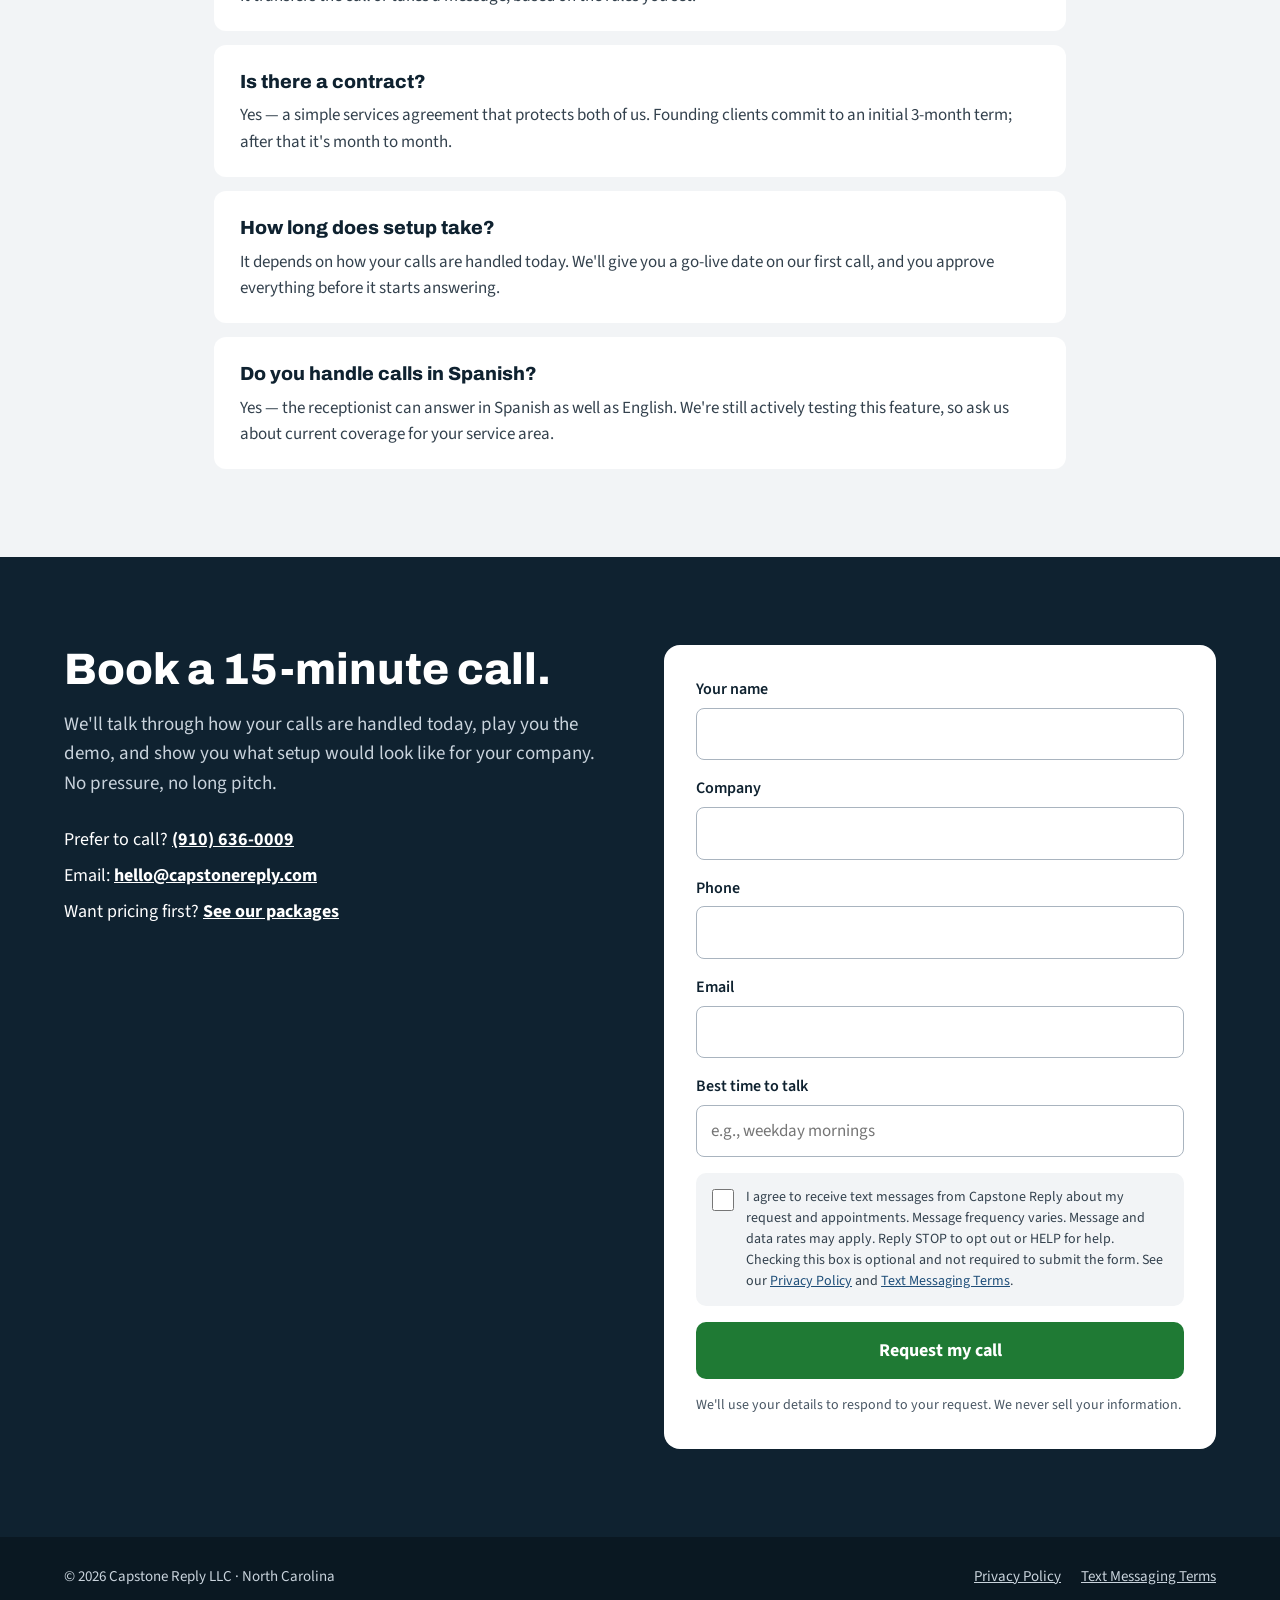
<file: plumbing.html>
<!doctype html>
<html lang="en">
<head>
<meta charset="utf-8">
<meta name="viewport" content="width=device-width, initial-scale=1">
<title>AI Call Answering for Plumbing Companies | Capstone Reply</title>
<meta name="description" content="AI call answering for plumbing companies: water-emergency triage, live booking, and urgent-call escalation to your on-call plumber.">
<link rel="preconnect" href="https://fonts.googleapis.com">
<link rel="stylesheet" href="https://fonts.googleapis.com/css2?family=Archivo:wght@600;700;800&family=Source+Sans+3:wght@400;600;700&display=swap">
<link rel="stylesheet" href="/css/style.css">
</head>
<body>

<header class="site-header">
<div class="wrap header-row">
<a href="/" class="brand">
<svg width="34" height="34" viewBox="0 0 34 34" aria-hidden="true"><rect x="1" y="1" width="32" height="32" rx="7" fill="#0F2230"></rect><path d="M8 22 L17 10 L26 22" fill="none" stroke="#FFFFFF" stroke-width="3" stroke-linecap="round" stroke-linejoin="round"></path><path d="M11 26 H23" stroke="#1F7A34" stroke-width="3" stroke-linecap="round"></path></svg>
<span class="brand-name">Capstone Reply</span>
</a>
<nav aria-label="Main" class="main-nav">
<a href="/" class="navlink">Home</a>
<div class="nav-dropdown">
<a href="/services.html" class="navlink">Services &#9662;</a>
<div class="nav-dropdown-panel">
<a href="/hvac.html" class="navlink">HVAC</a>
<a href="/plumbing.html" class="navlink navlink-active">Plumbing</a>
<a href="/electrical.html" class="navlink">Electrical</a>
<a href="/roofing.html" class="navlink">Roofing</a>
<a href="/services.html" class="nav-dropdown-all">All services</a>
</div>
</div>
<a href="/#how" class="navlink">How it works</a>
<a href="/#faq" class="navlink">FAQ</a>
<a href="/#book" class="navlink navlink-cta">Book a call</a>
</nav>
</div>
</header>

<section id="top" class="hero">
<div class="wrap hero-row">
<div class="hero-copy">
<p class="eyebrow">AI call answering for plumbing companies</p>
<h1>Never lose another burst-pipe call to voicemail.</h1>
<p class="hero-sub">Capstone Reply answers your phones on the schedule you choose &mdash; nights, weekends, overflow, or around the clock &mdash; books repairs and inspections straight into your calendar, and sends real emergencies to your on-call plumber. You keep your number. Your customers get an answer.</p>
<div class="hero-ctas">

<a href="#book" class="btn btn-secondary">Book a 15-minute call</a>
</div>
<p class="hero-note">Call the demo line any time. It answers like a real office would.</p>
</div>
<div class="hero-card">
<div class="call-card">
<div class="call-card-top">
<span class="call-card-label">Example call summary</span>
<span class="call-card-badge">After hours</span>
</div>
<div class="call-card-title">
<span class="call-card-title-main">Burst pipe, crew alerted</span>
<span class="call-card-title-sub">Tuesday, 9:42 PM &middot; Call answered in 1 ring</span>
</div>
<div class="call-card-rows">
<div class="call-card-row"><span>Caller</span><span>Homeowner</span></div>
<div class="call-card-row"><span>Issue</span><span>Water heater leaking onto floor</span></div>
<div class="call-card-row"><span>Water check</span><span>Active leak confirmed, flagged urgent</span></div>
<div class="call-card-row"><span>Outcome</span><span>On-call plumber alerted immediately</span></div>
</div>
<div class="call-card-foot">Full summary emailed to the owner after every call.</div>
</div>
</div>
</div>
</section>

<section class="problem-section">
<div class="wrap">
<h2 class="problem-title">Water damage doesn't wait for business hours.</h2>
<div class="problem-grid">
<div class="problem-card"><h3>Nights and weekends</h3><p>Burst pipes and water heater failures don't wait for business hours, and an answering service rarely knows what to ask.</p></div>
<div class="problem-card"><h3>Techs on the job</h3><p>Your team can't answer from under a sink or a crawlspace, and the office can only take one call at a time.</p></div>
<div class="problem-card"><h3>Voicemail loses jobs</h3><p>A homeowner with active flooding usually calls the next company on Google instead of leaving a message.</p></div>
</div>
</div>
</section>

<section class="section">
<div class="wrap-narrow">
<div class="safety-col">
<h3>Water emergencies come first</h3>
<p>If a caller describes actively flooding water, a burst pipe, or a sewage backup, the receptionist walks them through shutting off the main water valve if they can safely reach it, then alerts your on-call plumber right away. It never tries to diagnose the problem.</p>
<p>You approve every escalation rule before going live.</p>
</div>
</div>
</section>

<section id="how" class="section">
<div class="wrap">
<div class="section-head">
<p class="eyebrow">How it works</p>
<h2>Up and running without changing your number.</h2>
</div>
<ol class="steps">
<li class="step-card"><span class="step-num">1</span><h3>We learn your business</h3><p>Your services, service area, hours, prices you want quoted, and who's on call. You approve every script before it goes live.</p></li>
<li class="step-card"><span class="step-num">2</span><h3>You forward your calls</h3><p>After hours, when nobody picks up, or all the time. Your number stays on your trucks and your Google listing.</p></li>
<li class="step-card"><span class="step-num">3</span><h3>It answers, books and alerts</h3><p>Every call gets answered. Jobs land on your calendar, and you get an email summary of each one.</p></li>
</ol>
</div>
</section>

<section id="features" class="section section-light">
<div class="wrap">
<div class="section-head">
<p class="eyebrow">What it handles</p>
<h2>Your front desk, without the overtime.</h2>
</div>
<div class="feature-grid">
<div class="feature-card"><h3>Water-emergency triage</h3><p>Active leaks and flooding get flagged immediately so your on-call plumber hears about them first.</p></div>
<div class="feature-card"><h3>Answering on your schedule</h3><p>Answers in your company's name, collects the details, and handles routine questions &mdash; nights, weekends, overflow, or around the clock.</p></div>
<div class="feature-card"><h3>Booking into your calendar</h3><p>Repairs, estimates and routine jobs go straight into open slots, with no double-booking and no back-and-forth.</p></div>
<div class="feature-card"><h3>Urgent-call escalation</h3><p>Calls that need a fast response get flagged and sent straight to your on-call tech.</p></div>
<div class="feature-card"><h3>Bilingual support</h3><p>Calls can be answered in Spanish as well as English, so you don't lose customers who'd rather speak their own language.</p></div>
<div class="feature-card"><h3>Monthly results report</h3><p>See how many calls were answered, how many jobs were booked, and what came in after hours.</p></div>
</div>
</div>
</section>

<section class="section try-it-section">
<div class="wrap">
<div class="section-head">
<p class="eyebrow">Try it yourself</p>
<h2>Hear it before you decide anything.</h2>
</div>
<div class="try-it-card">
<p>Our live demo line today runs an HVAC script &mdash; call <a href="tel:+19106360008">(910) 636-0008</a> to hear the voice, pacing, and safety screening in action. We can build you a plumbing-specific demo script so you can hear exactly how it would sound for your customers &mdash; just book a call and we'll set it up.</p>
<a href="#book" class="btn btn-primary">Book a 15-minute call</a>
</div>
</div>
</section>

<section class="section">
<div class="wrap calc-row">
<div class="calc-col">
<p class="eyebrow">Built to pay for itself</p>
<h2>See what missed calls are costing you.</h2>
<p class="calc-intro">Drag the sliders to match your business. It's a rough estimate &mdash; on a short call we'll look at your real numbers.</p>
<div class="calc-card">
<div class="calc-field">
<div class="calc-field-row"><label for="calc-calls">Missed calls per week</label><span id="calc-calls-val" class="calc-val">5</span></div>
<input id="calc-calls" type="range" min="1" max="20" value="5" step="1" aria-label="Missed calls per week">
</div>
<div class="calc-field">
<div class="calc-field-row"><label for="calc-value">Average job value</label><span id="calc-value-val" class="calc-val">$350</span></div>
<input id="calc-value" type="range" min="100" max="1000" value="350" step="25" aria-label="Average job value">
</div>
<div class="calc-result-box">
<span class="calc-result-label">Estimated lost revenue</span>
<span id="calc-result" class="calc-result-value">$7,578/mo</span>
<span class="calc-result-sub">Missed calls &times; average job value &times; ~4.3 weeks a month.</span>
</div>
</div>
<a href="#book" class="btn btn-primary">Run the real numbers with us</a>
</div>
</div>
</section>

<section id="faq" class="section section-light">
<div class="wrap-narrow">
<h2>Common questions</h2>
<div class="faq-list">
<div class="faq-card"><h3>Do I keep my phone number?</h3><p>Yes. You simply forward calls to us, and you can turn forwarding off any time.</p></div>
<div class="faq-card"><h3>Will callers know it's AI?</h3><p>It sounds natural and answers in your company's name. If a caller asks, it says honestly that it's an automated assistant.</p></div>
<div class="faq-card"><h3>What if someone wants a real person?</h3><p>It transfers the call or takes a message, based on the rules you set.</p></div>
<div class="faq-card"><h3>Is there a contract?</h3><p>Yes &mdash; a simple services agreement that protects both of us. Founding clients commit to an initial 3-month term; after that it's month to month.</p></div>
<div class="faq-card"><h3>How long does setup take?</h3><p>It depends on how your calls are handled today. We'll give you a go-live date on our first call, and you approve everything before it starts answering.</p></div>
<div class="faq-card"><h3>Do you handle calls in Spanish?</h3><p>Yes &mdash; the receptionist can answer in Spanish as well as English. We're still actively testing this feature, so ask us about current coverage for your service area.</p></div>
</div>
</div>
</section>

<section id="book" class="book-section">
<div class="wrap book-row">
<div class="book-copy">
<h2>Book a 15-minute call.</h2>
<p>We'll talk through how your calls are handled today, play you the demo, and show you what setup would look like for your company. No pressure, no long pitch.</p>
<div class="book-contacts">
<span>Prefer to call? <a href="tel:+19106360009">(910) 636-0009</a></span>
<span>Email: <a href="mailto:hello@capstonereply.com">hello@capstonereply.com</a></span>
<span>Want pricing first? <a href="/pricing.html">See our packages</a></span>
</div>
</div>
<form name="book-a-call" method="POST" data-netlify="true" netlify-honeypot="bot-field" class="book-form" aria-label="Book a call">
<input type="hidden" name="form-name" value="book-a-call">
<p class="hidden-field"><label>Don't fill this out if you're human: <input name="bot-field"></label></p>
<div class="form-field">
<label for="f-name">Your name</label>
<input id="f-name" name="name" type="text" autocomplete="name" required>
</div>
<div class="form-field">
<label for="f-company">Company</label>
<input id="f-company" name="company" type="text" autocomplete="organization">
</div>
<div class="form-row">
<div class="form-field">
<label for="f-phone">Phone</label>
<input id="f-phone" name="phone" type="tel" autocomplete="tel" required>
</div>
<div class="form-field">
<label for="f-email">Email</label>
<input id="f-email" name="email" type="email" autocomplete="email" required>
</div>
</div>
<div class="form-field">
<label for="f-time">Best time to talk</label>
<input id="f-time" name="best_time" type="text" placeholder="e.g., weekday mornings">
</div>
<div class="sms-consent">
<input id="f-sms" name="sms_consent" type="checkbox">
<label for="f-sms">I agree to receive text messages from Capstone Reply about my request and appointments. Message frequency varies. Message and data rates may apply. Reply STOP to opt out or HELP for help. Checking this box is optional and not required to submit the form. See our <a href="https://capstonereply.com/privacy">Privacy Policy</a> and <a href="https://capstonereply.com/sms-terms">Text Messaging Terms</a>.</label>
</div>
<button type="submit" class="btn btn-submit">Request my call</button>
<p class="form-fineprint">We'll use your details to respond to your request. We never sell your information.</p>
</form>
</div>
</section>

<footer class="site-footer">
<div class="wrap footer-row">
<span>&copy; 2026 Capstone Reply LLC &middot; North Carolina</span>
<nav aria-label="Legal" class="footer-legal">
<a href="https://capstonereply.com/privacy">Privacy Policy</a>
<a href="https://capstonereply.com/sms-terms">Text Messaging Terms</a>
</nav>
</div>
</footer>
</body>
</html>

<script>
(function(){
  function fmtMoney(n){ return '$' + Math.round(n).toLocaleString('en-US'); }
  function recalc(){
    var callsEl = document.getElementById('calc-calls');
    var valueEl = document.getElementById('calc-value');
    if (!callsEl || !valueEl) return;
    var calls = parseInt(callsEl.value, 10);
    var value = parseInt(valueEl.value, 10);
    document.getElementById('calc-calls-val').textContent = calls;
    document.getElementById('calc-value-val').textContent = fmtMoney(value);
    var monthly = calls * value * 4.33;
    document.getElementById('calc-result').textContent = fmtMoney(monthly) + '/mo';
  }
  var callsEl = document.getElementById('calc-calls');
  var valueEl = document.getElementById('calc-value');
  if (callsEl && valueEl) {
    callsEl.addEventListener('input', recalc);
    valueEl.addEventListener('input', recalc);
    recalc();
  }
})();
</script>
</file>
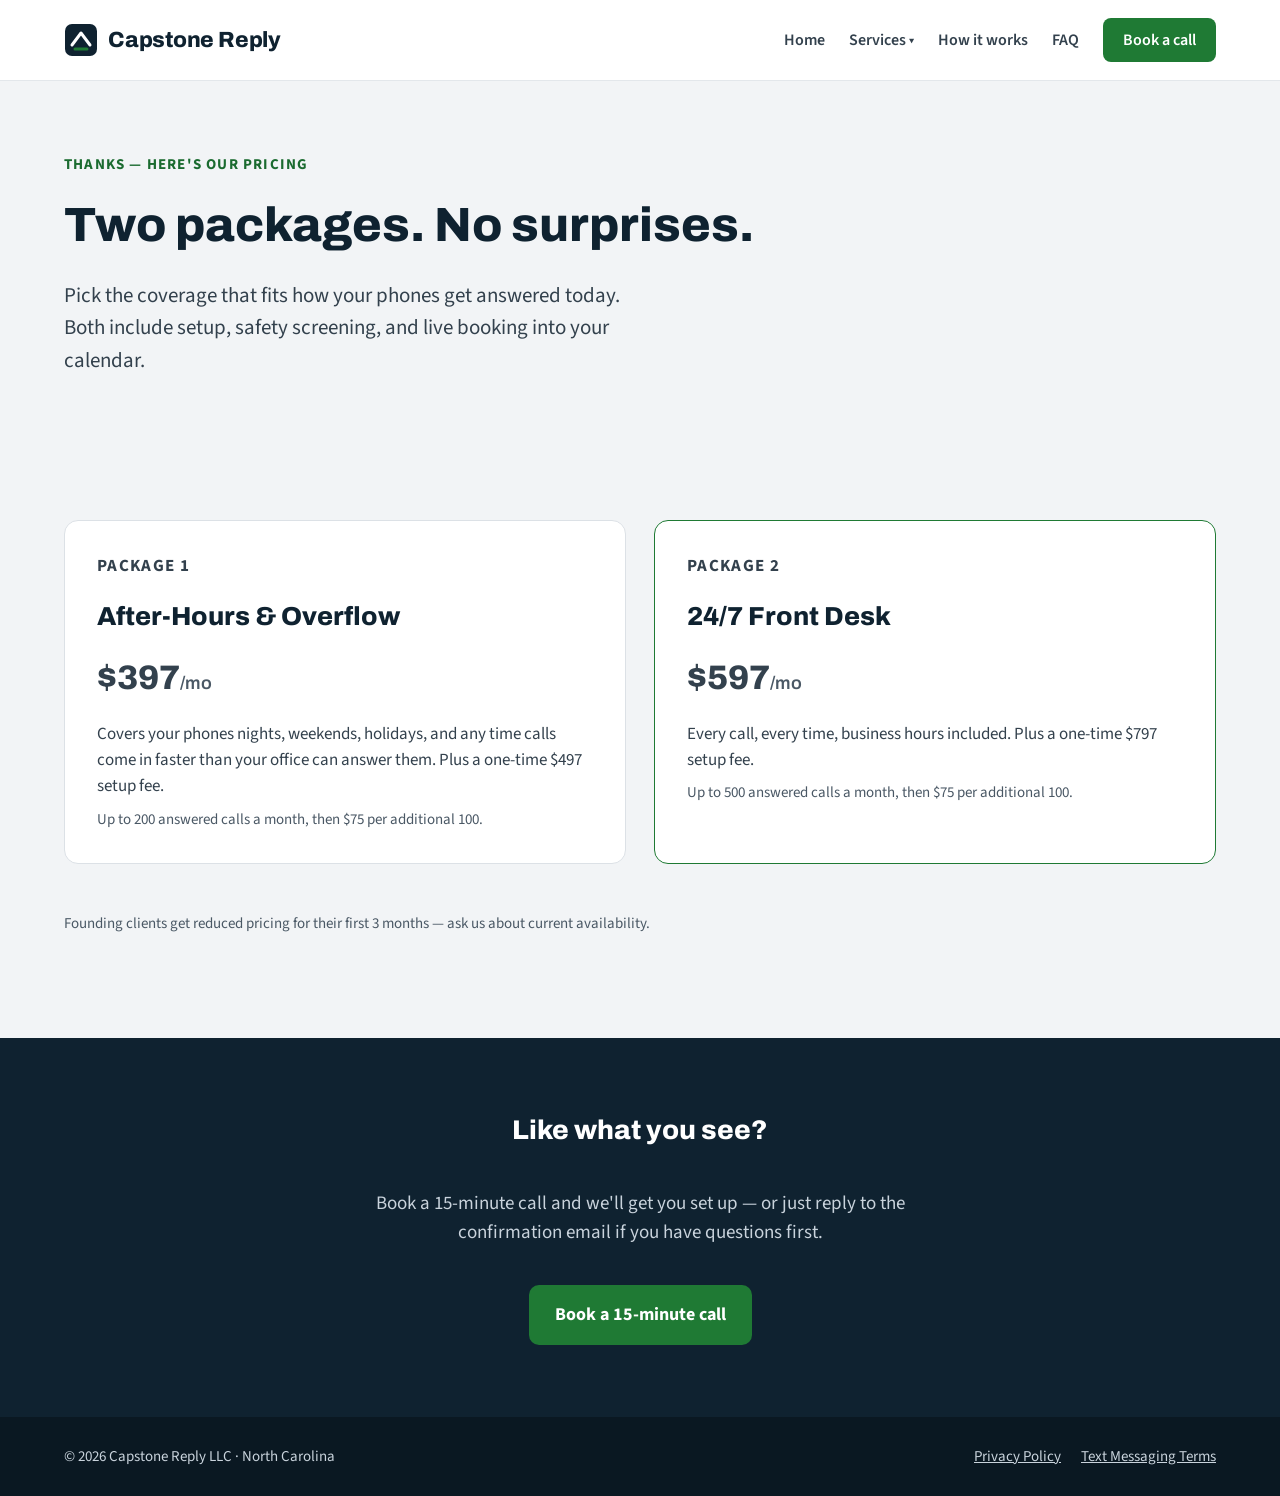
<file: pricing-reveal.html>
<!doctype html>
<html lang="en">
<head>
<meta charset="utf-8">
<meta name="viewport" content="width=device-width, initial-scale=1">
<title>Our Packages | Capstone Reply</title>
<meta name="description" content="Capstone Reply's two packages: After-Hours and 24/7 AI call answering.">
<link rel="preconnect" href="https://fonts.googleapis.com">
<link rel="stylesheet" href="https://fonts.googleapis.com/css2?family=Archivo:wght@600;700;800&family=Source+Sans+3:wght@400;600;700&display=swap">
<link rel="stylesheet" href="/css/style.css">
</head>
<body>

<header class="site-header">
<div class="wrap header-row">
<a href="/" class="brand">
<svg width="34" height="34" viewBox="0 0 34 34" aria-hidden="true"><rect x="1" y="1" width="32" height="32" rx="7" fill="#0F2230"></rect><path d="M8 22 L17 10 L26 22" fill="none" stroke="#FFFFFF" stroke-width="3" stroke-linecap="round" stroke-linejoin="round"></path><path d="M11 26 H23" stroke="#1F7A34" stroke-width="3" stroke-linecap="round"></path></svg>
<span class="brand-name">Capstone Reply</span>
</a>
<nav aria-label="Main" class="main-nav">
<a href="/" class="navlink">Home</a>
<div class="nav-dropdown">
<a href="/services.html" class="navlink">Services &#9662;</a>
<div class="nav-dropdown-panel">
<a href="/hvac.html" class="navlink">HVAC</a>
<a href="/plumbing.html" class="navlink">Plumbing</a>
<a href="/electrical.html" class="navlink">Electrical</a>
<a href="/roofing.html" class="navlink">Roofing</a>
<a href="/services.html" class="nav-dropdown-all">All services</a>
</div>
</div>
<a href="/#how" class="navlink">How it works</a>
<a href="/#faq" class="navlink">FAQ</a>
<a href="/#book" class="navlink navlink-cta">Book a call</a>
</nav>
</div>
</header>

<section class="hero">
<div class="wrap" style="padding: 72px 24px 56px;">
<p class="eyebrow">Thanks &mdash; here's our pricing</p>
<h1 style="font-size: clamp(32px, 4vw, 48px); margin-top: 12px;">Two packages. No surprises.</h1>
<p class="hero-sub" style="margin-top: 16px;">Pick the coverage that fits how your phones get answered today. Both include setup, safety screening, and live booking into your calendar.</p>
</div>
</section>
<section class="section section-light">
<div class="wrap">
<div class="feature-grid" style="gap: 28px;">
<div class="feature-card" style="padding: 32px;">
<p class="eyebrow">Package 1</p>
<h3 style="font-size: 26px; margin-top: 8px;">After-Hours &amp; Overflow</h3>
<p style="font-size: 34px; font-family: 'Archivo', sans-serif; font-weight: 800; margin: 8px 0;">$397<span style="font-size:18px; font-weight:600; color: var(--muted);">/mo</span></p>
<p>Covers your phones nights, weekends, holidays, and any time calls come in faster than your office can answer them. Plus a one-time $497 setup fee.</p>
<p style="color: var(--muted); font-size: 15px;">Up to 200 answered calls a month, then $75 per additional 100.</p>
</div>
<div class="feature-card" style="padding: 32px; border-color: var(--accent);">
<p class="eyebrow">Package 2</p>
<h3 style="font-size: 26px; margin-top: 8px;">24/7 Front Desk</h3>
<p style="font-size: 34px; font-family: 'Archivo', sans-serif; font-weight: 800; margin: 8px 0;">$597<span style="font-size:18px; font-weight:600; color: var(--muted);">/mo</span></p>
<p>Every call, every time, business hours included. Plus a one-time $797 setup fee.</p>
<p style="color: var(--muted); font-size: 15px;">Up to 500 answered calls a month, then $75 per additional 100.</p>
</div>
</div>
<p style="color: var(--muted); font-size: 15px; margin-top: 8px;">Founding clients get reduced pricing for their first 3 months &mdash; ask us about current availability.</p>
</div>
</section>
<section class="book-section">
<div class="wrap" style="padding: 72px 24px; text-align: center; display: flex; flex-direction: column; align-items: center; gap: 18px;">
<h2>Like what you see?</h2>
<p style="color: var(--muted-light); font-size: 19px; max-width: 560px;">Book a 15-minute call and we'll get you set up &mdash; or just reply to the confirmation email if you have questions first.</p>
<a href="/#book" class="btn btn-primary">Book a 15-minute call</a>
</div>
</section>
<footer class="site-footer">
<div class="wrap footer-row">
<span>&copy; 2026 Capstone Reply LLC &middot; North Carolina</span>
<nav aria-label="Legal" class="footer-legal">
<a href="https://capstonereply.com/privacy">Privacy Policy</a>
<a href="https://capstonereply.com/sms-terms">Text Messaging Terms</a>
</nav>
</div>
</footer>
</body>
</html>
</file>
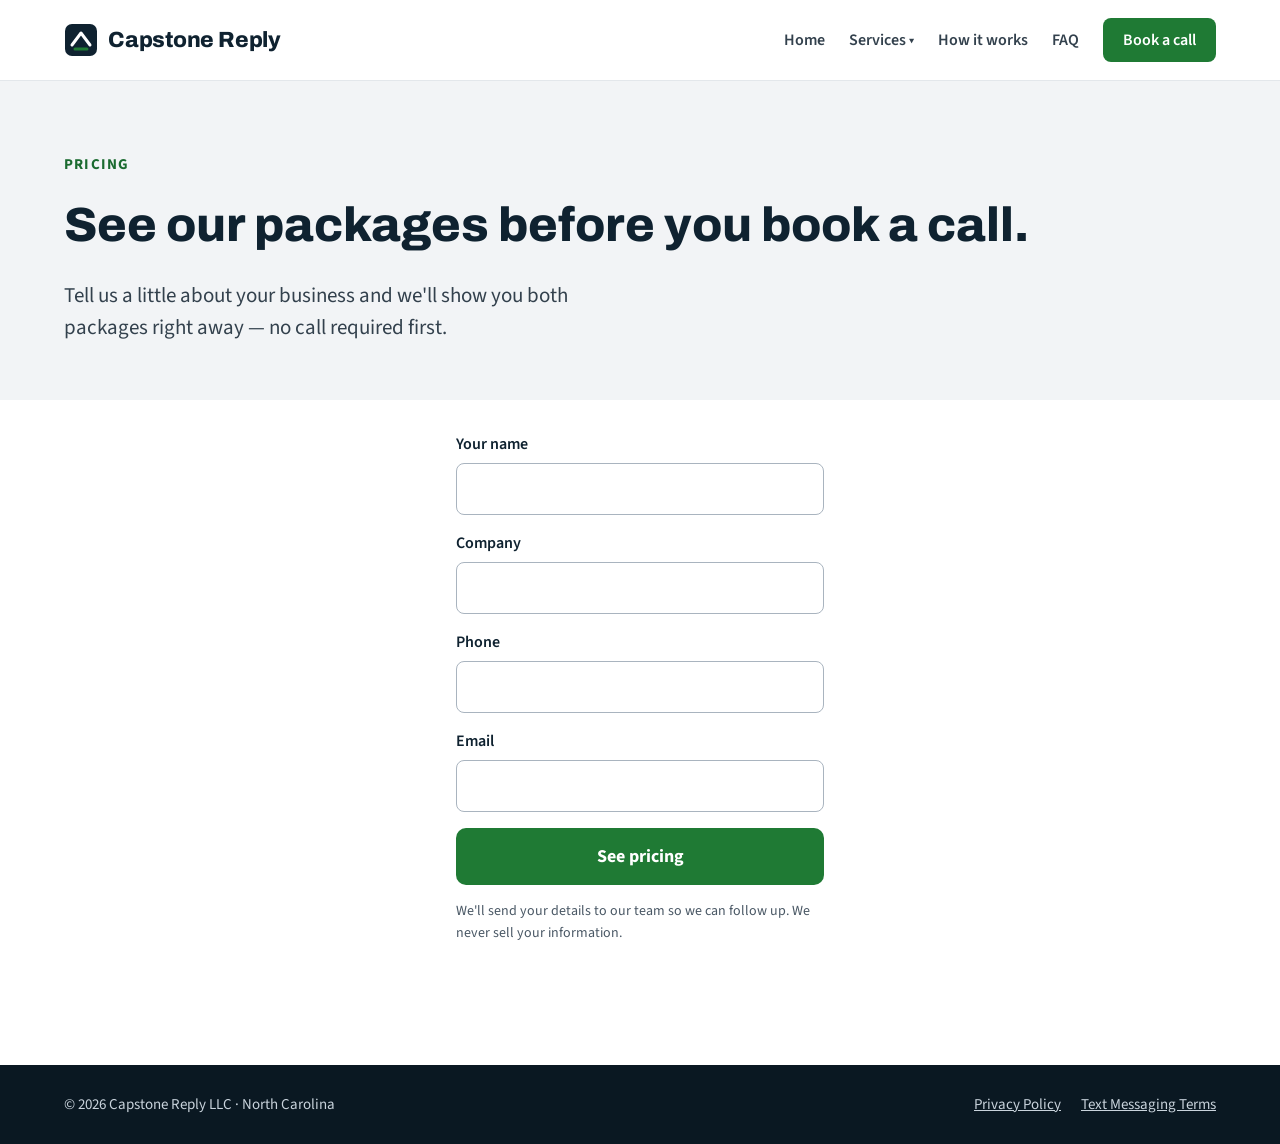
<file: pricing.html>
<!doctype html>
<html lang="en">
<head>
<meta charset="utf-8">
<meta name="viewport" content="width=device-width, initial-scale=1">
<title>See Pricing | Capstone Reply</title>
<meta name="description" content="Tell us a bit about your business and see Capstone Reply's packages and pricing right away.">
<link rel="preconnect" href="https://fonts.googleapis.com">
<link rel="stylesheet" href="https://fonts.googleapis.com/css2?family=Archivo:wght@600;700;800&family=Source+Sans+3:wght@400;600;700&display=swap">
<link rel="stylesheet" href="/css/style.css">
</head>
<body>

<header class="site-header">
<div class="wrap header-row">
<a href="/" class="brand">
<svg width="34" height="34" viewBox="0 0 34 34" aria-hidden="true"><rect x="1" y="1" width="32" height="32" rx="7" fill="#0F2230"></rect><path d="M8 22 L17 10 L26 22" fill="none" stroke="#FFFFFF" stroke-width="3" stroke-linecap="round" stroke-linejoin="round"></path><path d="M11 26 H23" stroke="#1F7A34" stroke-width="3" stroke-linecap="round"></path></svg>
<span class="brand-name">Capstone Reply</span>
</a>
<nav aria-label="Main" class="main-nav">
<a href="/" class="navlink">Home</a>
<div class="nav-dropdown">
<a href="/services.html" class="navlink">Services &#9662;</a>
<div class="nav-dropdown-panel">
<a href="/hvac.html" class="navlink">HVAC</a>
<a href="/plumbing.html" class="navlink">Plumbing</a>
<a href="/electrical.html" class="navlink">Electrical</a>
<a href="/roofing.html" class="navlink">Roofing</a>
<a href="/services.html" class="nav-dropdown-all">All services</a>
</div>
</div>
<a href="/#how" class="navlink">How it works</a>
<a href="/#faq" class="navlink">FAQ</a>
<a href="/#book" class="navlink navlink-cta">Book a call</a>
</nav>
</div>
</header>

<section class="hero">
<div class="wrap" style="padding: 72px 24px 56px;">
<p class="eyebrow">Pricing</p>
<h1 style="font-size: clamp(32px, 4vw, 48px); margin-top: 12px;">See our packages before you book a call.</h1>
<p class="hero-sub" style="margin-top: 16px;">Tell us a little about your business and we'll show you both packages right away &mdash; no call required first.</p>
</div>
</section>
<section class="section">
<div class="wrap-narrow" style="padding-top: 0; max-width: 480px;">
<form name="pricing-request" method="POST" data-netlify="true" netlify-honeypot="bot-field" action="/pricing-reveal.html" class="book-form" aria-label="See pricing">
<input type="hidden" name="form-name" value="pricing-request">
<p class="hidden-field"><label>Don't fill this out if you're human: <input name="bot-field"></label></p>
<div class="form-field">
<label for="p-name">Your name</label>
<input id="p-name" name="name" type="text" autocomplete="name" required>
</div>
<div class="form-field">
<label for="p-company">Company</label>
<input id="p-company" name="company" type="text" autocomplete="organization" required>
</div>
<div class="form-row">
<div class="form-field">
<label for="p-phone">Phone</label>
<input id="p-phone" name="phone" type="tel" autocomplete="tel" required>
</div>
<div class="form-field">
<label for="p-email">Email</label>
<input id="p-email" name="email" type="email" autocomplete="email" required>
</div>
</div>
<button type="submit" class="btn btn-submit">See pricing</button>
<p class="form-fineprint">We'll send your details to our team so we can follow up. We never sell your information.</p>
</form>
</div>
</section>
<footer class="site-footer">
<div class="wrap footer-row">
<span>&copy; 2026 Capstone Reply LLC &middot; North Carolina</span>
<nav aria-label="Legal" class="footer-legal">
<a href="https://capstonereply.com/privacy">Privacy Policy</a>
<a href="https://capstonereply.com/sms-terms">Text Messaging Terms</a>
</nav>
</div>
</footer>
</body>
</html>
</file>
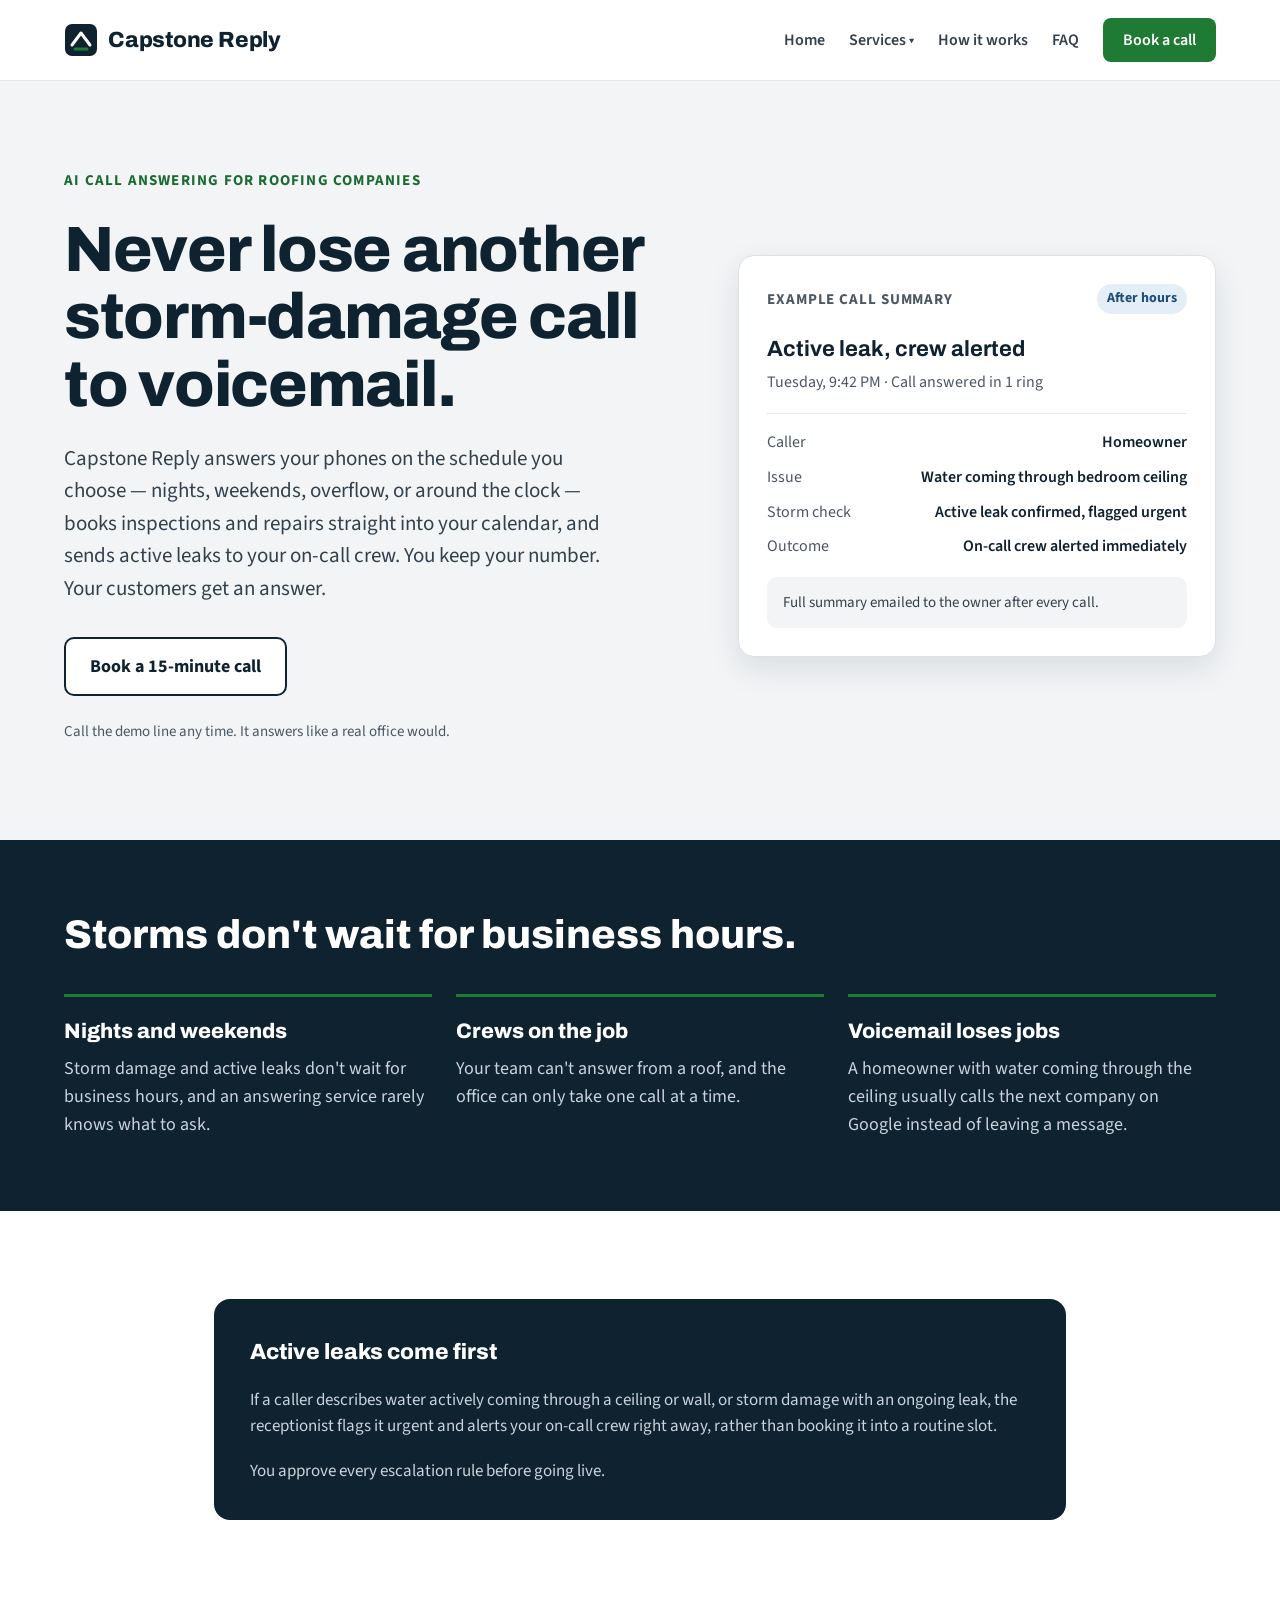
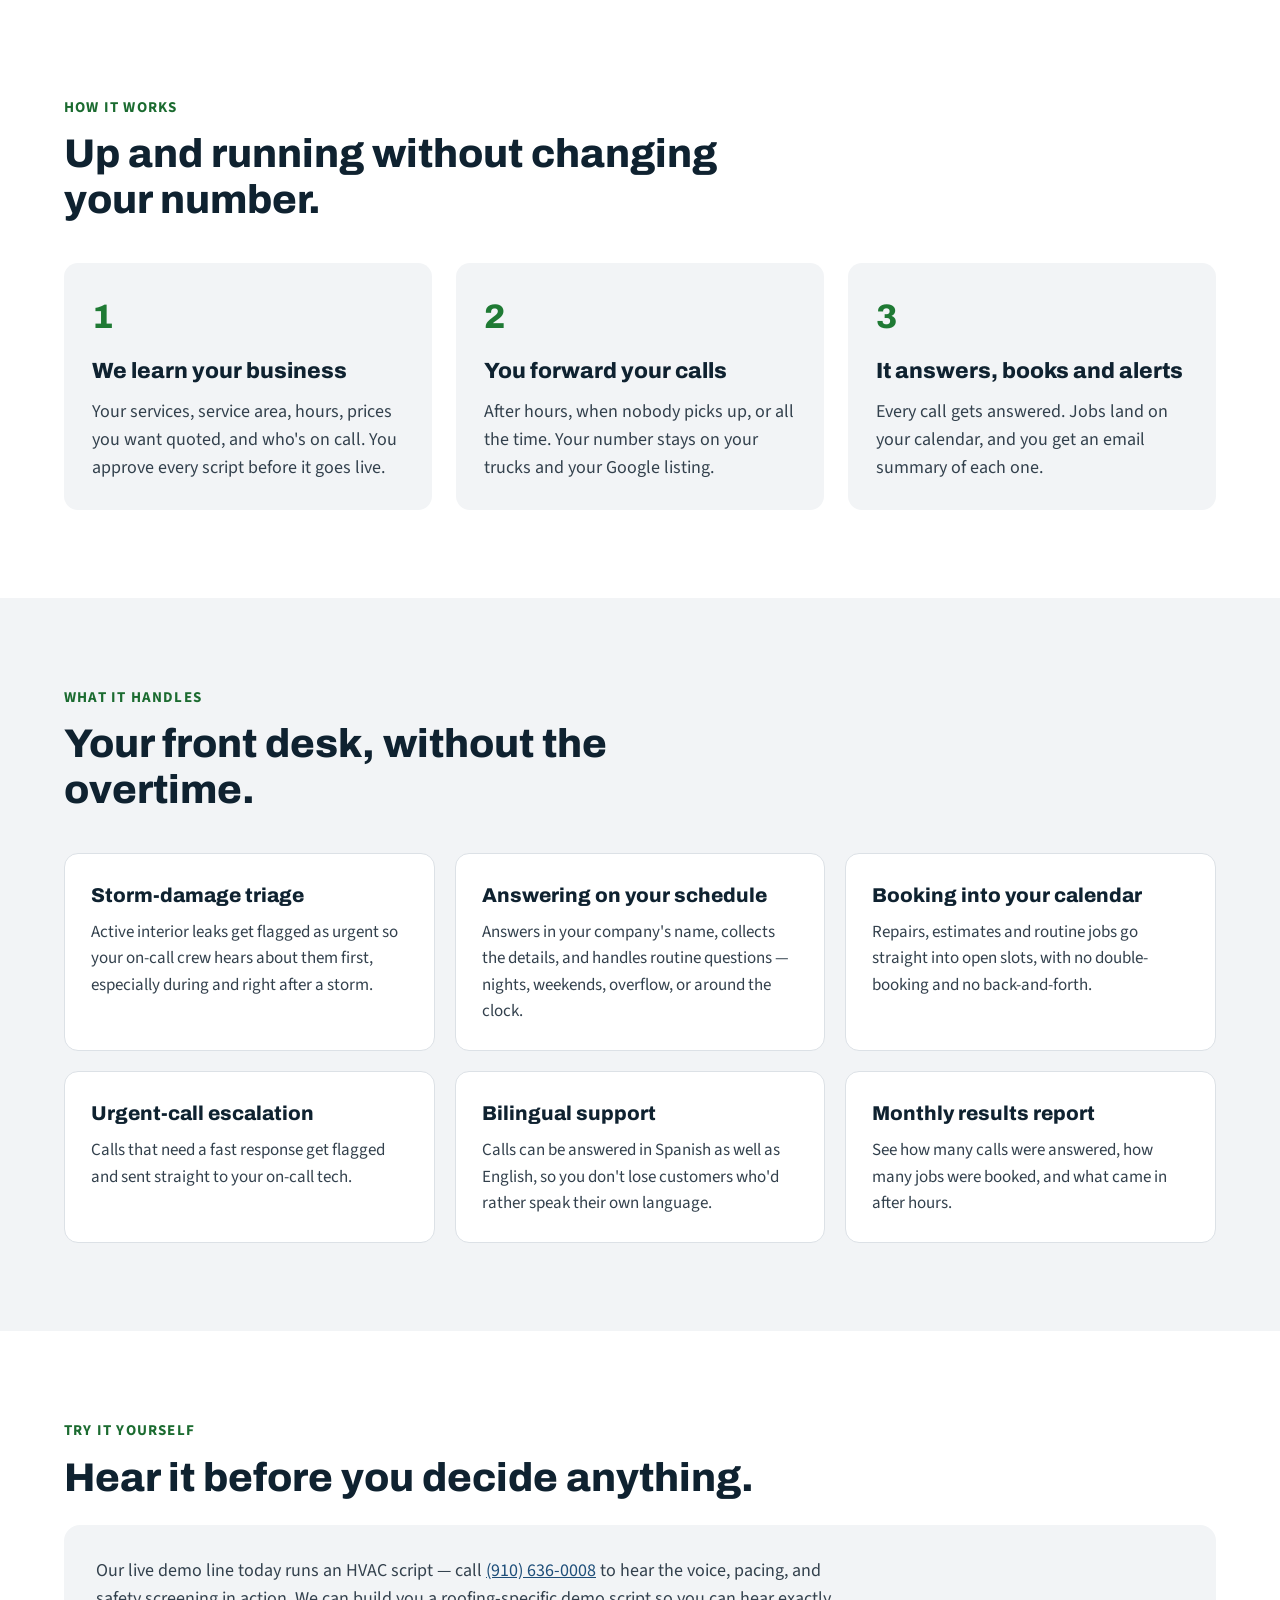
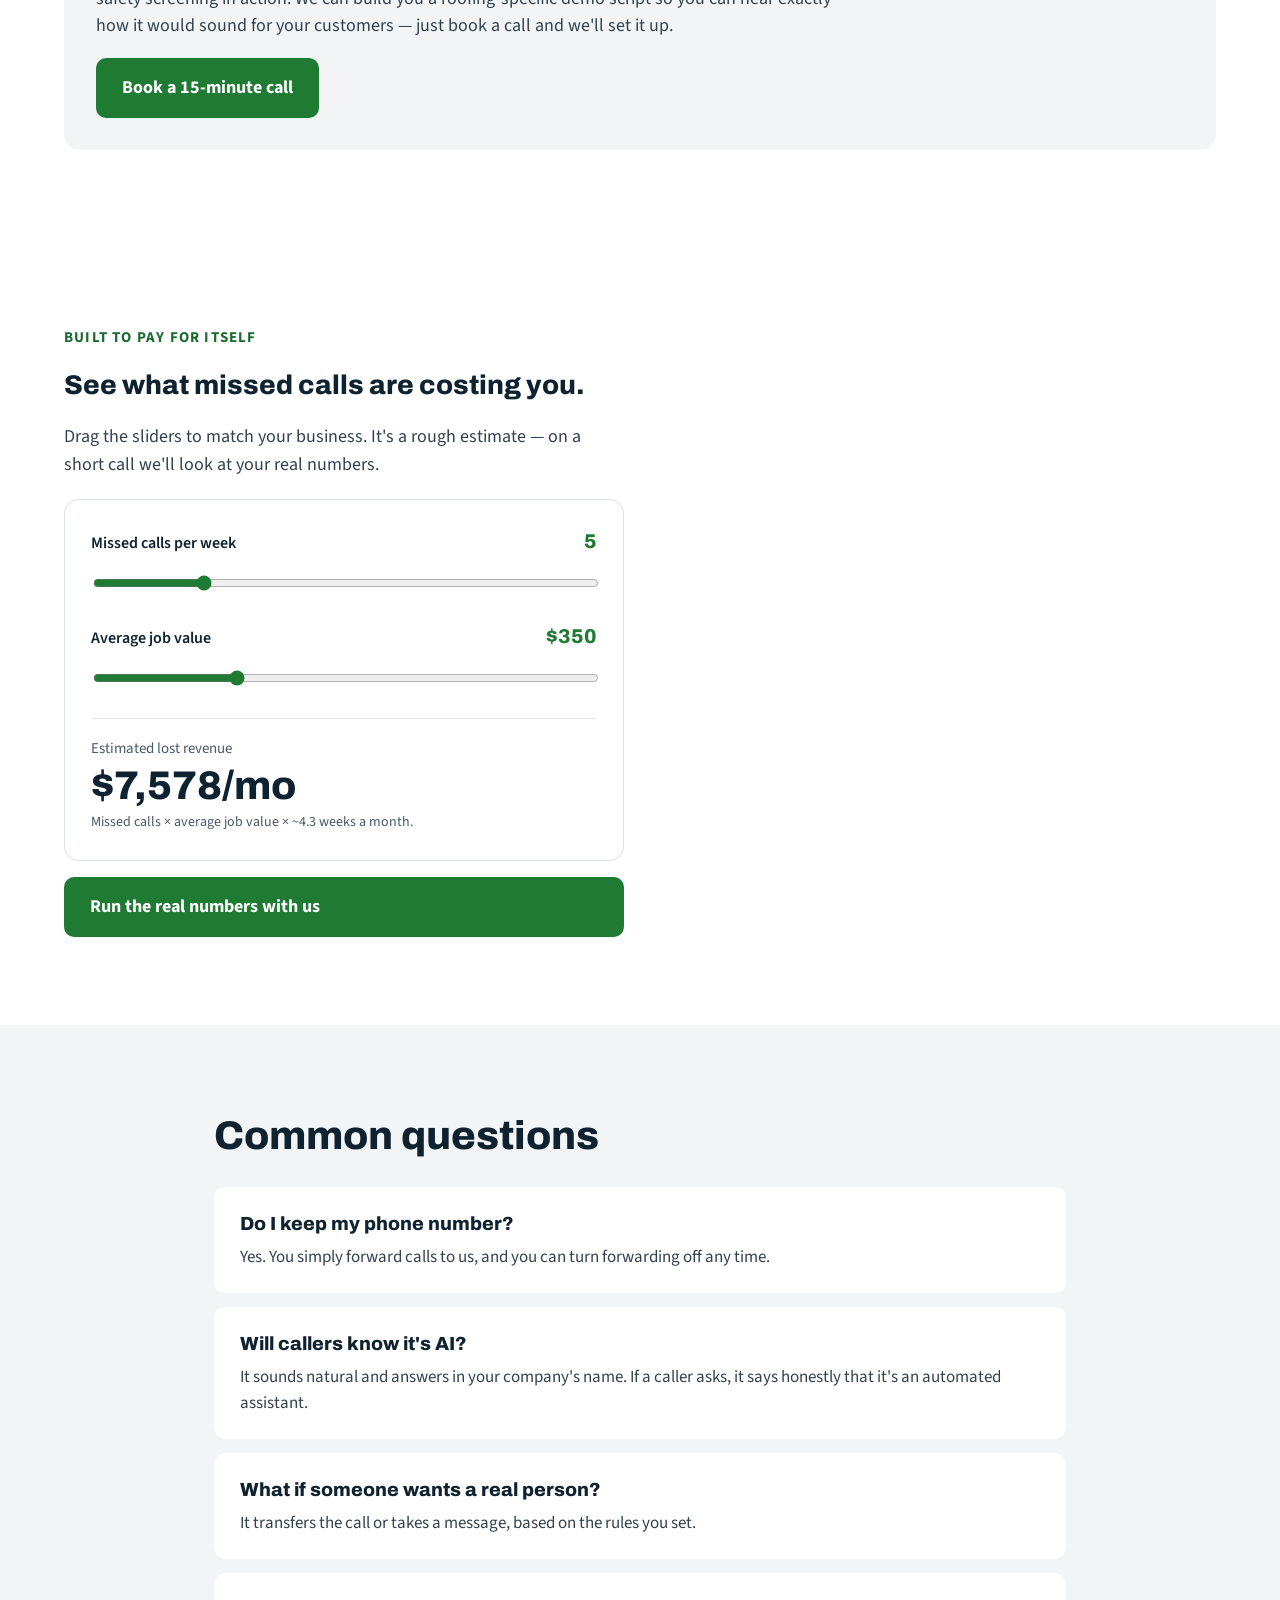
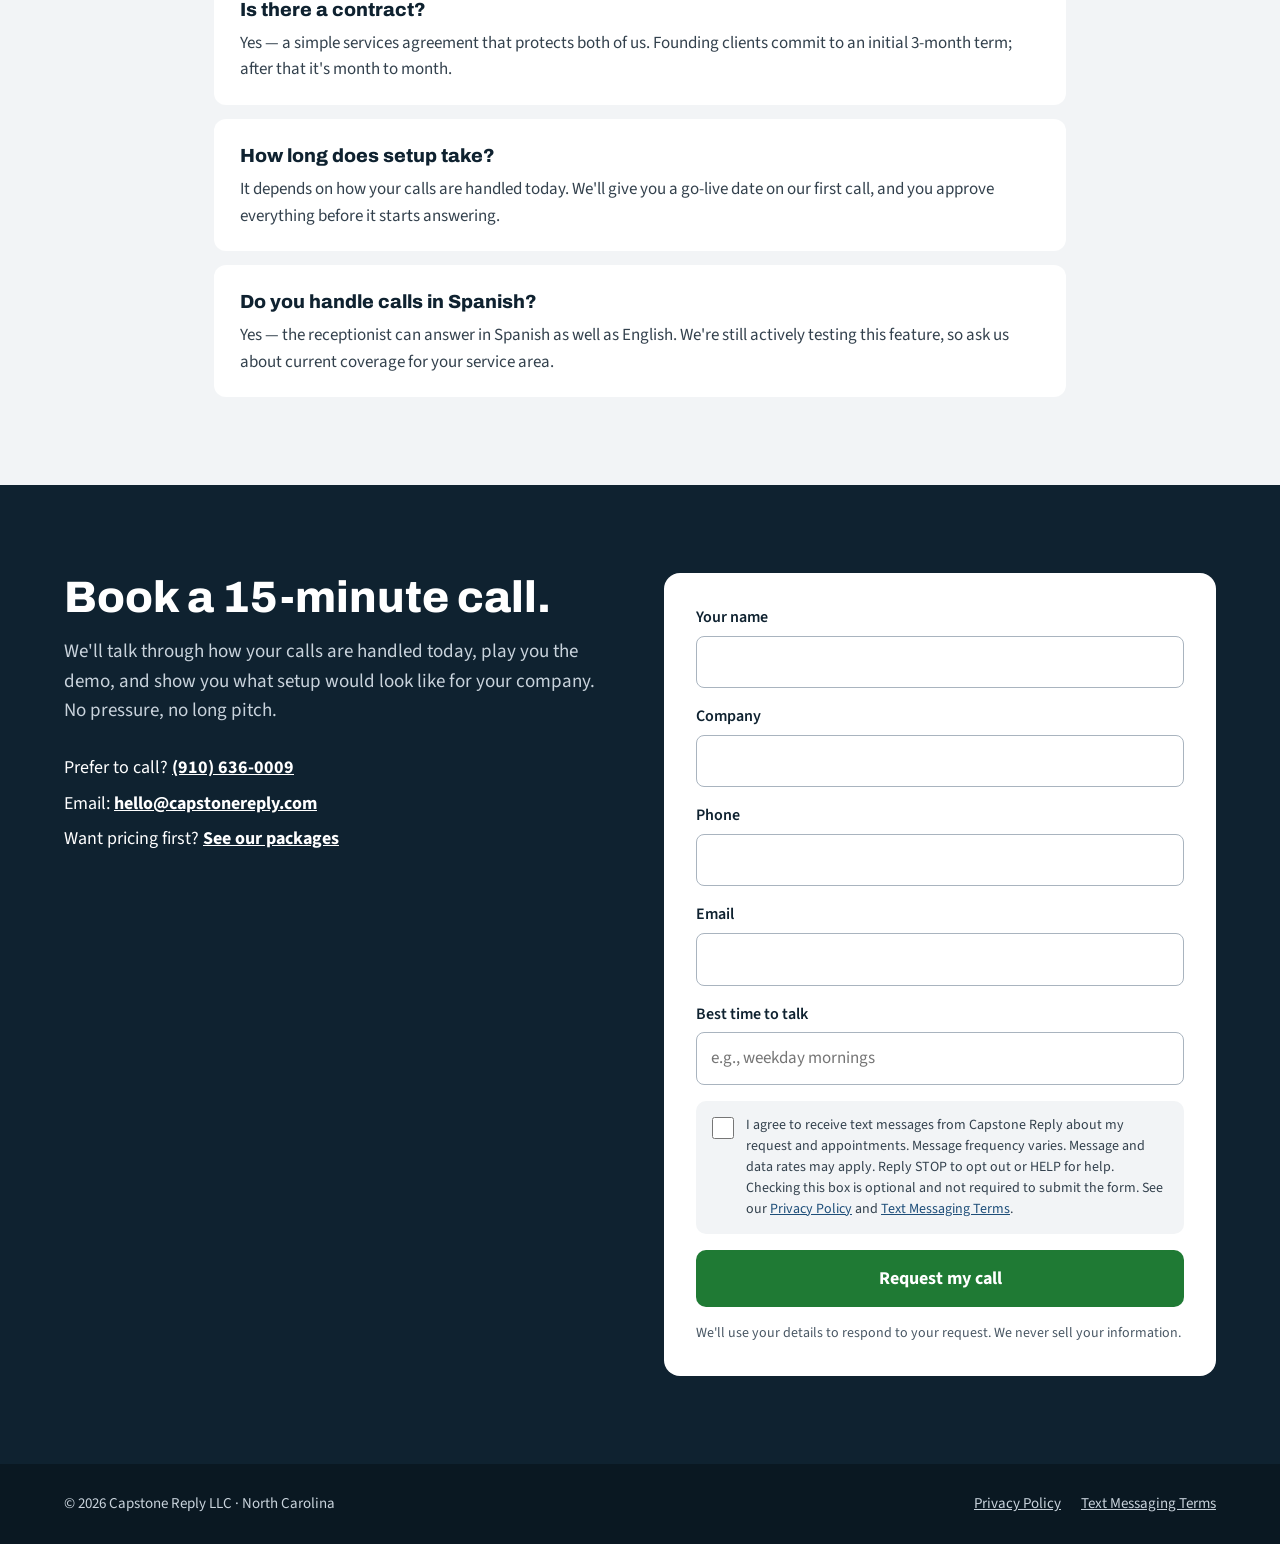
<file: roofing.html>
<!doctype html>
<html lang="en">
<head>
<meta charset="utf-8">
<meta name="viewport" content="width=device-width, initial-scale=1">
<title>AI Call Answering for Roofing Companies | Capstone Reply</title>
<meta name="description" content="AI call answering for roofing companies: storm-damage triage, live booking, and urgent-call escalation for active leaks.">
<link rel="preconnect" href="https://fonts.googleapis.com">
<link rel="stylesheet" href="https://fonts.googleapis.com/css2?family=Archivo:wght@600;700;800&family=Source+Sans+3:wght@400;600;700&display=swap">
<link rel="stylesheet" href="/css/style.css">
</head>
<body>

<header class="site-header">
<div class="wrap header-row">
<a href="/" class="brand">
<svg width="34" height="34" viewBox="0 0 34 34" aria-hidden="true"><rect x="1" y="1" width="32" height="32" rx="7" fill="#0F2230"></rect><path d="M8 22 L17 10 L26 22" fill="none" stroke="#FFFFFF" stroke-width="3" stroke-linecap="round" stroke-linejoin="round"></path><path d="M11 26 H23" stroke="#1F7A34" stroke-width="3" stroke-linecap="round"></path></svg>
<span class="brand-name">Capstone Reply</span>
</a>
<nav aria-label="Main" class="main-nav">
<a href="/" class="navlink">Home</a>
<div class="nav-dropdown">
<a href="/services.html" class="navlink">Services &#9662;</a>
<div class="nav-dropdown-panel">
<a href="/hvac.html" class="navlink">HVAC</a>
<a href="/plumbing.html" class="navlink">Plumbing</a>
<a href="/electrical.html" class="navlink">Electrical</a>
<a href="/roofing.html" class="navlink navlink-active">Roofing</a>
<a href="/services.html" class="nav-dropdown-all">All services</a>
</div>
</div>
<a href="/#how" class="navlink">How it works</a>
<a href="/#faq" class="navlink">FAQ</a>
<a href="/#book" class="navlink navlink-cta">Book a call</a>
</nav>
</div>
</header>

<section id="top" class="hero">
<div class="wrap hero-row">
<div class="hero-copy">
<p class="eyebrow">AI call answering for roofing companies</p>
<h1>Never lose another storm-damage call to voicemail.</h1>
<p class="hero-sub">Capstone Reply answers your phones on the schedule you choose &mdash; nights, weekends, overflow, or around the clock &mdash; books inspections and repairs straight into your calendar, and sends active leaks to your on-call crew. You keep your number. Your customers get an answer.</p>
<div class="hero-ctas">

<a href="#book" class="btn btn-secondary">Book a 15-minute call</a>
</div>
<p class="hero-note">Call the demo line any time. It answers like a real office would.</p>
</div>
<div class="hero-card">
<div class="call-card">
<div class="call-card-top">
<span class="call-card-label">Example call summary</span>
<span class="call-card-badge">After hours</span>
</div>
<div class="call-card-title">
<span class="call-card-title-main">Active leak, crew alerted</span>
<span class="call-card-title-sub">Tuesday, 9:42 PM &middot; Call answered in 1 ring</span>
</div>
<div class="call-card-rows">
<div class="call-card-row"><span>Caller</span><span>Homeowner</span></div>
<div class="call-card-row"><span>Issue</span><span>Water coming through bedroom ceiling</span></div>
<div class="call-card-row"><span>Storm check</span><span>Active leak confirmed, flagged urgent</span></div>
<div class="call-card-row"><span>Outcome</span><span>On-call crew alerted immediately</span></div>
</div>
<div class="call-card-foot">Full summary emailed to the owner after every call.</div>
</div>
</div>
</div>
</section>

<section class="problem-section">
<div class="wrap">
<h2 class="problem-title">Storms don't wait for business hours.</h2>
<div class="problem-grid">
<div class="problem-card"><h3>Nights and weekends</h3><p>Storm damage and active leaks don't wait for business hours, and an answering service rarely knows what to ask.</p></div>
<div class="problem-card"><h3>Crews on the job</h3><p>Your team can't answer from a roof, and the office can only take one call at a time.</p></div>
<div class="problem-card"><h3>Voicemail loses jobs</h3><p>A homeowner with water coming through the ceiling usually calls the next company on Google instead of leaving a message.</p></div>
</div>
</div>
</section>

<section class="section">
<div class="wrap-narrow">
<div class="safety-col">
<h3>Active leaks come first</h3>
<p>If a caller describes water actively coming through a ceiling or wall, or storm damage with an ongoing leak, the receptionist flags it urgent and alerts your on-call crew right away, rather than booking it into a routine slot.</p>
<p>You approve every escalation rule before going live.</p>
</div>
</div>
</section>

<section id="how" class="section">
<div class="wrap">
<div class="section-head">
<p class="eyebrow">How it works</p>
<h2>Up and running without changing your number.</h2>
</div>
<ol class="steps">
<li class="step-card"><span class="step-num">1</span><h3>We learn your business</h3><p>Your services, service area, hours, prices you want quoted, and who's on call. You approve every script before it goes live.</p></li>
<li class="step-card"><span class="step-num">2</span><h3>You forward your calls</h3><p>After hours, when nobody picks up, or all the time. Your number stays on your trucks and your Google listing.</p></li>
<li class="step-card"><span class="step-num">3</span><h3>It answers, books and alerts</h3><p>Every call gets answered. Jobs land on your calendar, and you get an email summary of each one.</p></li>
</ol>
</div>
</section>

<section id="features" class="section section-light">
<div class="wrap">
<div class="section-head">
<p class="eyebrow">What it handles</p>
<h2>Your front desk, without the overtime.</h2>
</div>
<div class="feature-grid">
<div class="feature-card"><h3>Storm-damage triage</h3><p>Active interior leaks get flagged as urgent so your on-call crew hears about them first, especially during and right after a storm.</p></div>
<div class="feature-card"><h3>Answering on your schedule</h3><p>Answers in your company's name, collects the details, and handles routine questions &mdash; nights, weekends, overflow, or around the clock.</p></div>
<div class="feature-card"><h3>Booking into your calendar</h3><p>Repairs, estimates and routine jobs go straight into open slots, with no double-booking and no back-and-forth.</p></div>
<div class="feature-card"><h3>Urgent-call escalation</h3><p>Calls that need a fast response get flagged and sent straight to your on-call tech.</p></div>
<div class="feature-card"><h3>Bilingual support</h3><p>Calls can be answered in Spanish as well as English, so you don't lose customers who'd rather speak their own language.</p></div>
<div class="feature-card"><h3>Monthly results report</h3><p>See how many calls were answered, how many jobs were booked, and what came in after hours.</p></div>
</div>
</div>
</section>

<section class="section try-it-section">
<div class="wrap">
<div class="section-head">
<p class="eyebrow">Try it yourself</p>
<h2>Hear it before you decide anything.</h2>
</div>
<div class="try-it-card">
<p>Our live demo line today runs an HVAC script &mdash; call <a href="tel:+19106360008">(910) 636-0008</a> to hear the voice, pacing, and safety screening in action. We can build you a roofing-specific demo script so you can hear exactly how it would sound for your customers &mdash; just book a call and we'll set it up.</p>
<a href="#book" class="btn btn-primary">Book a 15-minute call</a>
</div>
</div>
</section>

<section class="section">
<div class="wrap calc-row">
<div class="calc-col">
<p class="eyebrow">Built to pay for itself</p>
<h2>See what missed calls are costing you.</h2>
<p class="calc-intro">Drag the sliders to match your business. It's a rough estimate &mdash; on a short call we'll look at your real numbers.</p>
<div class="calc-card">
<div class="calc-field">
<div class="calc-field-row"><label for="calc-calls">Missed calls per week</label><span id="calc-calls-val" class="calc-val">5</span></div>
<input id="calc-calls" type="range" min="1" max="20" value="5" step="1" aria-label="Missed calls per week">
</div>
<div class="calc-field">
<div class="calc-field-row"><label for="calc-value">Average job value</label><span id="calc-value-val" class="calc-val">$350</span></div>
<input id="calc-value" type="range" min="100" max="1000" value="350" step="25" aria-label="Average job value">
</div>
<div class="calc-result-box">
<span class="calc-result-label">Estimated lost revenue</span>
<span id="calc-result" class="calc-result-value">$7,578/mo</span>
<span class="calc-result-sub">Missed calls &times; average job value &times; ~4.3 weeks a month.</span>
</div>
</div>
<a href="#book" class="btn btn-primary">Run the real numbers with us</a>
</div>
</div>
</section>

<section id="faq" class="section section-light">
<div class="wrap-narrow">
<h2>Common questions</h2>
<div class="faq-list">
<div class="faq-card"><h3>Do I keep my phone number?</h3><p>Yes. You simply forward calls to us, and you can turn forwarding off any time.</p></div>
<div class="faq-card"><h3>Will callers know it's AI?</h3><p>It sounds natural and answers in your company's name. If a caller asks, it says honestly that it's an automated assistant.</p></div>
<div class="faq-card"><h3>What if someone wants a real person?</h3><p>It transfers the call or takes a message, based on the rules you set.</p></div>
<div class="faq-card"><h3>Is there a contract?</h3><p>Yes &mdash; a simple services agreement that protects both of us. Founding clients commit to an initial 3-month term; after that it's month to month.</p></div>
<div class="faq-card"><h3>How long does setup take?</h3><p>It depends on how your calls are handled today. We'll give you a go-live date on our first call, and you approve everything before it starts answering.</p></div>
<div class="faq-card"><h3>Do you handle calls in Spanish?</h3><p>Yes &mdash; the receptionist can answer in Spanish as well as English. We're still actively testing this feature, so ask us about current coverage for your service area.</p></div>
</div>
</div>
</section>

<section id="book" class="book-section">
<div class="wrap book-row">
<div class="book-copy">
<h2>Book a 15-minute call.</h2>
<p>We'll talk through how your calls are handled today, play you the demo, and show you what setup would look like for your company. No pressure, no long pitch.</p>
<div class="book-contacts">
<span>Prefer to call? <a href="tel:+19106360009">(910) 636-0009</a></span>
<span>Email: <a href="mailto:hello@capstonereply.com">hello@capstonereply.com</a></span>
<span>Want pricing first? <a href="/pricing.html">See our packages</a></span>
</div>
</div>
<form name="book-a-call" method="POST" data-netlify="true" netlify-honeypot="bot-field" class="book-form" aria-label="Book a call">
<input type="hidden" name="form-name" value="book-a-call">
<p class="hidden-field"><label>Don't fill this out if you're human: <input name="bot-field"></label></p>
<div class="form-field">
<label for="f-name">Your name</label>
<input id="f-name" name="name" type="text" autocomplete="name" required>
</div>
<div class="form-field">
<label for="f-company">Company</label>
<input id="f-company" name="company" type="text" autocomplete="organization">
</div>
<div class="form-row">
<div class="form-field">
<label for="f-phone">Phone</label>
<input id="f-phone" name="phone" type="tel" autocomplete="tel" required>
</div>
<div class="form-field">
<label for="f-email">Email</label>
<input id="f-email" name="email" type="email" autocomplete="email" required>
</div>
</div>
<div class="form-field">
<label for="f-time">Best time to talk</label>
<input id="f-time" name="best_time" type="text" placeholder="e.g., weekday mornings">
</div>
<div class="sms-consent">
<input id="f-sms" name="sms_consent" type="checkbox">
<label for="f-sms">I agree to receive text messages from Capstone Reply about my request and appointments. Message frequency varies. Message and data rates may apply. Reply STOP to opt out or HELP for help. Checking this box is optional and not required to submit the form. See our <a href="https://capstonereply.com/privacy">Privacy Policy</a> and <a href="https://capstonereply.com/sms-terms">Text Messaging Terms</a>.</label>
</div>
<button type="submit" class="btn btn-submit">Request my call</button>
<p class="form-fineprint">We'll use your details to respond to your request. We never sell your information.</p>
</form>
</div>
</section>

<footer class="site-footer">
<div class="wrap footer-row">
<span>&copy; 2026 Capstone Reply LLC &middot; North Carolina</span>
<nav aria-label="Legal" class="footer-legal">
<a href="https://capstonereply.com/privacy">Privacy Policy</a>
<a href="https://capstonereply.com/sms-terms">Text Messaging Terms</a>
</nav>
</div>
</footer>
</body>
</html>

<script>
(function(){
  function fmtMoney(n){ return '$' + Math.round(n).toLocaleString('en-US'); }
  function recalc(){
    var callsEl = document.getElementById('calc-calls');
    var valueEl = document.getElementById('calc-value');
    if (!callsEl || !valueEl) return;
    var calls = parseInt(callsEl.value, 10);
    var value = parseInt(valueEl.value, 10);
    document.getElementById('calc-calls-val').textContent = calls;
    document.getElementById('calc-value-val').textContent = fmtMoney(value);
    var monthly = calls * value * 4.33;
    document.getElementById('calc-result').textContent = fmtMoney(monthly) + '/mo';
  }
  var callsEl = document.getElementById('calc-calls');
  var valueEl = document.getElementById('calc-value');
  if (callsEl && valueEl) {
    callsEl.addEventListener('input', recalc);
    valueEl.addEventListener('input', recalc);
    recalc();
  }
})();
</script>
</file>
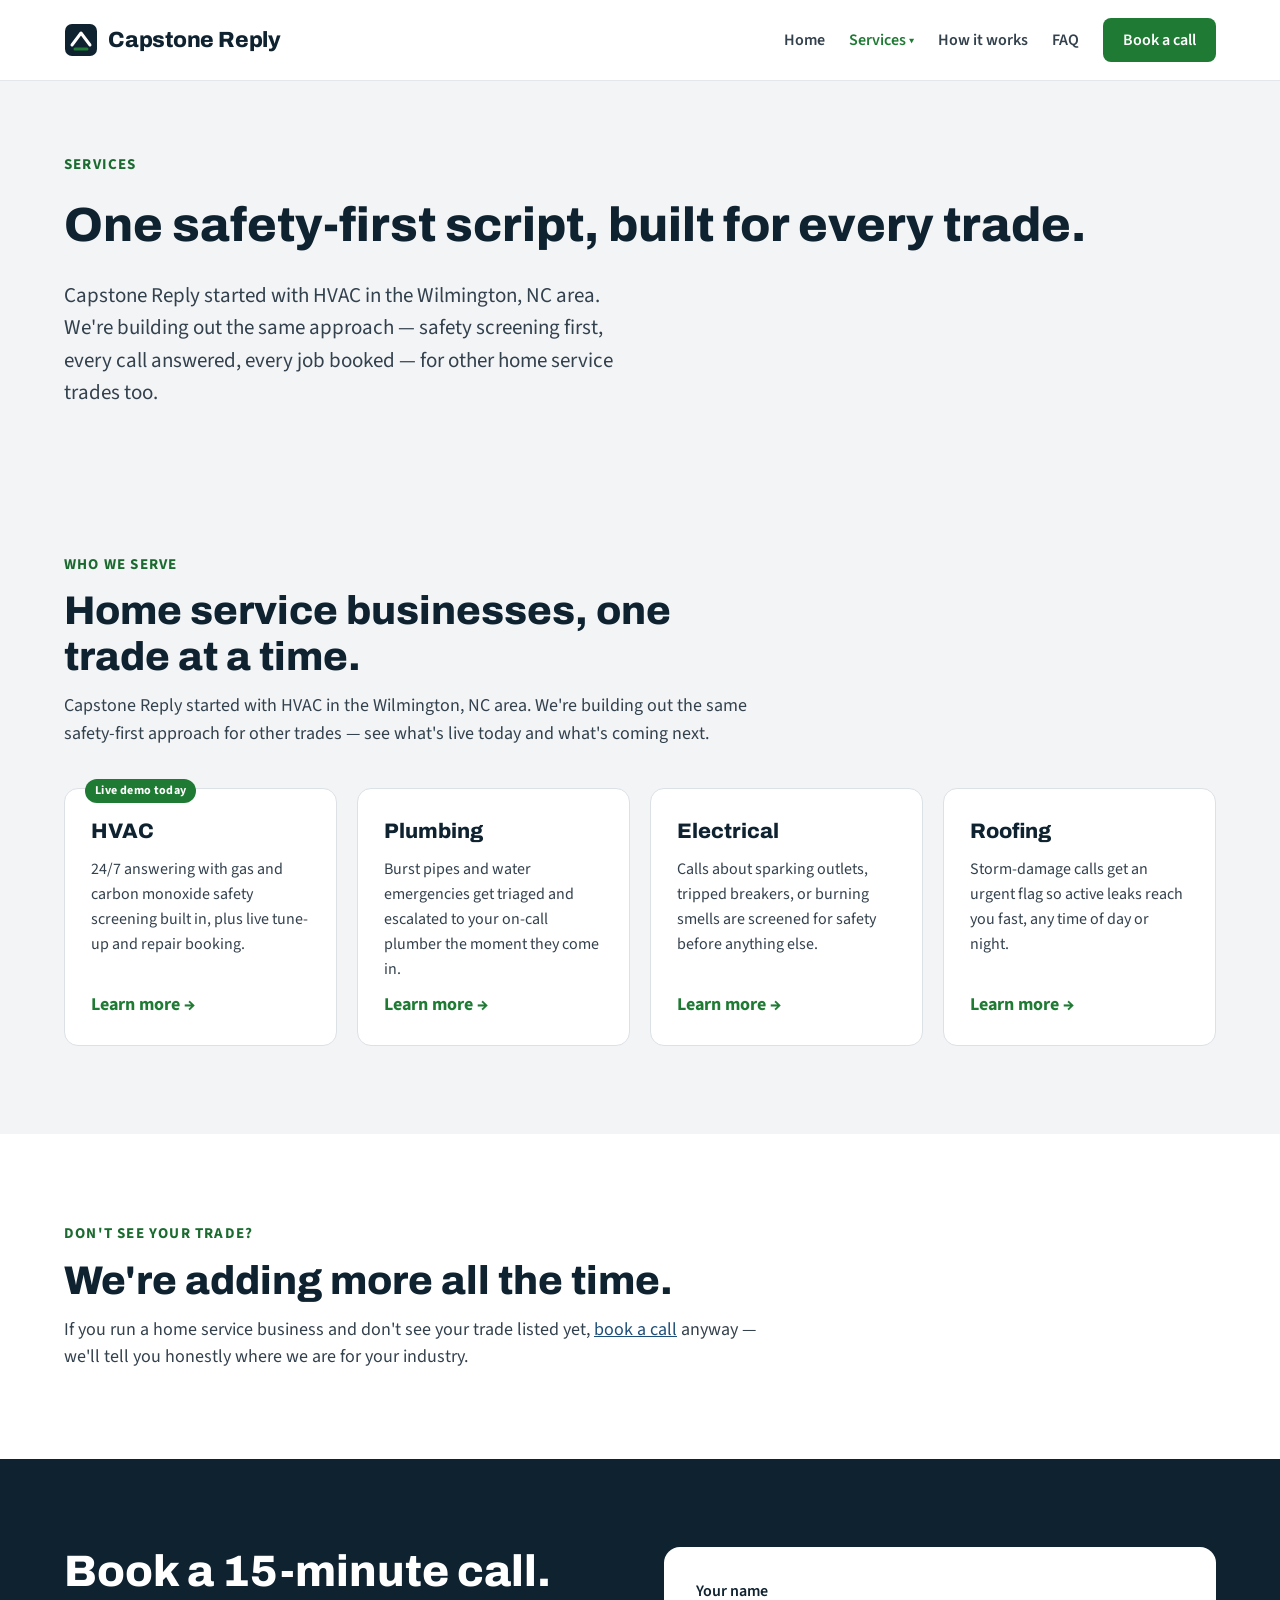
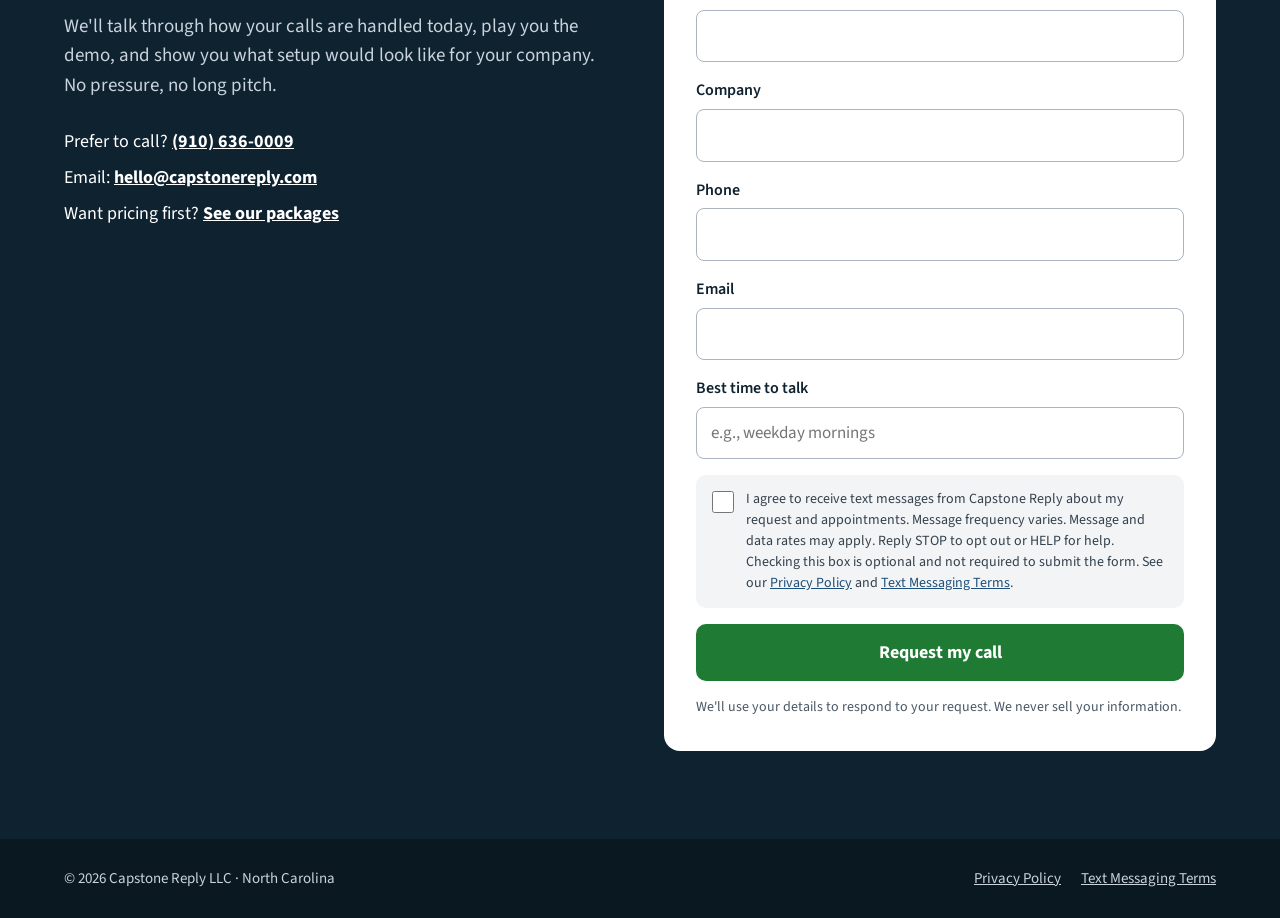
<file: services.html>
<!doctype html>
<html lang="en">
<head>
<meta charset="utf-8">
<meta name="viewport" content="width=device-width, initial-scale=1">
<title>Services | Capstone Reply</title>
<meta name="description" content="Every home service trade Capstone Reply serves or is building out next, each with its own safety-first call script.">
<link rel="preconnect" href="https://fonts.googleapis.com">
<link rel="stylesheet" href="https://fonts.googleapis.com/css2?family=Archivo:wght@600;700;800&family=Source+Sans+3:wght@400;600;700&display=swap">
<link rel="stylesheet" href="/css/style.css">
</head>
<body>

<header class="site-header">
<div class="wrap header-row">
<a href="/" class="brand">
<svg width="34" height="34" viewBox="0 0 34 34" aria-hidden="true"><rect x="1" y="1" width="32" height="32" rx="7" fill="#0F2230"></rect><path d="M8 22 L17 10 L26 22" fill="none" stroke="#FFFFFF" stroke-width="3" stroke-linecap="round" stroke-linejoin="round"></path><path d="M11 26 H23" stroke="#1F7A34" stroke-width="3" stroke-linecap="round"></path></svg>
<span class="brand-name">Capstone Reply</span>
</a>
<nav aria-label="Main" class="main-nav">
<a href="/" class="navlink">Home</a>
<div class="nav-dropdown">
<a href="/services.html" class="navlink navlink-active">Services &#9662;</a>
<div class="nav-dropdown-panel">
<a href="/hvac.html" class="navlink">HVAC</a>
<a href="/plumbing.html" class="navlink">Plumbing</a>
<a href="/electrical.html" class="navlink">Electrical</a>
<a href="/roofing.html" class="navlink">Roofing</a>
<a href="/services.html" class="nav-dropdown-all">All services</a>
</div>
</div>
<a href="/#how" class="navlink">How it works</a>
<a href="/#faq" class="navlink">FAQ</a>
<a href="/#book" class="navlink navlink-cta">Book a call</a>
</nav>
</div>
</header>

<section class="hero">
<div class="wrap" style="padding: 72px 24px 56px;">
<p class="eyebrow">Services</p>
<h1 style="font-size: clamp(32px, 4vw, 48px); margin-top: 12px;">One safety-first script, built for every trade.</h1>
<p class="hero-sub" style="margin-top: 16px;">Capstone Reply started with HVAC in the Wilmington, NC area. We're building out the same approach &mdash; safety screening first, every call answered, every job booked &mdash; for other home service trades too.</p>
</div>
</section>
<section class="section section-light">
<div class="wrap">
<div class="section-head">
<p class="eyebrow">Who we serve</p>
<h2>Home service businesses, one trade at a time.</h2>
<p class="section-sub">Capstone Reply started with HVAC in the Wilmington, NC area. We're building out the same safety-first approach for other trades &mdash; see what's live today and what's coming next.</p>
</div>
<div class="serve-grid">
<a href="/hvac.html" class="serve-card"><span class="serve-tag">Live demo today</span><h3>HVAC</h3><p>24/7 answering with gas and carbon monoxide safety screening built in, plus live tune-up and repair booking.</p><span class="serve-link">Learn more &rarr;</span></a>
<a href="/plumbing.html" class="serve-card"><h3>Plumbing</h3><p>Burst pipes and water emergencies get triaged and escalated to your on-call plumber the moment they come in.</p><span class="serve-link">Learn more &rarr;</span></a>
<a href="/electrical.html" class="serve-card"><h3>Electrical</h3><p>Calls about sparking outlets, tripped breakers, or burning smells are screened for safety before anything else.</p><span class="serve-link">Learn more &rarr;</span></a>
<a href="/roofing.html" class="serve-card"><h3>Roofing</h3><p>Storm-damage calls get an urgent flag so active leaks reach you fast, any time of day or night.</p><span class="serve-link">Learn more &rarr;</span></a>
</div>
</div>
</section>

<section class="section">
<div class="wrap" style="align-items: flex-start;">
<div class="section-head">
<p class="eyebrow">Don't see your trade?</p>
<h2>We're adding more all the time.</h2>
<p class="section-sub">If you run a home service business and don't see your trade listed yet, <a href="#book">book a call</a> anyway &mdash; we'll tell you honestly where we are for your industry.</p>
</div>
</div>
</section>
<section id="book" class="book-section">
<div class="wrap book-row">
<div class="book-copy">
<h2>Book a 15-minute call.</h2>
<p>We'll talk through how your calls are handled today, play you the demo, and show you what setup would look like for your company. No pressure, no long pitch.</p>
<div class="book-contacts">
<span>Prefer to call? <a href="tel:+19106360009">(910) 636-0009</a></span>
<span>Email: <a href="mailto:hello@capstonereply.com">hello@capstonereply.com</a></span>
<span>Want pricing first? <a href="/pricing.html">See our packages</a></span>
</div>
</div>
<form name="book-a-call" method="POST" data-netlify="true" netlify-honeypot="bot-field" class="book-form" aria-label="Book a call">
<input type="hidden" name="form-name" value="book-a-call">
<p class="hidden-field"><label>Don't fill this out if you're human: <input name="bot-field"></label></p>
<div class="form-field">
<label for="f-name">Your name</label>
<input id="f-name" name="name" type="text" autocomplete="name" required>
</div>
<div class="form-field">
<label for="f-company">Company</label>
<input id="f-company" name="company" type="text" autocomplete="organization">
</div>
<div class="form-row">
<div class="form-field">
<label for="f-phone">Phone</label>
<input id="f-phone" name="phone" type="tel" autocomplete="tel" required>
</div>
<div class="form-field">
<label for="f-email">Email</label>
<input id="f-email" name="email" type="email" autocomplete="email" required>
</div>
</div>
<div class="form-field">
<label for="f-time">Best time to talk</label>
<input id="f-time" name="best_time" type="text" placeholder="e.g., weekday mornings">
</div>
<div class="sms-consent">
<input id="f-sms" name="sms_consent" type="checkbox">
<label for="f-sms">I agree to receive text messages from Capstone Reply about my request and appointments. Message frequency varies. Message and data rates may apply. Reply STOP to opt out or HELP for help. Checking this box is optional and not required to submit the form. See our <a href="https://capstonereply.com/privacy">Privacy Policy</a> and <a href="https://capstonereply.com/sms-terms">Text Messaging Terms</a>.</label>
</div>
<button type="submit" class="btn btn-submit">Request my call</button>
<p class="form-fineprint">We'll use your details to respond to your request. We never sell your information.</p>
</form>
</div>
</section>

<footer class="site-footer">
<div class="wrap footer-row">
<span>&copy; 2026 Capstone Reply LLC &middot; North Carolina</span>
<nav aria-label="Legal" class="footer-legal">
<a href="https://capstonereply.com/privacy">Privacy Policy</a>
<a href="https://capstonereply.com/sms-terms">Text Messaging Terms</a>
</nav>
</div>
</footer>
</body>
</html>
</file>
<file: css/style.css>
:root { --accent: #1F7A34; --dark: #0F2230; --dark2: #0A1822; --body: #33414D; --muted: #4A5865; --light: #F2F4F6; --border: #DCE1E6; --border2: #E3E7EB; --eyebrow: #1B6B30; --muted-light: #C9D3DC; }
* { box-sizing: border-box; }
body { margin: 0; background: #FFFFFF; color: var(--dark); font-family: 'Source Sans 3', system-ui, sans-serif; font-size: 18px; line-height: 1.55; }
a { color: #1E4E79; }
a:hover { color: var(--dark); }
h1, h2, h3 { font-family: 'Archivo', sans-serif; font-weight: 800; margin: 0; }
.wrap { max-width: 1200px; margin: 0 auto; padding: 0 24px; }
.wrap-narrow { max-width: 900px; margin: 0 auto; padding: 88px 24px; }
.eyebrow { margin: 0; font-weight: 700; font-size: 15px; letter-spacing: 0.08em; text-transform: uppercase; color: var(--eyebrow); }

.site-header { border-bottom: 1px solid var(--border2); background: #FFFFFF; position: sticky; top: 0; z-index: 20; }
.header-row { padding: 18px 24px; display: flex; flex-wrap: wrap; align-items: center; justify-content: space-between; gap: 16px; }
.brand { display: flex; align-items: center; gap: 10px; text-decoration: none; color: var(--dark); }
.brand-name { font-family: 'Archivo', sans-serif; font-weight: 800; font-size: 22px; letter-spacing: -0.01em; }
.main-nav { display: flex; flex-wrap: wrap; align-items: center; gap: 24px; font-weight: 600; font-size: 16px; }
.navlink { text-decoration: none; color: #33414D; min-height: 44px; display: inline-flex; align-items: center; }
.navlink-active { color: var(--accent); }
.navlink-cta { color: #FFFFFF; background: var(--accent); padding: 0 20px; border-radius: 8px; }
.nav-dropdown { position: relative; }
.nav-dropdown-panel { display: none; position: absolute; top: 100%; left: 0; background: #FFFFFF; border: 1px solid var(--border); border-radius: 10px; box-shadow: 0 12px 24px rgba(15,34,48,0.12); padding: 10px; min-width: 180px; flex-direction: column; gap: 2px; }
.nav-dropdown:hover .nav-dropdown-panel, .nav-dropdown:focus-within .nav-dropdown-panel { display: flex; }
.nav-dropdown-panel a { padding: 10px 12px; border-radius: 6px; text-decoration: none; color: #33414D; font-weight: 600; }
.nav-dropdown-panel a:hover { background: var(--light); }
.nav-dropdown-all { border-top: 1px solid var(--border2); margin-top: 4px; padding-top: 10px !important; color: var(--accent) !important; }

.hero { background: var(--light); }
.hero-row { padding: 88px 24px 96px; display: flex; flex-wrap: wrap; align-items: center; gap: 56px; }
.hero-copy { flex: 1 1 520px; min-width: 0; display: flex; flex-direction: column; gap: 24px; }
.hero-copy h1 { font-size: clamp(40px, 5vw, 64px); line-height: 1.05; letter-spacing: -0.02em; }
.hero-sub { margin: 0; font-size: 21px; color: var(--body); max-width: 560px; }
.hero-ctas { display: flex; flex-wrap: wrap; gap: 14px; margin-top: 8px; }
.btn { text-decoration: none; border-radius: 10px; font-weight: 700; font-size: 18px; display: inline-flex; align-items: center; gap: 10px; min-height: 44px; box-sizing: border-box; padding: 16px 26px; cursor: pointer; border: none; font-family: inherit; }
.btn-primary { color: #FFFFFF; background: var(--accent); }
.btn-secondary { color: var(--dark); background: #FFFFFF; border: 2px solid var(--dark); padding: 14px 24px; }
.btn-submit { color: #FFFFFF; background: var(--accent); width: 100%; justify-content: center; padding: 16px; font-size: 18px; min-height: 48px; }
.hero-note { margin: 0; font-size: 15px; color: var(--muted); }
.hero-card { flex: 1 1 380px; min-width: 0; }
.call-card { background: #FFFFFF; border: 1px solid var(--border); border-radius: 16px; box-shadow: 0 12px 32px rgba(15,34,48,0.10); padding: 28px; display: flex; flex-direction: column; gap: 18px; }
.call-card-top { display: flex; justify-content: space-between; align-items: center; gap: 12px; flex-wrap: wrap; }
.call-card-label { font-weight: 700; font-size: 15px; color: var(--muted); text-transform: uppercase; letter-spacing: 0.06em; }
.call-card-badge { font-size: 14px; font-weight: 700; color: #1E4E79; background: #E4EEF7; padding: 4px 10px; border-radius: 999px; }
.call-card-title { display: flex; flex-direction: column; gap: 4px; }
.call-card-title-main { font-family: 'Archivo', sans-serif; font-weight: 700; font-size: 22px; }
.call-card-title-sub { font-size: 16px; color: var(--muted); }
.call-card-rows { display: flex; flex-direction: column; gap: 10px; font-size: 16px; border-top: 1px solid var(--border2); padding-top: 16px; }
.call-card-row { display: flex; justify-content: space-between; gap: 12px; }
.call-card-row span:first-child { color: var(--muted); }
.call-card-row span:last-child { font-weight: 600; }
.call-card-foot { background: var(--light); border-radius: 10px; padding: 14px 16px; font-size: 15px; color: var(--body); }

.problem-section { background: var(--dark); color: #FFFFFF; }
.problem-section .wrap { padding: 72px 24px; display: flex; flex-direction: column; gap: 36px; }
.problem-title { font-size: clamp(28px, 3.2vw, 40px); line-height: 1.15; max-width: 760px; }
.problem-grid { display: flex; flex-wrap: wrap; gap: 24px; }
.problem-card { flex: 1 1 280px; display: flex; flex-direction: column; gap: 8px; border-top: 3px solid var(--accent); padding-top: 18px; }
.problem-card h3 { font-size: 21px; }
.problem-card p { margin: 0; color: var(--muted-light); }

.section { background: #FFFFFF; }
.section-light { background: var(--light); }
.section > .wrap { padding: 88px 24px; display: flex; flex-direction: column; gap: 40px; }
.section-head { display: flex; flex-direction: column; gap: 12px; max-width: 720px; }
.section-head h2 { font-size: clamp(28px, 3.2vw, 40px); line-height: 1.15; }
.section-sub { margin: 0; color: var(--body); font-size: 18px; }

.steps { margin: 0; padding: 0; list-style: none; display: flex; flex-wrap: wrap; gap: 24px; }
.step-card { flex: 1 1 300px; background: var(--light); border-radius: 14px; padding: 28px; display: flex; flex-direction: column; gap: 10px; }
.step-num { font-family: 'Archivo', sans-serif; font-weight: 800; font-size: 34px; color: var(--accent); }
.step-card h3 { font-size: 22px; }
.step-card p { margin: 0; color: var(--body); }

.feature-grid { display: flex; flex-wrap: wrap; gap: 20px; }
.feature-card { flex: 1 1 340px; background: #FFFFFF; border: 1px solid var(--border); border-radius: 14px; padding: 26px; display: flex; flex-direction: column; gap: 8px; }
.feature-card h3 { font-size: 20px; }
.feature-card p { margin: 0; color: var(--body); font-size: 17px; }

.serve-grid { display: flex; flex-wrap: wrap; gap: 20px; }
.serve-card { flex: 1 1 260px; background: #FFFFFF; border: 1px solid var(--border); border-radius: 14px; padding: 26px; display: flex; flex-direction: column; gap: 10px; text-decoration: none; color: var(--dark); position: relative; }
.serve-card:hover { border-color: var(--accent); }
.serve-card h3 { font-size: 21px; }
.serve-card p { margin: 0; color: var(--body); font-size: 16px; flex: 1; }
.serve-link { font-weight: 700; color: var(--accent); }
.serve-tag { position: absolute; top: -10px; left: 20px; background: var(--accent); color: #fff; font-size: 12px; font-weight: 700; padding: 3px 10px; border-radius: 999px; letter-spacing: 0.03em; }

.try-it-section .wrap { gap: 24px; }
.try-it-card { background: var(--light); border-radius: 16px; padding: 32px; display: flex; flex-direction: column; gap: 18px; align-items: flex-start; }
.try-it-card p { margin: 0; color: var(--body); font-size: 18px; max-width: 760px; }

.calc-row { padding: 80px 24px; display: flex; flex-wrap: wrap; gap: 40px; align-items: stretch; justify-content: center; }
.calc-col { flex: 0 1 560px; max-width: 560px; min-width: 0; display: flex; flex-direction: column; gap: 16px; justify-content: center; }
.calc-intro { margin: 0; color: var(--body); }
.calc-card { display: flex; flex-direction: column; gap: 22px; background: #FFFFFF; border: 1px solid var(--border); border-radius: 14px; padding: 26px; margin-top: 4px; }
.calc-field { display: flex; flex-direction: column; gap: 10px; }
.calc-field-row { display: flex; justify-content: space-between; align-items: baseline; gap: 12px; }
.calc-field-row label { font-weight: 600; font-size: 16px; }
.calc-val { font-family: 'Archivo', sans-serif; font-weight: 800; font-size: 20px; color: var(--accent); }
.calc-field input[type=range] { width: 100%; accent-color: var(--accent); height: 28px; }
.calc-result-box { display: flex; flex-direction: column; gap: 4px; border-top: 1px solid var(--border2); padding-top: 18px; margin-top: 2px; }
.calc-result-label { font-size: 15px; color: var(--muted); }
.calc-result-value { font-family: 'Archivo', sans-serif; font-weight: 800; font-size: 40px; line-height: 1.1; }
.calc-result-sub { font-size: 14px; color: var(--muted); }
.safety-col { flex: 1 1 420px; min-width: 0; background: var(--dark); color: #FFFFFF; border-radius: 16px; padding: 36px; display: flex; flex-direction: column; gap: 18px; justify-content: center; }
.safety-col h3 { font-size: 22px; }
.safety-col p { margin: 0; color: var(--muted-light); font-size: 17px; }

.faq-list { display: flex; flex-direction: column; gap: 14px; margin-top: 28px; }
.wrap-narrow h2 { font-size: clamp(28px, 3.2vw, 40px); line-height: 1.15; }
.faq-card { background: #FFFFFF; border-radius: 12px; padding: 22px 26px; display: flex; flex-direction: column; gap: 6px; }
.faq-card h3 { font-size: 19px; }
.faq-card p { margin: 0; color: var(--body); font-size: 17px; }

.book-section { background: var(--dark); color: #FFFFFF; }
.book-row { padding: 88px 24px; display: flex; flex-wrap: wrap; gap: 48px; align-items: flex-start; }
.book-copy { flex: 1 1 420px; min-width: 0; display: flex; flex-direction: column; gap: 16px; }
.book-copy h2 { font-size: clamp(30px, 3.6vw, 44px); line-height: 1.1; }
.book-copy p { margin: 0; color: var(--muted-light); font-size: 19px; }
.book-contacts { display: flex; flex-direction: column; gap: 8px; margin-top: 12px; font-size: 18px; }
.book-contacts a { color: #FFFFFF; font-weight: 700; }
.book-form { flex: 1 1 420px; min-width: 0; background: #FFFFFF; color: var(--dark); border-radius: 16px; padding: 32px; display: flex; flex-direction: column; gap: 16px; }
.hidden-field { display: none; }
.form-field { display: flex; flex-direction: column; gap: 6px; flex: 1 1 180px; }
.book-form > .form-field { flex: 0 1 auto; }
.form-field label { font-weight: 600; font-size: 16px; }
.form-field input { font: inherit; font-size: 17px; padding: 12px 14px; border: 1px solid #A9B4BF; border-radius: 8px; min-height: 44px; box-sizing: border-box; }
.form-row { display: flex; flex-wrap: wrap; gap: 16px; }
.sms-consent { display: flex; align-items: flex-start; gap: 12px; background: var(--light); border-radius: 10px; padding: 14px 16px; }
.sms-consent input { width: 22px; height: 22px; margin: 2px 0 0; flex: 0 0 auto; accent-color: #1F7A34; }
.sms-consent label { font-size: 14px; line-height: 1.5; color: var(--body); }
.form-fineprint { margin: 0; font-size: 14px; color: var(--muted); }

.site-footer { background: var(--dark2); color: var(--muted-light); }
.footer-row { padding: 28px 24px; display: flex; flex-wrap: wrap; justify-content: space-between; gap: 16px; font-size: 15px; }
.footer-legal { display: flex; flex-wrap: wrap; gap: 20px; }
.footer-legal a { color: var(--muted-light); }

@media (max-width: 640px) {
  .main-nav { gap: 14px; font-size: 15px; }
}
</file>
